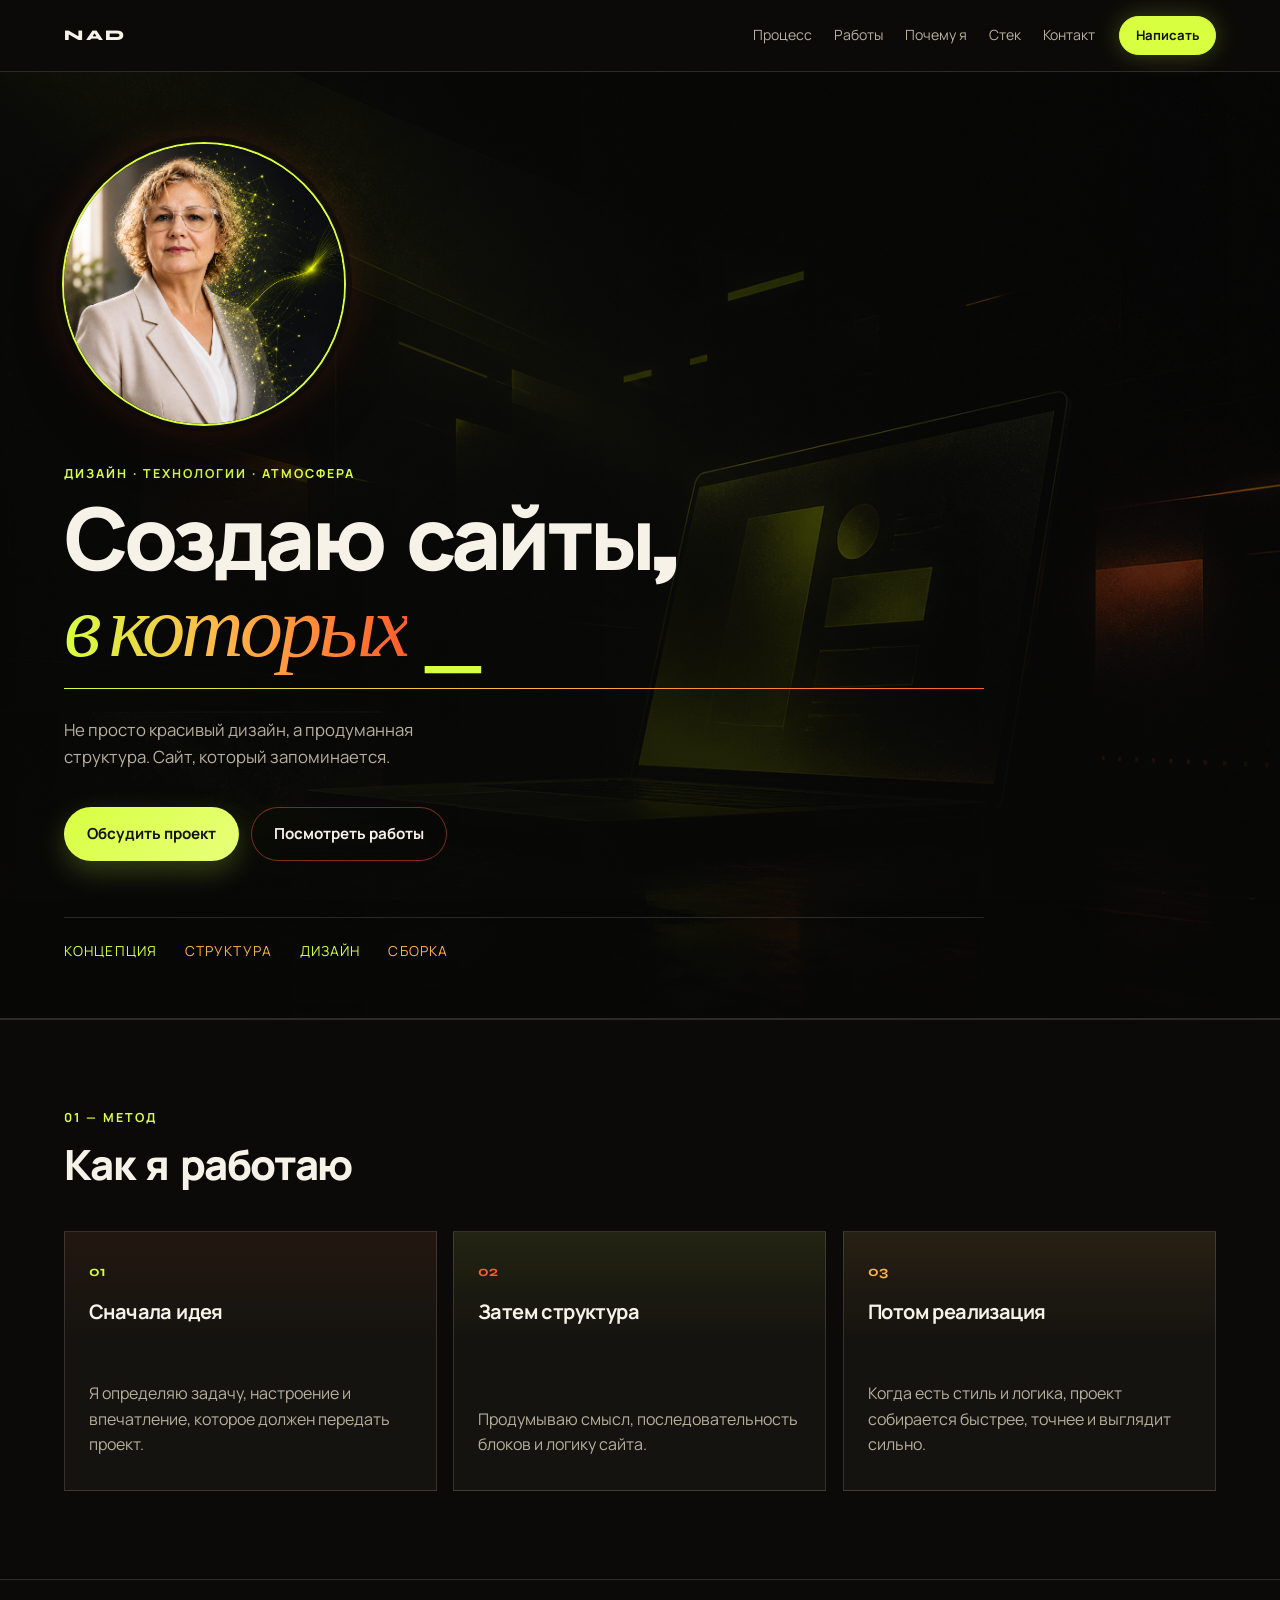
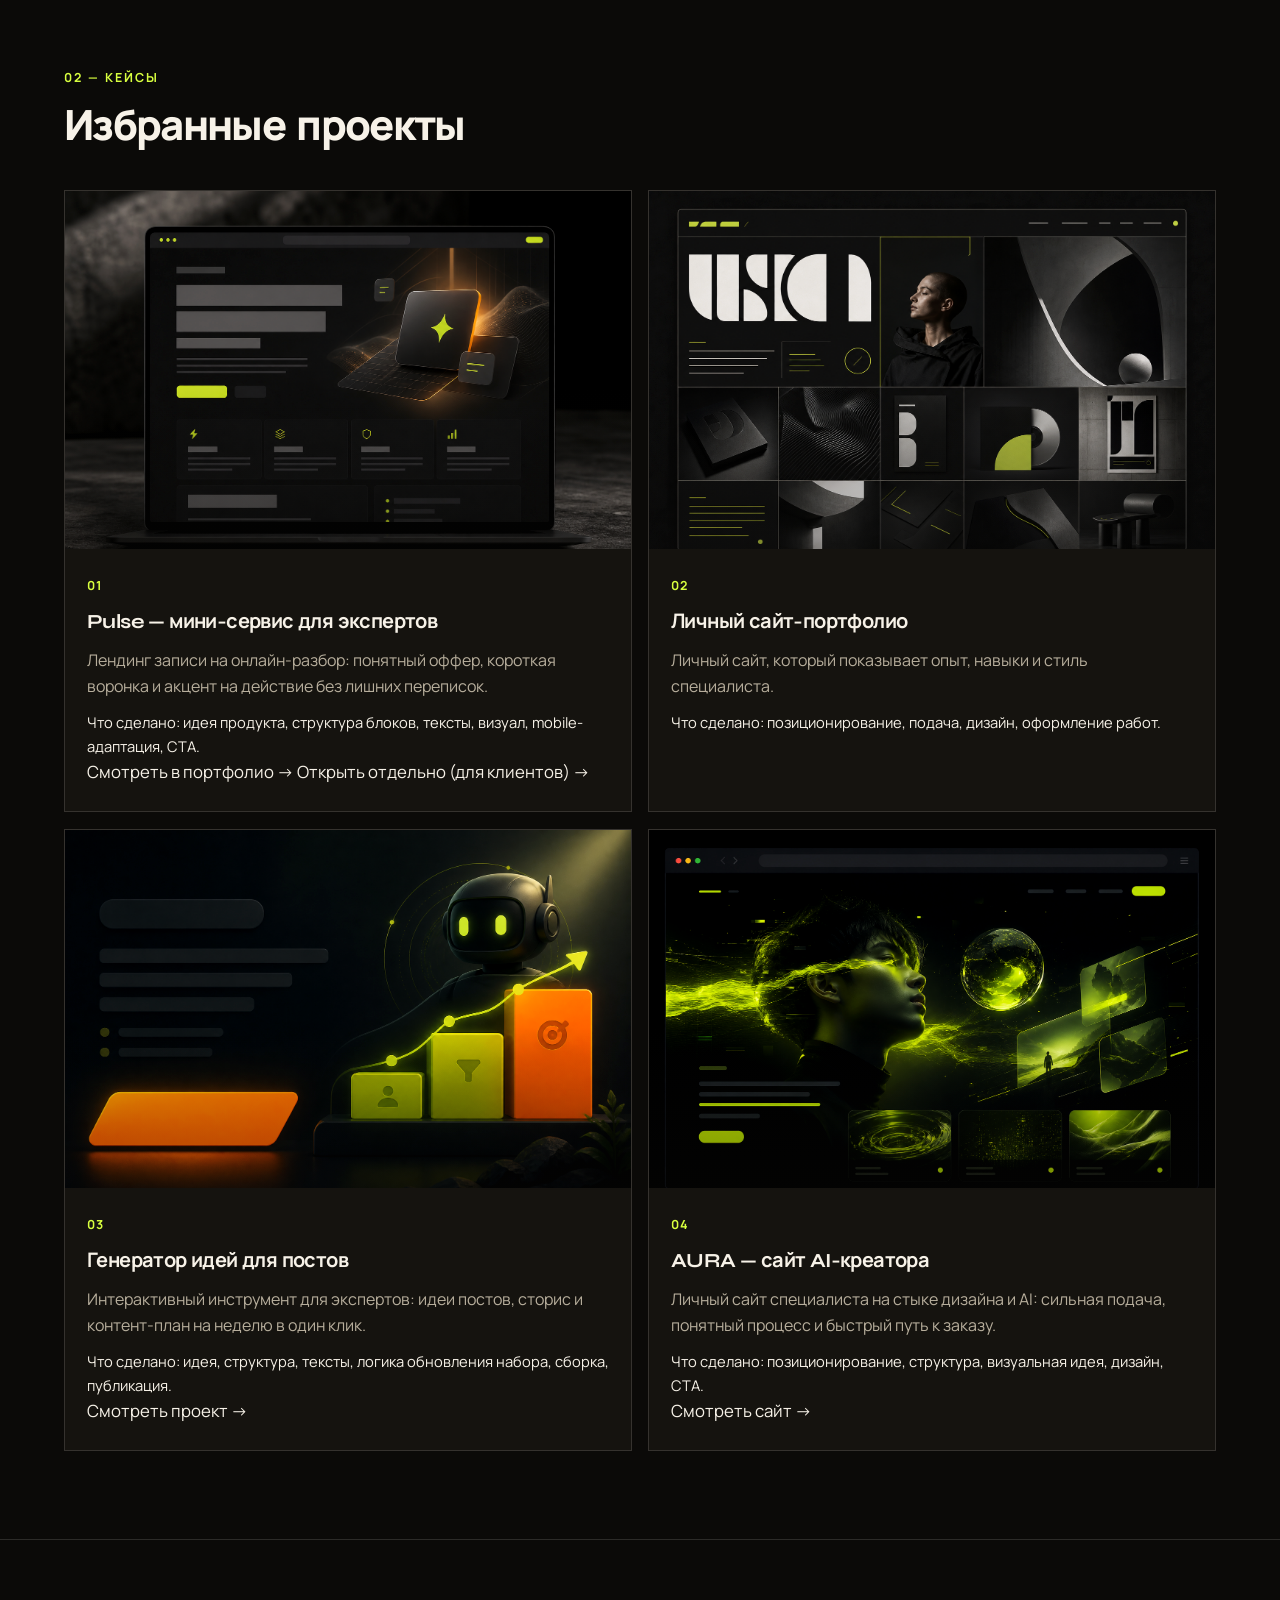
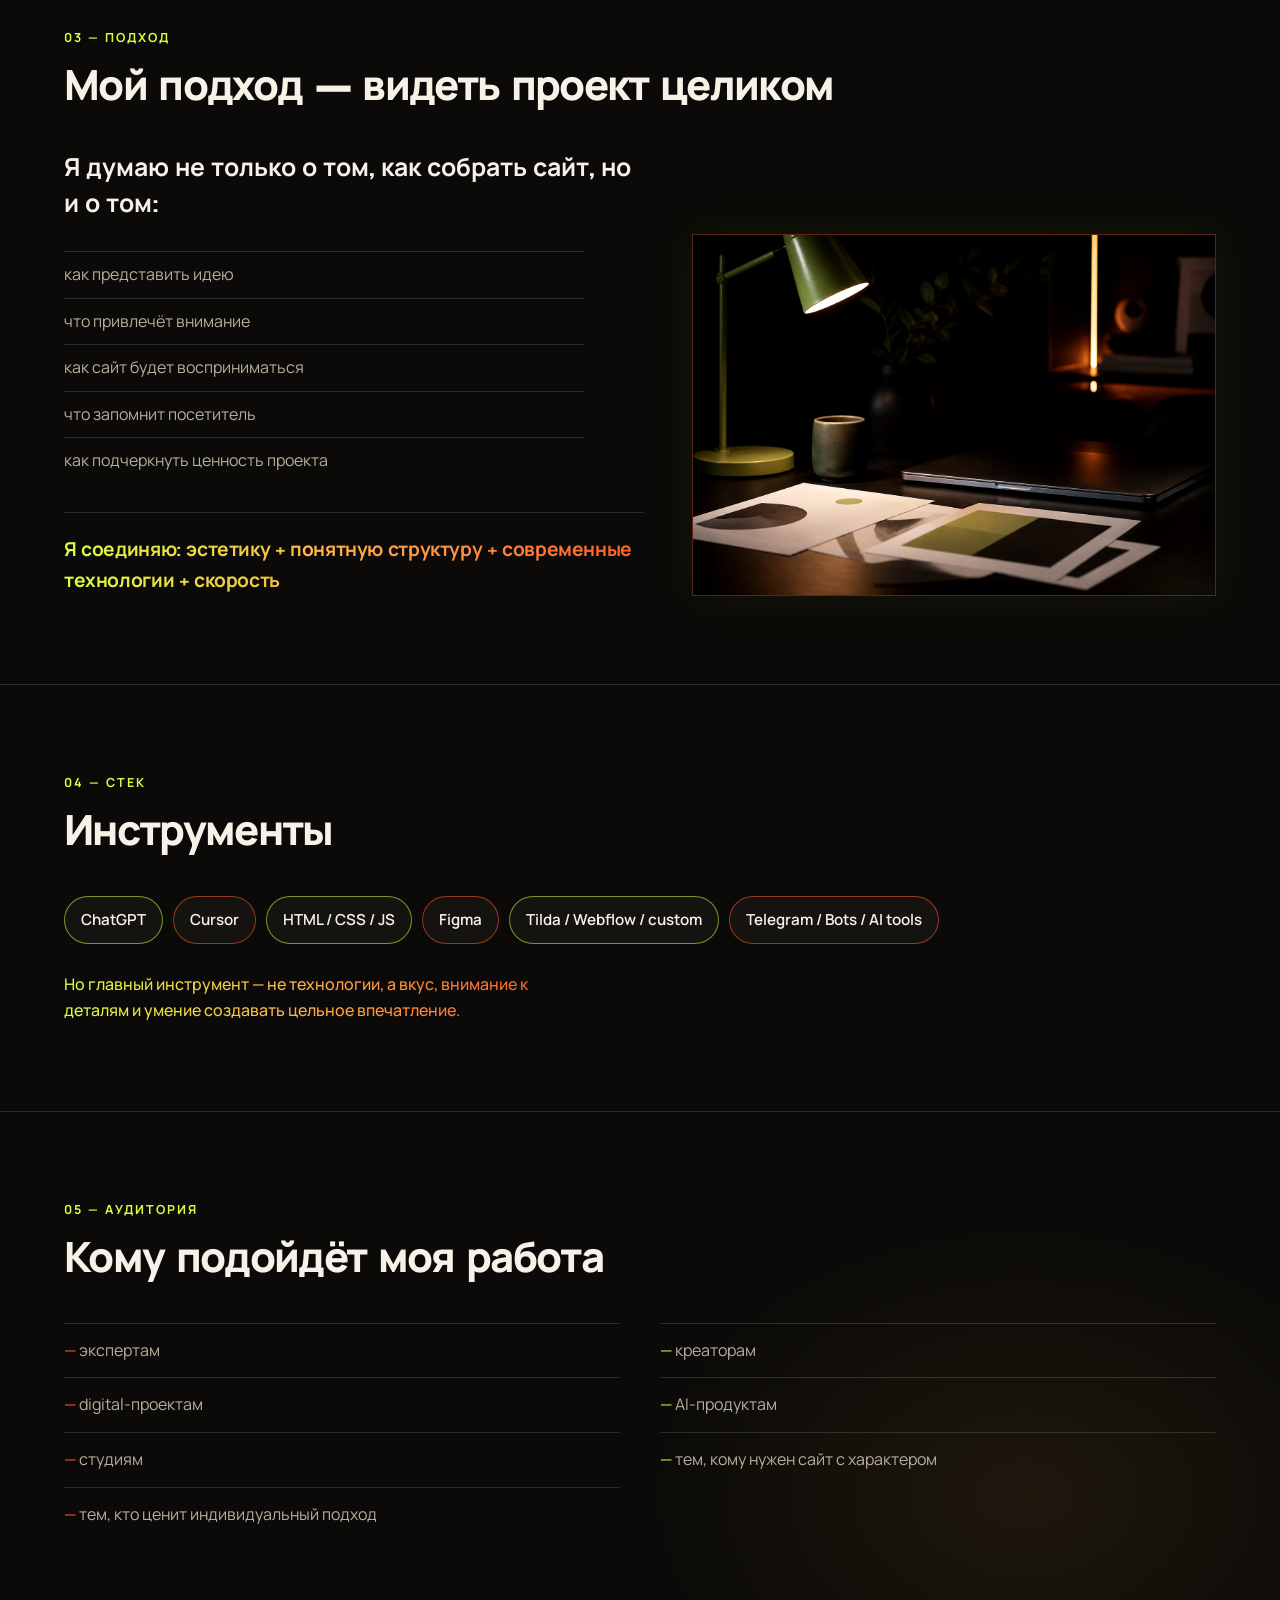
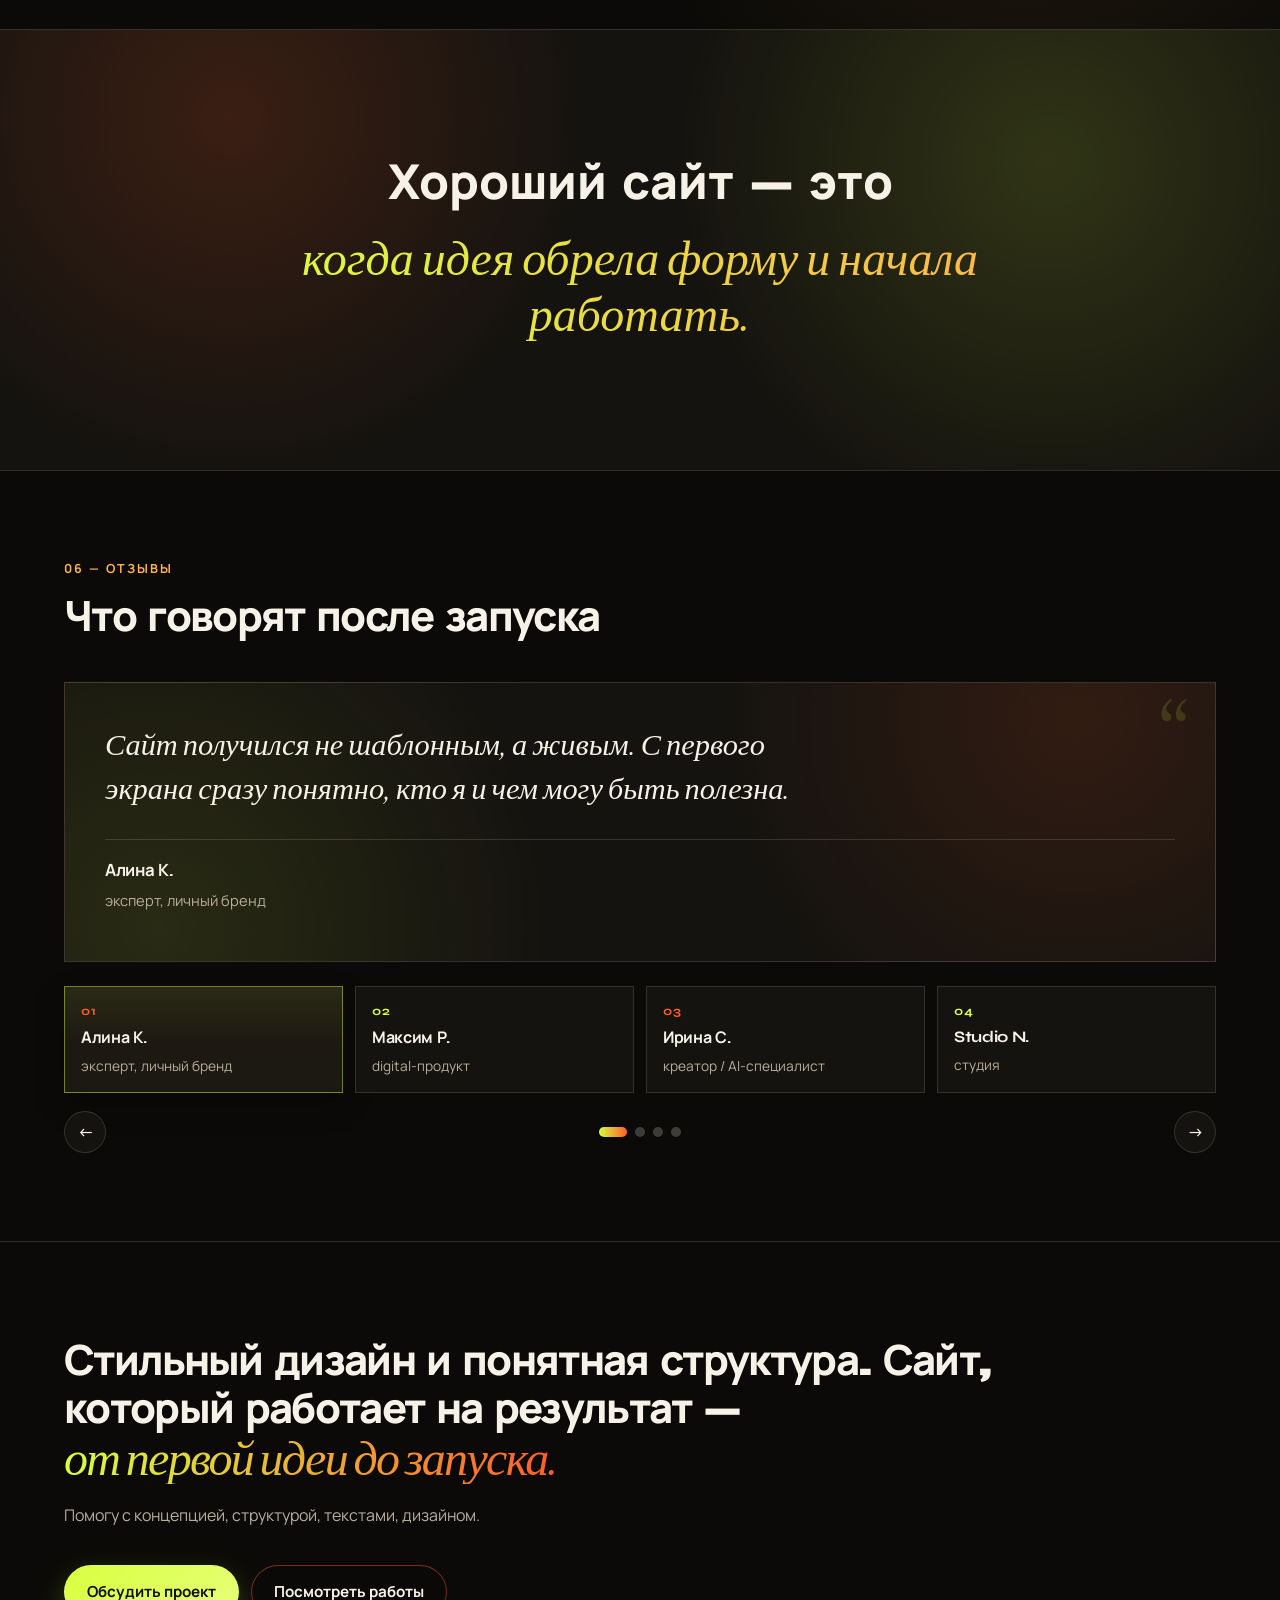
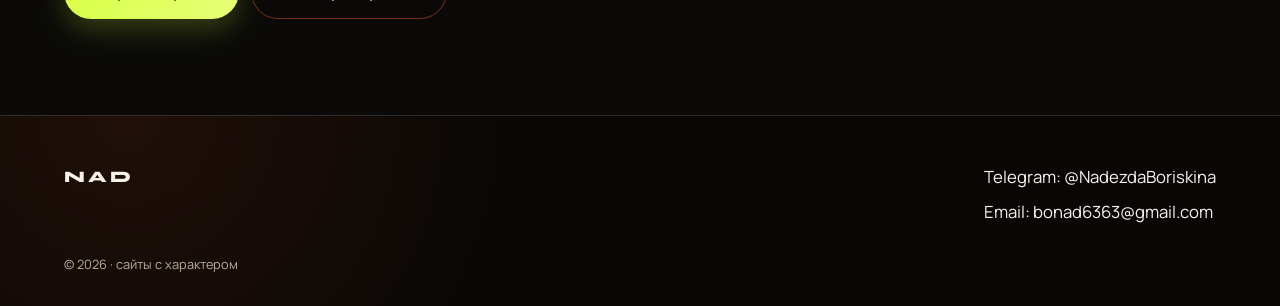
<file: index.html>
﻿<!DOCTYPE html>
<html lang="ru">
<head>
  <meta charset="UTF-8" />
  <meta name="viewport" content="width=device-width, initial-scale=1.0" />
  <title>NAD — сайты с характером</title>
  <meta name="description" content="Концепция, структура, дизайн, сборка. От первой идеи до готовой страницы." />
  <link rel="preconnect" href="https://fonts.googleapis.com" />
  <link rel="preconnect" href="https://fonts.gstatic.com" crossorigin />
  <link href="https://fonts.googleapis.com/css2?family=Instrument+Serif:ital@0;1&family=Manrope:wght@400;500;600;700&family=Syne:wght@500;600;700;800&display=swap" rel="stylesheet" />
  <link rel="stylesheet" href="css/style.css" />
</head>
<body>
  <div class="noise" aria-hidden="true"></div>

  <header class="header">
    <a class="logo" href="#top">NAD</a>
    <input class="nav-toggle" type="checkbox" id="nav-toggle" />
    <label class="burger" for="nav-toggle" aria-label="Меню">
      <span></span>
    </label>
    <nav class="nav">
      <a href="#process">Процесс</a>
      <a href="#projects">Работы</a>
      <a href="#why">Почему я</a>
      <a href="#tools">Стек</a>
      <a href="#contact">Контакт</a>
    </nav>
    <a class="header-cta" href="https://t.me/NadezdaBoriskina" target="_blank" rel="noopener">Написать</a>
  </header>

  <main id="top">
    <section class="hero">
      <div class="hero-media" aria-hidden="true">
        <img src="images/hero-atmosphere.png" alt="" />
      </div>
      <div class="hero-content">
        <figure class="hero-portrait">
          <img src="images/portrait.png" alt="NAD — портрет" />
        </figure>
        <div class="hero-copy">
          <p class="kicker">ДИЗАЙН · ТЕХНОЛОГИИ · АТМОСФЕРА</p>
          <h1
            class="text-type"
            data-text-type
            data-texts="Создаю сайты,\nв которых есть\nэнергия и характер"
            data-typing-speed="75"
            data-deleting-speed="50"
            data-pause-duration="1500"
            data-cursor-blink="0.5"
            data-cursor-character="_"
          >Создаю сайты,
в которых есть
<em>энергия и характер</em></h1>
          <p class="hero-lead">
            Не просто красивый дизайн, а продуманная структура. Сайт, который запоминается.
          </p>
          <div class="hero-actions">
            <a class="btn btn-primary" href="https://t.me/NadezdaBoriskina" target="_blank" rel="noopener">Обсудить проект</a>
            <a class="btn btn-ghost" href="#projects">Посмотреть работы</a>
          </div>
          <div class="hero-meta">
            <span>Концепция</span>
            <span>Структура</span>
            <span>Дизайн</span>
            <span>Сборка</span>
          </div>
        </div>
      </div>
    </section>

    <section class="section" id="process">
      <div class="section-head" data-reveal>
        <p class="kicker">01 — Метод</p>
        <h2>Как я работаю</h2>
      </div>
      <div class="process-grid">
        <article class="process-card" data-reveal>
          <span class="num">01</span>
          <h3>Сначала идея</h3>
          <p>Я определяю задачу, настроение и впечатление, которое должен передать проект.</p>
        </article>
        <article class="process-card" data-reveal>
          <span class="num">02</span>
          <h3>Затем структура</h3>
          <p>Продумываю смысл, последовательность блоков и логику сайта.</p>
        </article>
        <article class="process-card" data-reveal>
          <span class="num">03</span>
          <h3>Потом реализация</h3>
          <p>Когда есть стиль и логика, проект собирается быстрее, точнее и выглядит сильно.</p>
        </article>
      </div>
    </section>

    <section class="section" id="projects">
      <div class="section-head" data-reveal>
        <p class="kicker">02 — Кейсы</p>
        <h2>Избранные проекты</h2>
      </div>
      <div class="projects-grid">
        <article class="project" data-reveal>
          <div class="project-visual">
            <a href="pulse/index.html">
              <img src="images/project-landing.png" alt="Превью лендинга Pulse — мини-сервис для экспертов" />
            </a>
          </div>
          <div class="project-body">
            <span class="project-index">01</span>
            <h3><a href="pulse/index.html">Pulse — мини-сервис для экспертов</a></h3>
            <p>Лендинг записи на онлайн-разбор: понятный оффер, короткая воронка и акцент на действие без лишних переписок.</p>
            <p class="done">Что сделано: идея продукта, структура блоков, тексты, визуал, mobile-адаптация, CTA.</p>
            <a class="project-link" href="pulse/index.html">Смотреть в портфолио →</a>
            <a class="project-link" href="https://bonad6363-tech.github.io/pulse-landing/" target="_blank" rel="noopener">Открыть отдельно (для клиентов) →</a>
          </div>
        </article>

        <article class="project" data-reveal>
          <div class="project-visual">
            <img src="images/project-portfolio.png" alt="Превью личного сайта-портфолио" />
          </div>
          <div class="project-body">
            <span class="project-index">02</span>
            <h3>Личный сайт-портфолио</h3>
            <p>Личный сайт, который показывает опыт, навыки и стиль специалиста.</p>
            <p class="done">Что сделано: позиционирование, подача, дизайн, оформление работ.</p>
          </div>
        </article>

        <article class="project" data-reveal>
          <div class="project-visual">
            <a href="https://bonad6363-tech.github.io/Lesson--3-VC-test/" target="_blank" rel="noopener">
              <img src="images/project-funnel.png" alt="Превью генератора идей для постов" />
            </a>
          </div>
          <div class="project-body">
            <span class="project-index">03</span>
            <h3><a href="https://bonad6363-tech.github.io/Lesson--3-VC-test/" target="_blank" rel="noopener">Генератор идей для постов</a></h3>
            <p>Интерактивный инструмент для экспертов: идеи постов, сторис и контент-план на неделю в один клик.</p>
            <p class="done">Что сделано: идея, структура, тексты, логика обновления набора, сборка, публикация.</p>
            <a class="project-link" href="https://bonad6363-tech.github.io/Lesson--3-VC-test/" target="_blank" rel="noopener">Смотреть проект →</a>
          </div>
        </article>

        <article class="project" data-reveal>
          <div class="project-visual">
            <a href="aura/index.html">
              <img src="images/project-ai-creator.png" alt="Превью сайта AURA — AI-креатор" />
            </a>
          </div>
          <div class="project-body">
            <span class="project-index">04</span>
            <h3><a href="aura/index.html">AURA — сайт AI-креатора</a></h3>
            <p>Личный сайт специалиста на стыке дизайна и AI: сильная подача, понятный процесс и быстрый путь к заказу.</p>
            <p class="done">Что сделано: позиционирование, структура, визуальная идея, дизайн, CTA.</p>
            <a class="project-link" href="aura/index.html">Смотреть сайт →</a>
          </div>
        </article>
      </div>
    </section>

    <section class="section why" id="why">
      <div class="section-head" data-reveal>
        <p class="kicker">03 — Подход</p>
        <h2>Мой подход — видеть проект целиком</h2>
      </div>
      <div class="why-layout">
        <div class="why-copy" data-reveal>
          <p class="why-lead">Я думаю не только о том, как собрать сайт, но и о том:</p>
          <div class="why-cols">
            <ul>
              <li>как представить идею</li>
              <li>что привлечёт внимание</li>
              <li>как сайт будет восприниматься</li>
              <li>что запомнит посетитель</li>
              <li>как подчеркнуть ценность проекта</li>
            </ul>
          </div>
          <p class="formula">Я соединяю: эстетику + понятную структуру + современные технологии + скорость</p>
        </div>
        <figure class="why-photo" data-reveal="fade">
          <img src="images/approach-workspace.png" alt="Атмосфера рабочей среды" />
        </figure>
      </div>
    </section>

    <section class="section" id="tools">
      <div class="section-head" data-reveal>
        <p class="kicker">04 — Стек</p>
        <h2>Инструменты</h2>
      </div>
      <div class="badges">
        <span data-reveal data-glow="lime">ChatGPT</span>
        <span data-reveal data-glow="orange">Cursor</span>
        <span data-reveal data-glow="lime">HTML / CSS / JS</span>
        <span data-reveal data-glow="orange">Figma</span>
        <span data-reveal data-glow="lime">Tilda / Webflow / custom</span>
        <span data-reveal data-glow="orange">Telegram / Bots / AI tools</span>
      </div>
      <p class="tools-note" data-reveal>Но главный инструмент — не технологии, а вкус, внимание к деталям и умение создавать цельное впечатление.</p>
    </section>

    <section class="section" id="audience">
      <div class="section-head" data-reveal>
        <p class="kicker">05 — Аудитория</p>
        <h2>Кому подойдёт моя работа</h2>
      </div>
      <ul class="audience">
        <li data-reveal>экспертам</li>
        <li data-reveal>креаторам</li>
        <li data-reveal>digital-проектам</li>
        <li data-reveal>AI-продуктам</li>
        <li data-reveal>студиям</li>
        <li data-reveal>тем, кому нужен сайт с характером</li>
        <li data-reveal>тем, кто ценит индивидуальный подход</li>
      </ul>
    </section>

    <section class="manifesto" id="manifesto" data-reveal="scale">
      <p>
        Хороший сайт — это
        <em> когда идея обрела форму и начала работать.</em>
      </p>
    </section>

    <section class="section testimonials" id="testimonials">
      <div class="section-head" data-reveal>
        <p class="kicker">06 — Отзывы</p>
        <h2>Что говорят после запуска</h2>
      </div>

      <div class="testimonials-shell" data-reveal>
        <article class="testimonial-panel is-active" aria-live="polite">
          <span class="testimonial-mark" aria-hidden="true">“</span>
          <blockquote class="testimonial-quote"></blockquote>
          <footer class="testimonial-meta">
            <p class="testimonial-name"></p>
            <p class="testimonial-role"></p>
          </footer>
        </article>

        <div class="testimonials-controls">
          <div class="testimonial-cards" role="tablist" aria-label="Отзывы клиентов"></div>
          <div class="testimonials-nav">
            <button class="testimonial-arrow testimonial-arrow--prev" type="button" aria-label="Предыдущий отзыв">←</button>
            <div class="testimonial-dots" role="tablist" aria-label="Выбор отзыва"></div>
            <button class="testimonial-arrow testimonial-arrow--next" type="button" aria-label="Следующий отзыв">→</button>
          </div>
        </div>
      </div>
    </section>

    <section class="cta" id="cta" data-reveal>
      <div class="cta-glow" aria-hidden="true"></div>
      <h2>Стильный дизайн и понятная структура. Сайт, который работает на результат — <em>от первой идеи до запуска.</em></h2>
      <p>Помогу с концепцией, структурой, текстами, дизайном.</p>
      <div class="hero-actions">
        <a class="btn btn-primary" href="https://t.me/NadezdaBoriskina" target="_blank" rel="noopener">Обсудить проект</a>
        <a class="btn btn-ghost" href="#projects">Посмотреть работы</a>
      </div>
    </section>
  </main>

  <footer class="footer" id="contact">
    <div class="footer-top">
      <p class="footer-brand">NAD</p>
      <div class="footer-contacts">
        <a href="https://t.me/NadezdaBoriskina" target="_blank" rel="noopener">Telegram: @NadezdaBoriskina</a>
        <a href="mailto:bonad6363@gmail.com">Email: bonad6363@gmail.com</a>
      </div>
    </div>
    <p class="copy">© 2026 · сайты с характером</p>
  </footer>
  <script src="js/text-type.js" defer></script>
  <script src="js/reveal.js" defer></script>
  <script src="js/testimonials.js" defer></script>
</body>
</html>
</file>
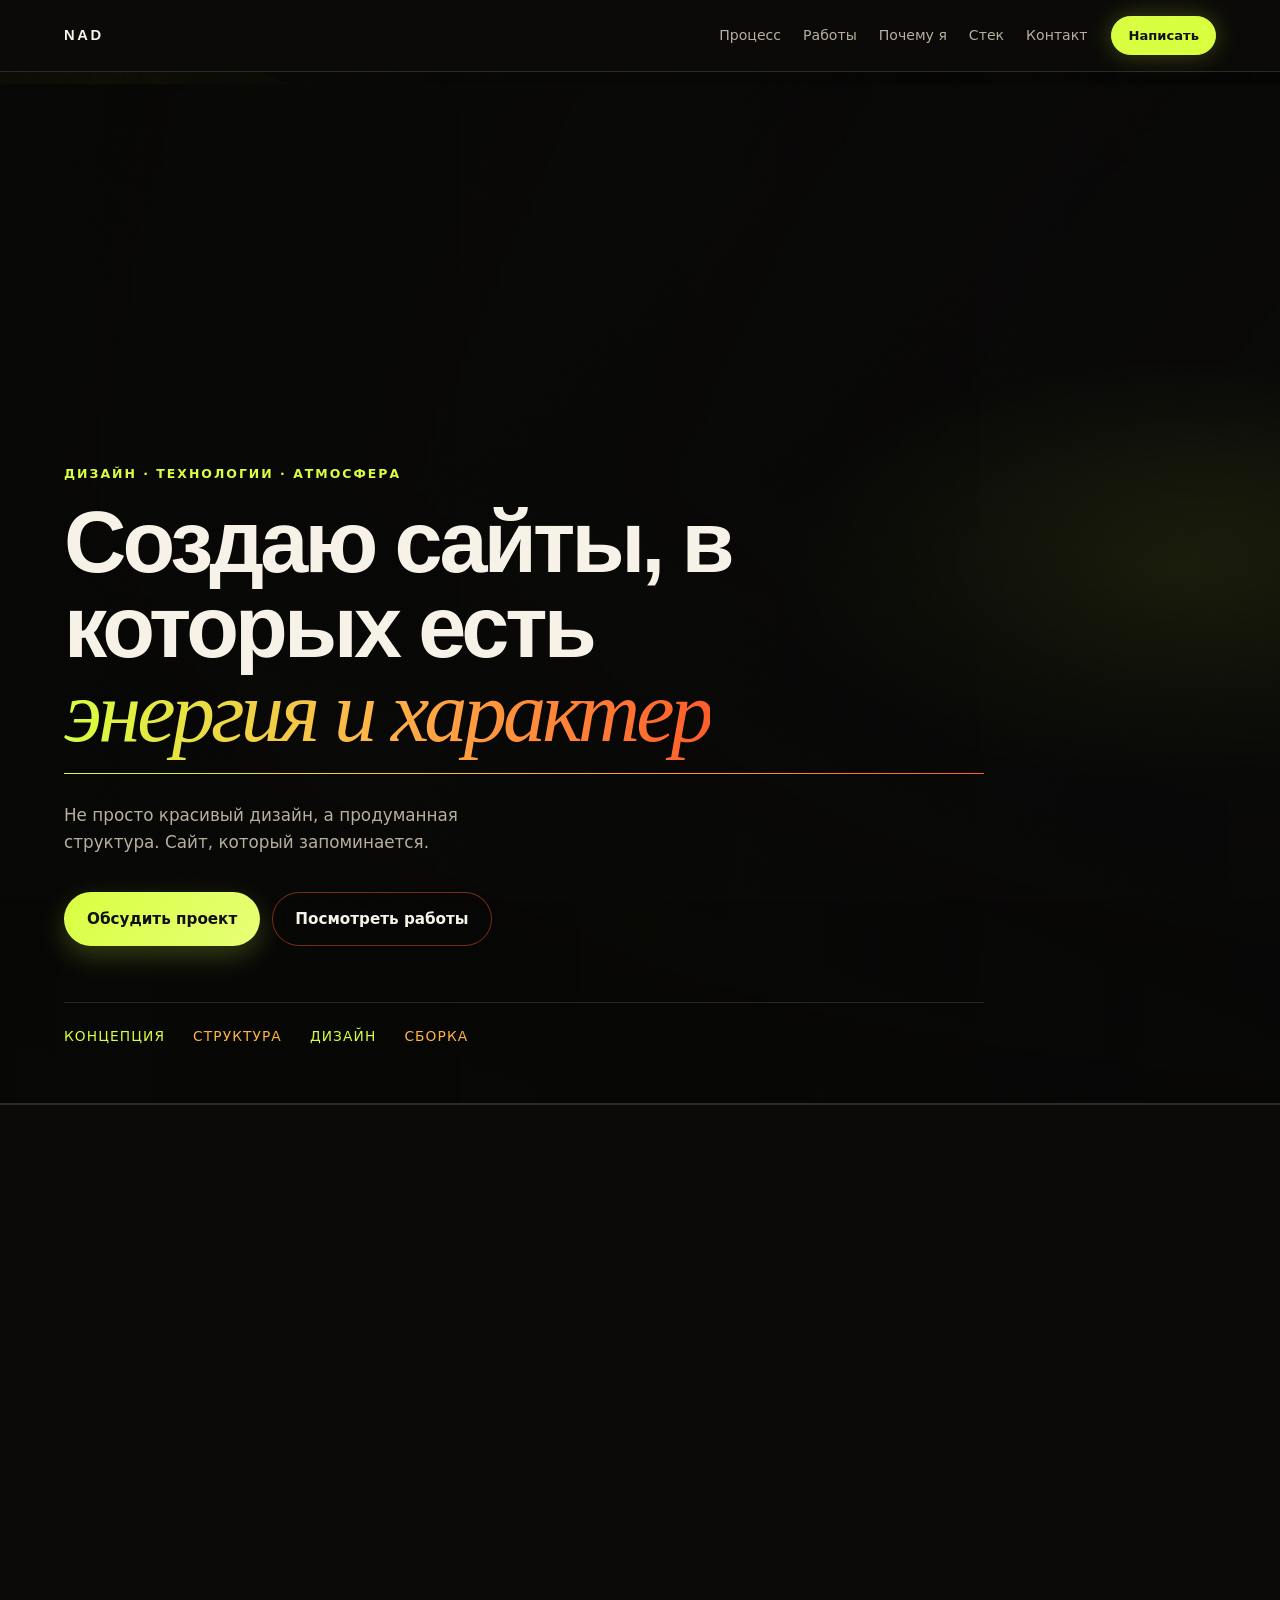
<file: html/index.html>
<!DOCTYPE html>
<html lang="ru">
<head>
  <meta charset="UTF-8" />
  <meta http-equiv="refresh" content="0; url=../index.html" />
  <title>Переход на сайт NAD</title>
  <link rel="canonical" href="../index.html" />
</head>
<body>
  <p>Сайт перенесён: <a href="../index.html">открыть главную страницу</a>.</p>
</body>
</html>
</file>
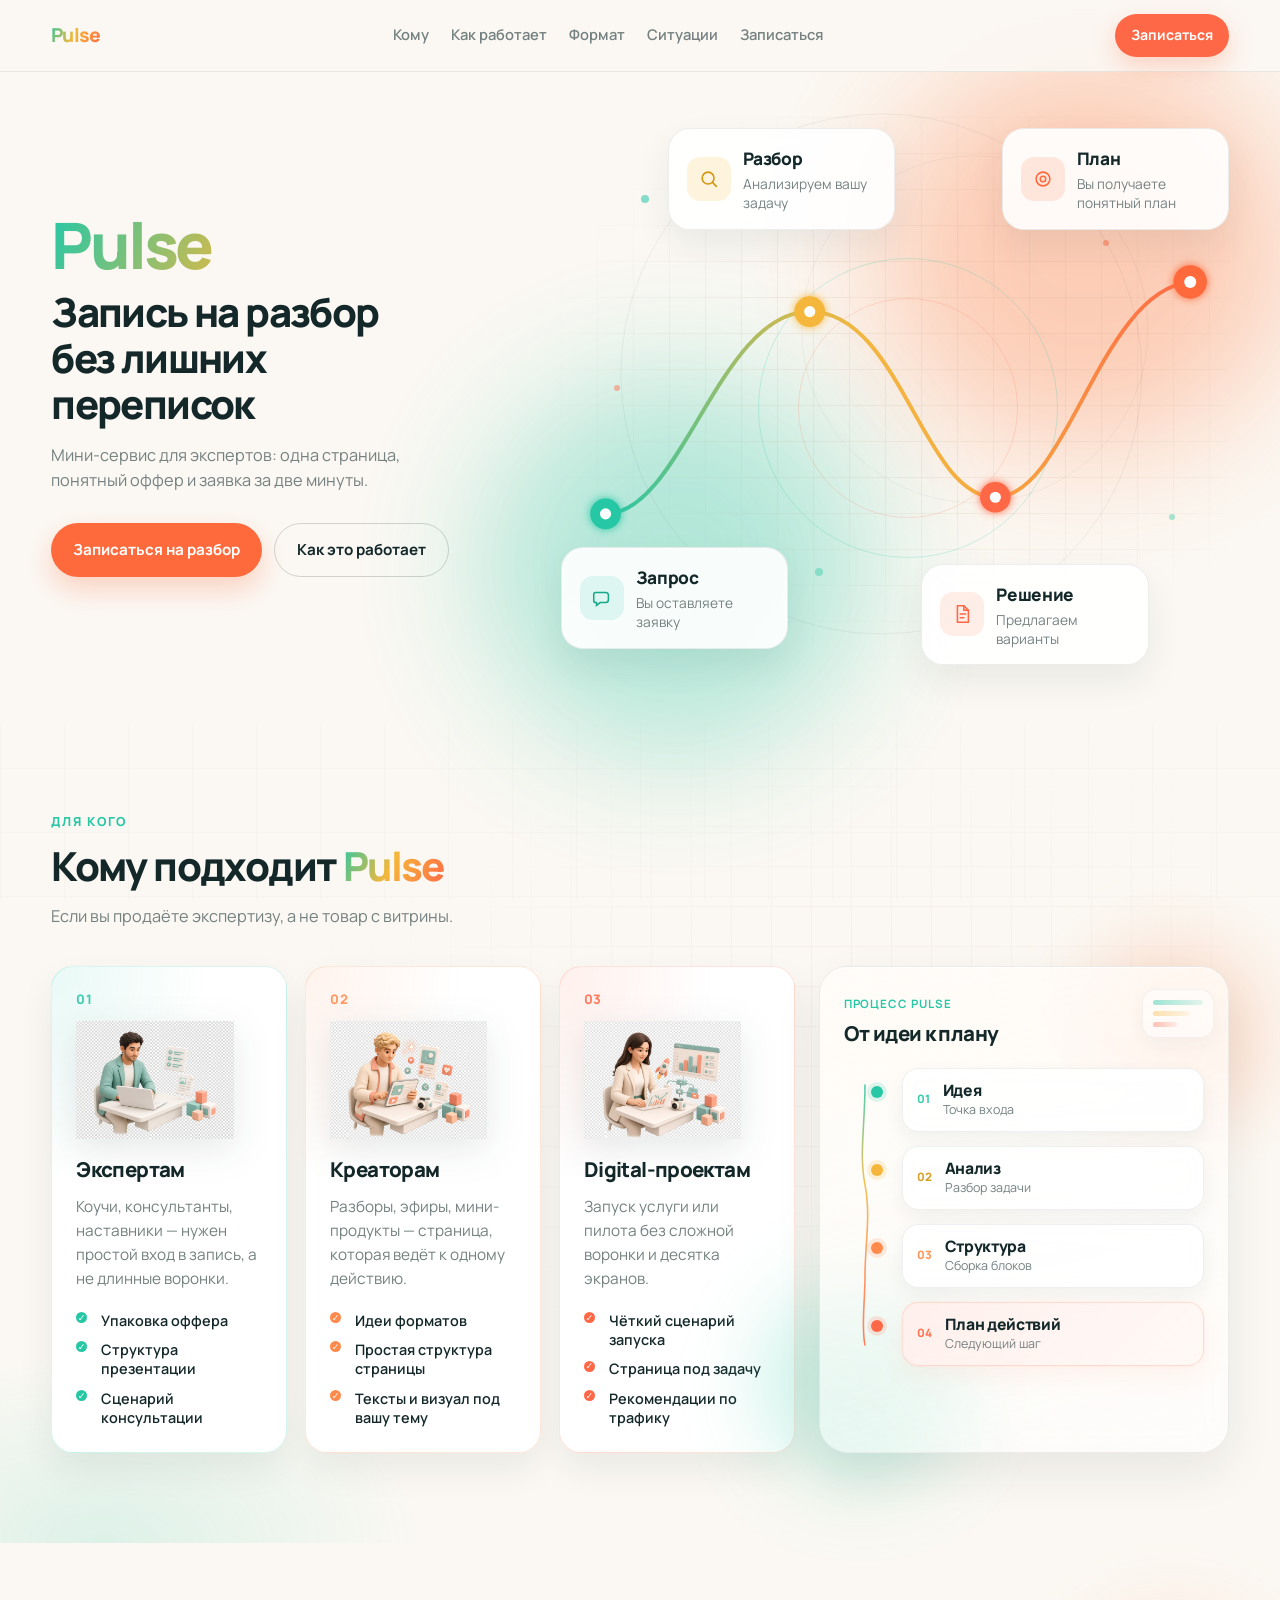
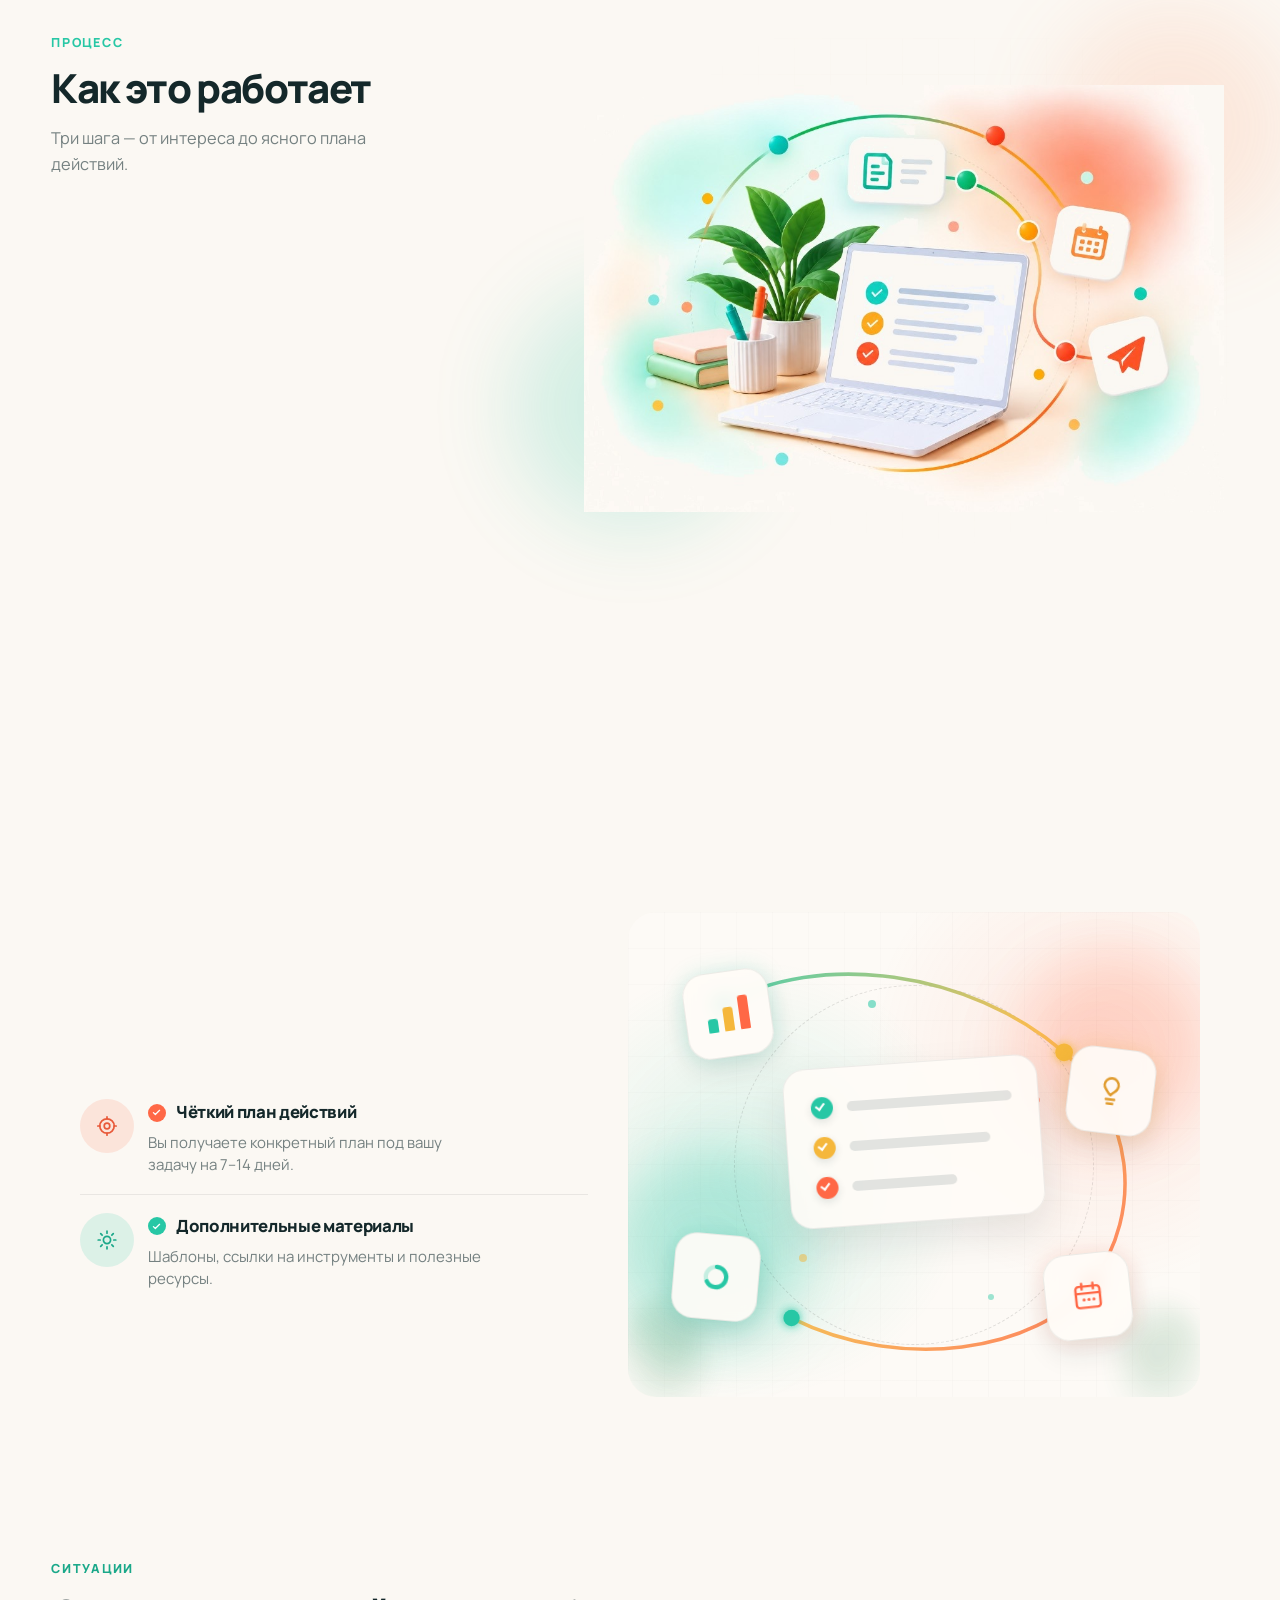
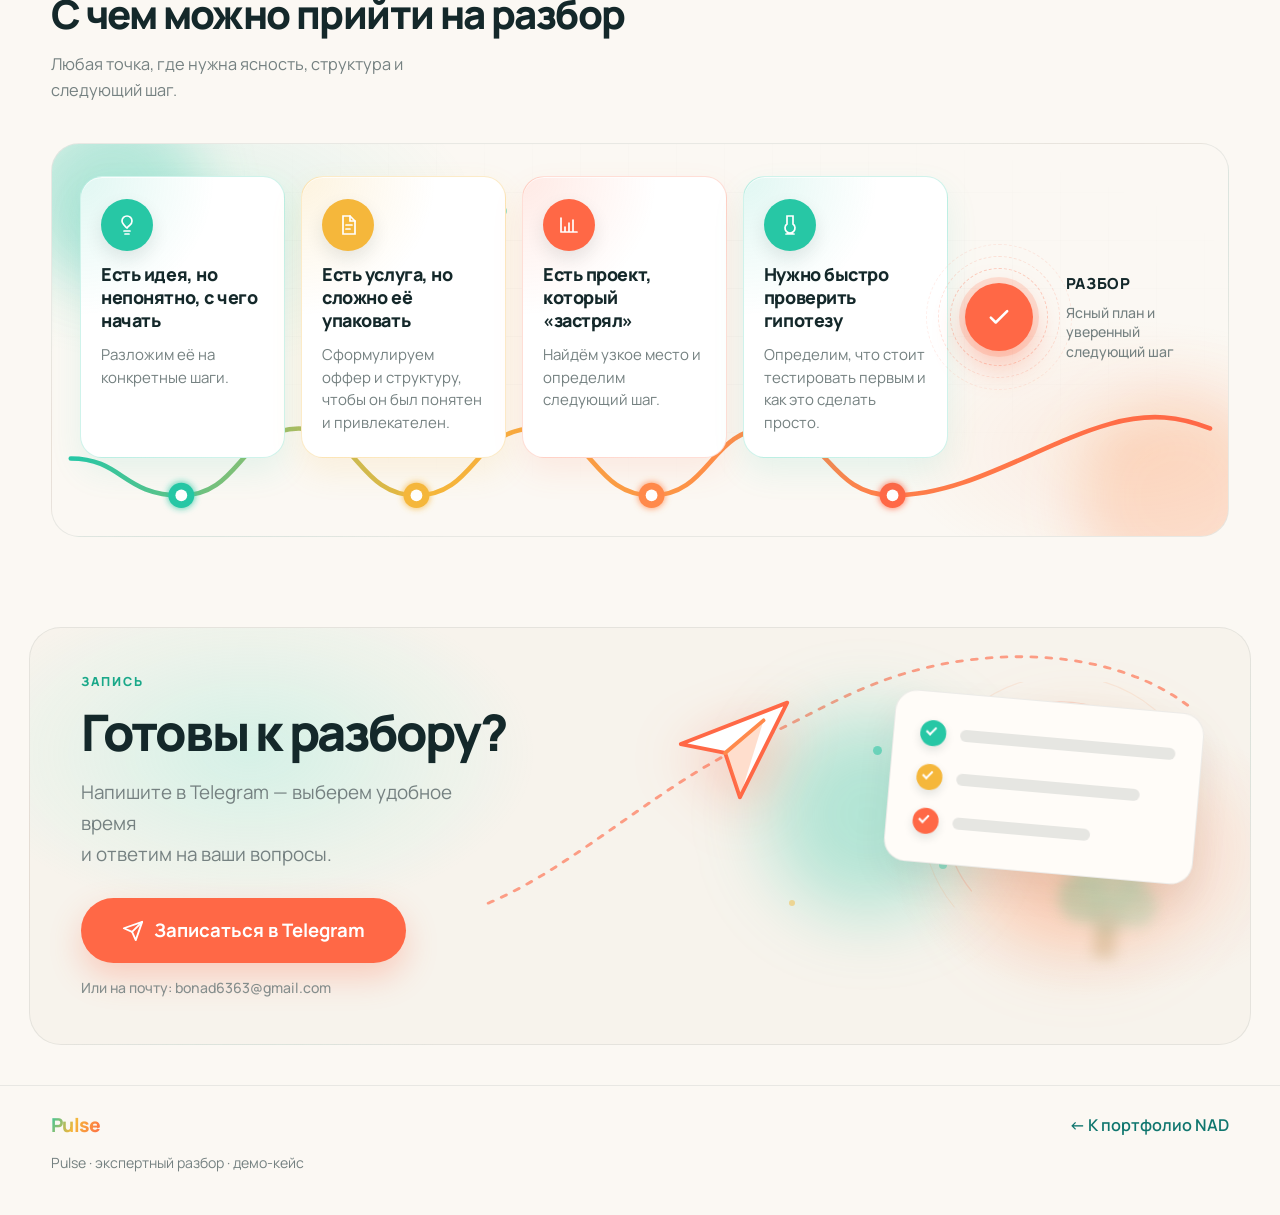
<file: pulse/index.html>
<!DOCTYPE html>
<html lang="ru">
<head>
  <meta charset="UTF-8" />
  <meta name="viewport" content="width=device-width, initial-scale=1.0" />
  <title>Pulse — ясный план для вашего следующего шага</title>
  <meta name="description" content="Экспертный разбор: разбираем задачу, структуру и возможности, чтобы вы точно знали, что делать дальше." />
  <link rel="preconnect" href="https://fonts.googleapis.com" />
  <link rel="preconnect" href="https://fonts.gstatic.com" crossorigin />
  <link href="https://fonts.googleapis.com/css2?family=Manrope:wght@400;500;600;700;800&display=swap" rel="stylesheet" />
  <link rel="stylesheet" href="css/style.css?v=howScale1" />
  <link rel="stylesheet" href="css/mobile.css?v=howScale1" />
</head>
<body>
  <div class="page-grid" aria-hidden="true"></div>

  <header class="header">
    <a class="logo" href="#top">Pulse</a>
    <input class="nav-toggle" type="checkbox" id="nav-toggle" />
    <label class="burger" for="nav-toggle" aria-label="Открыть меню">
      <span></span>
    </label>
    <nav class="nav" aria-label="Навигация">
      <a href="#who">Кому</a>
      <a href="#how">Как работает</a>
      <a href="#inside">Формат</a>
      <a href="#situations">Ситуации</a>
      <a class="nav-cta" href="#book">Записаться</a>
    </nav>
    <a class="btn btn-primary btn-sm header-cta" href="https://t.me/NadezdaBoriskina" target="_blank" rel="noopener">Записаться</a>
  </header>

  <main id="top">
    <section class="hero">
      <div class="hero-inner">
        <div class="hero-copy">
          <p class="brand-hero">Pulse</p>
          <h1>Запись на разбор<br />без лишних переписок</h1>
          <p class="hero-lead">
            Мини-сервис для экспертов: одна страница, понятный оффер и заявка за две минуты.
          </p>
          <div class="hero-actions">
            <a class="btn btn-primary" href="https://t.me/NadezdaBoriskina" target="_blank" rel="noopener">
              Записаться на разбор
            </a>
            <a class="btn btn-ghost" href="#how">Как это работает</a>
          </div>
        </div>

        <div class="hero-visual" aria-label="Путь клиента: Запрос, Разбор, Решение, План">
          <div class="flow-stage">
            <div class="pulse-base" aria-hidden="true">
              <span class="orb orb-a"></span>
              <span class="orb orb-b"></span>
              <span class="pulse-ring"></span>
              <span class="pulse-ring pulse-ring--delay"></span>
            </div>

            <div class="flow-grid" aria-hidden="true"></div>
            <div class="flow-rings" aria-hidden="true"></div>

            <span class="deco deco-1" aria-hidden="true"></span>
            <span class="deco deco-2" aria-hidden="true"></span>
            <span class="deco deco-3" aria-hidden="true"></span>
            <span class="deco deco-4" aria-hidden="true"></span>
            <span class="deco deco-5" aria-hidden="true"></span>
            <span class="deco deco-6" aria-hidden="true"></span>
            <span class="deco deco-7" aria-hidden="true"></span>

            <svg class="flow-line" viewBox="0 0 720 420" fill="none" aria-hidden="true" preserveAspectRatio="xMidYMid meet">
              <defs>
                <linearGradient id="flowGrad" x1="40" y1="320" x2="680" y2="70" gradientUnits="userSpaceOnUse">
                  <stop stop-color="#27C7A5"/>
                  <stop offset="0.48" stop-color="#F3B63F"/>
                  <stop offset="1" stop-color="#FF6846"/>
                </linearGradient>
                <filter id="nodeGlow" x="-100%" y="-100%" width="300%" height="300%">
                  <feGaussianBlur stdDeviation="4.5" result="b"/>
                  <feMerge>
                    <feMergeNode in="b"/>
                    <feMergeNode in="SourceGraphic"/>
                  </feMerge>
                </filter>
              </defs>
              <path
                d="M48 336 C 130 336, 170 118, 268 118 S 390 318, 468 318 S 580 96, 678 86"
                stroke="url(#flowGrad)"
                stroke-width="4.2"
                stroke-linecap="round"
              />
              <g filter="url(#nodeGlow)">
                <circle cx="48" cy="336" r="16.5" fill="#27C7A5"/>
                <circle cx="48" cy="336" r="6" fill="#FFFFFF"/>
                <circle cx="268" cy="118" r="16.5" fill="#F5B73B"/>
                <circle cx="268" cy="118" r="6" fill="#FFFFFF"/>
                <circle cx="468" cy="318" r="16.5" fill="#FF6846"/>
                <circle cx="468" cy="318" r="6" fill="#FFFFFF"/>
                <circle cx="678" cy="86" r="18" fill="#FF6A3D"/>
                <circle cx="678" cy="86" r="6.5" fill="#FFFFFF"/>
              </g>
            </svg>

            <article class="flow-card flow-card--1">
              <span class="flow-icon flow-icon--mint" aria-hidden="true">
                <svg width="22" height="22" viewBox="0 0 24 24" fill="none"><path d="M5 6h11a3 3 0 013 3v5a3 3 0 01-3 3H10l-4 3v-3H5a2 2 0 01-2-2V8a2 2 0 012-2z" stroke="currentColor" stroke-width="1.7"/></svg>
              </span>
              <div>
                <h3>Запрос</h3>
                <p>Вы оставляете заявку</p>
              </div>
            </article>

            <article class="flow-card flow-card--2">
              <span class="flow-icon flow-icon--sun" aria-hidden="true">
                <svg width="22" height="22" viewBox="0 0 24 24" fill="none"><circle cx="11" cy="11" r="6.5" stroke="currentColor" stroke-width="1.7"/><path d="M16 16l4 4" stroke="currentColor" stroke-width="1.7" stroke-linecap="round"/></svg>
              </span>
              <div>
                <h3>Разбор</h3>
                <p>Анализируем вашу задачу</p>
              </div>
            </article>

            <article class="flow-card flow-card--3">
              <span class="flow-icon flow-icon--coral" aria-hidden="true">
                <svg width="22" height="22" viewBox="0 0 24 24" fill="none"><path d="M7 3h7l5 5v13H7V3z" stroke="currentColor" stroke-width="1.7"/><path d="M14 3v5h5M10 12h6M10 16h4" stroke="currentColor" stroke-width="1.7" stroke-linecap="round"/></svg>
              </span>
              <div>
                <h3>Решение</h3>
                <p>Предлагаем варианты</p>
              </div>
            </article>

            <article class="flow-card flow-card--4">
              <span class="flow-icon flow-icon--orange" aria-hidden="true">
                <svg width="22" height="22" viewBox="0 0 24 24" fill="none"><circle cx="12" cy="12" r="7.5" stroke="currentColor" stroke-width="1.7"/><circle cx="12" cy="12" r="3" stroke="currentColor" stroke-width="1.7"/></svg>
              </span>
              <div>
                <h3>План</h3>
                <p>Вы получаете понятный план</p>
              </div>
            </article>
          </div>
        </div>
      </div>
    </section>

    <section class="section section--who" id="who">
      <div class="section-head who-head" data-reveal>
        <p class="eyebrow who-eyebrow">Для кого</p>
        <h2>Кому подходит <span class="brand-word">Pulse</span></h2>
        <p class="section-lead who-lead">Если вы продаёте экспертизу, а не товар с витрины.</p>
      </div>

      <div class="who-layout">
        <div class="who-cards">
          <article class="who-card who-card--mint" data-reveal>
            <span class="who-num">01</span>
            <div class="who-card-visual" aria-hidden="true">
              <img src="images/who-expert-3d.png" alt="" width="220" height="165" loading="lazy" decoding="async">
            </div>
            <h3>Экспертам</h3>
            <p>Коучи, консультанты, наставники — нужен простой вход в запись, а не длинные воронки.</p>
            <ul class="mini-checks">
              <li>Упаковка оффера</li>
              <li>Структура презентации</li>
              <li>Сценарий консультации</li>
            </ul>
          </article>

          <article class="who-card who-card--sun" data-reveal>
            <span class="who-num">02</span>
            <div class="who-card-visual" aria-hidden="true">
              <img src="images/who-creator-3d.png" alt="" width="220" height="165" loading="lazy" decoding="async">
            </div>
            <h3>Креаторам</h3>
            <p>Разборы, эфиры, мини-продукты — страница, которая ведёт к одному действию.</p>
            <ul class="mini-checks">
              <li>Идеи форматов</li>
              <li>Простая структура страницы</li>
              <li>Тексты и визуал под вашу тему</li>
            </ul>
          </article>

          <article class="who-card who-card--coral" data-reveal>
            <span class="who-num">03</span>
            <div class="who-card-visual" aria-hidden="true">
              <img src="images/who-digital-3d.png" alt="" width="220" height="165" loading="lazy" decoding="async">
            </div>
            <h3>Digital-проектам</h3>
            <p>Запуск услуги или пилота без сложной воронки и десятка экранов.</p>
            <ul class="mini-checks">
              <li>Чёткий сценарий запуска</li>
              <li>Страница под задачу</li>
              <li>Рекомендации по трафику</li>
            </ul>
          </article>
        </div>

        <aside class="who-deco" data-reveal>
          <span class="who-deco-orb who-deco-orb--peach" aria-hidden="true"></span>
          <span class="who-deco-orb who-deco-orb--mint" aria-hidden="true"></span>

          <div class="who-process">
            <p class="who-process-eyebrow">Процесс Pulse</p>
            <h3 class="who-process-title">От идеи к плану</h3>

            <ol class="who-process-steps">
              <li class="who-process-step who-process-step--idea">
                <span class="who-process-node" aria-hidden="true"></span>
                <div class="who-process-card">
                  <span class="who-process-num">01</span>
                  <div>
                    <p class="who-process-name">Идея</p>
                    <p class="who-process-hint">Точка входа</p>
                  </div>
                </div>
              </li>
              <li class="who-process-step who-process-step--analysis">
                <span class="who-process-node" aria-hidden="true"></span>
                <div class="who-process-card">
                  <span class="who-process-num">02</span>
                  <div>
                    <p class="who-process-name">Анализ</p>
                    <p class="who-process-hint">Разбор задачи</p>
                  </div>
                </div>
              </li>
              <li class="who-process-step who-process-step--structure">
                <span class="who-process-node" aria-hidden="true"></span>
                <div class="who-process-card">
                  <span class="who-process-num">03</span>
                  <div>
                    <p class="who-process-name">Структура</p>
                    <p class="who-process-hint">Сборка блоков</p>
                  </div>
                </div>
              </li>
              <li class="who-process-step who-process-step--plan">
                <span class="who-process-node" aria-hidden="true"></span>
                <div class="who-process-card">
                  <span class="who-process-num">04</span>
                  <div>
                    <p class="who-process-name">План действий</p>
                    <p class="who-process-hint">Следующий шаг</p>
                  </div>
                </div>
              </li>
            </ol>

            <svg class="who-process-link" viewBox="0 0 24 280" fill="none" aria-hidden="true" preserveAspectRatio="none">
              <defs>
                <linearGradient id="whoProcessGrad" x1="12" y1="8" x2="12" y2="272" gradientUnits="userSpaceOnUse">
                  <stop stop-color="#27C7A5"/>
                  <stop offset="0.38" stop-color="#F5B73B"/>
                  <stop offset="0.68" stop-color="#FF8A4C"/>
                  <stop offset="1" stop-color="#FF6846"/>
                </linearGradient>
              </defs>
              <path
                d="M12 10 C 12 50, 6 80, 12 110 C 18 140, 12 170, 12 200 C 12 230, 8 250, 12 270"
                stroke="url(#whoProcessGrad)"
                stroke-width="1.6"
                stroke-linecap="round"
                opacity="0.85"
              />
            </svg>

            <div class="who-process-ui who-process-ui--a" aria-hidden="true">
              <span class="who-process-ui-bar"></span>
              <span class="who-process-ui-bar who-process-ui-bar--mid"></span>
              <span class="who-process-ui-bar who-process-ui-bar--short"></span>
            </div>
          </div>
        </aside>
      </div>
    </section>

    <section class="section section--how" id="how">
      <div class="how-layout">
        <div class="how-copy">
          <div class="how-head" data-reveal>
            <p class="eyebrow how-eyebrow">Процесс</p>
            <h2>Как это работает</h2>
            <p class="section-lead how-lead">Три шага — от интереса до ясного плана действий.</p>
          </div>

          <ol class="steps">
            <li data-reveal>
              <span class="step-num step-num--1">1</span>
              <div>
                <h3>Открываете страницу</h3>
                <p>Сразу видно, что за разбор, для кого он и какой результат.</p>
              </div>
            </li>
            <li data-reveal>
              <span class="step-num step-num--2">2</span>
              <div>
                <h3>Выбираете формат</h3>
                <p>Короткий созвон, письменный разбор или мини-сессия — без лишних вопросов.</p>
              </div>
            </li>
            <li data-reveal>
              <span class="step-num step-num--3">3</span>
              <div>
                <h3>Оставляете заявку</h3>
                <p>Имя, контакт и тема. Эксперт отвечает в Telegram — без переписки «в никуда».</p>
              </div>
            </li>
          </ol>
        </div>

        <div class="how-stage how-stage--art" aria-hidden="true" data-reveal>
          <span class="how-stage-orb how-stage-orb--mint"></span>
          <span class="how-stage-orb how-stage-orb--peach"></span>
          <span class="how-stage-grid"></span>

          <div class="how-visual">
            <img src="images/how-stage-chatgpt.jpg" alt="" width="1024" height="682" loading="lazy" decoding="async">
          </div>
        </div>
      </div>
    </section>

    <section class="section section--inside" id="inside">
      <div class="inside-layout">
        <div class="inside-copy">
          <header class="inside-head" data-reveal>
            <p class="eyebrow">Формат</p>
            <h2>Что внутри разбора</h2>
            <p class="section-lead">Не общие советы, а ясный следующий шаг.</p>
          </header>

          <ul class="inside-list">
            <li data-reveal>
              <span class="inside-icon inside-icon--mint" aria-hidden="true">
                <svg viewBox="0 0 24 24" fill="none"><circle cx="11" cy="11" r="6.2" stroke="currentColor" stroke-width="1.7"/><path d="M16 16l4.2 4.2" stroke="currentColor" stroke-width="1.7" stroke-linecap="round"/></svg>
              </span>
              <div class="inside-item-body">
                <h3>
                  <span class="inside-check inside-check--mint" aria-hidden="true">
                    <svg viewBox="0 0 16 16" fill="none"><path d="M3.5 8.2l2.8 2.8 6.2-6.2" stroke="#fff" stroke-width="1.8" stroke-linecap="round" stroke-linejoin="round"/></svg>
                  </span>
                  Анализ вашей ситуации
                </h3>
                <p>Разбираем задачу, контекст, ресурсы и находим ключевые точки.</p>
              </div>
            </li>
            <li data-reveal>
              <span class="inside-icon inside-icon--sun" aria-hidden="true">
                <svg viewBox="0 0 24 24" fill="none"><path d="M7 3.5h7l5 5V20.5H7V3.5z" stroke="currentColor" stroke-width="1.7"/><path d="M14 3.5V8.5h5M10 12h6M10 15.5h4" stroke="currentColor" stroke-width="1.7" stroke-linecap="round"/></svg>
              </span>
              <div class="inside-item-body">
                <h3>
                  <span class="inside-check inside-check--sun" aria-hidden="true">
                    <svg viewBox="0 0 16 16" fill="none"><path d="M3.5 8.2l2.8 2.8 6.2-6.2" stroke="#fff" stroke-width="1.8" stroke-linecap="round" stroke-linejoin="round"/></svg>
                  </span>
                  Рекомендации и варианты
                </h3>
                <p>Даём понятные решения, объясняем плюсы и минусы, показываем примеры.</p>
              </div>
            </li>
            <li data-reveal>
              <span class="inside-icon inside-icon--coral" aria-hidden="true">
                <svg viewBox="0 0 24 24" fill="none"><circle cx="12" cy="12" r="7.2" stroke="currentColor" stroke-width="1.7"/><circle cx="12" cy="12" r="2.8" stroke="currentColor" stroke-width="1.7"/><path d="M12 2.8v2.2M12 19v2.2M2.8 12h2.2M19 12h2.2" stroke="currentColor" stroke-width="1.7" stroke-linecap="round"/></svg>
              </span>
              <div class="inside-item-body">
                <h3>
                  <span class="inside-check inside-check--coral" aria-hidden="true">
                    <svg viewBox="0 0 16 16" fill="none"><path d="M3.5 8.2l2.8 2.8 6.2-6.2" stroke="#fff" stroke-width="1.8" stroke-linecap="round" stroke-linejoin="round"/></svg>
                  </span>
                  Чёткий план действий
                </h3>
                <p>Вы получаете конкретный план под вашу задачу на 7–14 дней.</p>
              </div>
            </li>
            <li data-reveal>
              <span class="inside-icon inside-icon--mint" aria-hidden="true">
                <svg viewBox="0 0 24 24" fill="none"><path d="M12 8.4a3.6 3.6 0 100 7.2 3.6 3.6 0 000-7.2z" stroke="currentColor" stroke-width="1.7"/><path d="M12 3.2v2M12 18.8v2M3.2 12h2M18.8 12h2M5.7 5.7l1.45 1.45M16.85 16.85l1.45 1.45M16.85 7.15l1.45-1.45M5.7 18.3l1.45-1.45" stroke="currentColor" stroke-width="1.7" stroke-linecap="round"/></svg>
              </span>
              <div class="inside-item-body">
                <h3>
                  <span class="inside-check inside-check--mint" aria-hidden="true">
                    <svg viewBox="0 0 16 16" fill="none"><path d="M3.5 8.2l2.8 2.8 6.2-6.2" stroke="#fff" stroke-width="1.8" stroke-linecap="round" stroke-linejoin="round"/></svg>
                  </span>
                  Дополнительные материалы
                </h3>
                <p>Шаблоны, ссылки на инструменты и полезные ресурсы.</p>
              </div>
            </li>
          </ul>
        </div>

        <div class="inside-visual">
          <aside class="result-card" data-reveal>
            <div class="result-copy">
              <p class="result-label">Результат</p>
              <p class="result-text">Вы уходите не с «вдохновением», а с <em class="result-em">понятным планом</em> и точкой входа в работу.</p>
            </div>
            <div class="result-visual" aria-hidden="true">
              <span class="result-target">
                <svg viewBox="0 0 24 24" fill="none"><circle cx="12" cy="12" r="7.2" stroke="currentColor" stroke-width="1.7"/><circle cx="12" cy="12" r="2.8" stroke="currentColor" stroke-width="1.7"/></svg>
              </span>
              <span class="result-divider"></span>
              <div class="result-chart">
                <span class="result-bar result-bar--1"></span>
                <span class="result-bar result-bar--2"></span>
                <span class="result-bar result-bar--3"></span>
              </div>
            </div>
          </aside>

          <div class="inside-stage" aria-hidden="true" data-reveal>
            <span class="inside-stage-grid"></span>
            <span class="inside-stage-orb inside-stage-orb--mint"></span>
            <span class="inside-stage-orb inside-stage-orb--peach"></span>
            <span class="inside-stage-ring"></span>

            <svg class="inside-pulse-line" viewBox="0 0 420 340" fill="none" preserveAspectRatio="xMidYMid meet">
              <defs>
                <linearGradient id="insidePulseGrad" x1="60" y1="40" x2="360" y2="300" gradientUnits="userSpaceOnUse">
                  <stop stop-color="#27C7A5"/>
                  <stop offset="0.5" stop-color="#F5B73B"/>
                  <stop offset="1" stop-color="#FF6846"/>
                </linearGradient>
                <filter id="insideNodeGlow" x="-120%" y="-120%" width="340%" height="340%">
                  <feGaussianBlur stdDeviation="3.5" result="b"/>
                  <feMerge><feMergeNode in="b"/><feMergeNode in="SourceGraphic"/></feMerge>
                </filter>
              </defs>
              <path class="inside-pulse-path" pathLength="1" d="M70 60 C 140 20, 250 35, 320 95 C 370 140, 380 210, 340 265 C 300 315, 200 330, 120 290" stroke="url(#insidePulseGrad)" stroke-width="2.6" stroke-linecap="round" fill="none"/>
              <g filter="url(#insideNodeGlow)">
                <circle class="inside-node inside-node--1" cx="70" cy="60" r="7" fill="#27C7A5"/>
                <circle class="inside-node inside-node--2" cx="320" cy="95" r="6.5" fill="#F5B73B"/>
                <circle class="inside-node inside-node--3" cx="340" cy="265" r="7" fill="#FF6846"/>
                <circle class="inside-node inside-node--4" cx="120" cy="290" r="6" fill="#27C7A5"/>
              </g>
            </svg>

            <div class="inside-checklist">
              <span class="inside-checklist-row"><i class="inside-cl-check inside-cl-check--mint"></i><i class="inside-cl-bar"></i></span>
              <span class="inside-checklist-row"><i class="inside-cl-check inside-cl-check--sun"></i><i class="inside-cl-bar inside-cl-bar--mid"></i></span>
              <span class="inside-checklist-row"><i class="inside-cl-check inside-cl-check--coral"></i><i class="inside-cl-bar inside-cl-bar--short"></i></span>
            </div>

            <div class="inside-float inside-float--chart">
              <span class="inside-mini-bars"><i></i><i></i><i></i></span>
            </div>
            <div class="inside-float inside-float--bulb">
              <svg viewBox="0 0 24 24" fill="none"><path d="M9 18h6M10 21h4M12 3a5 5 0 015 5c0 2-1 3.5-2.5 4.5S12 15 12 15s-1-.5-2.5-2.5S7 10 7 8a5 5 0 015-5z" stroke="#E09B2D" stroke-width="1.7" stroke-linecap="round"/></svg>
            </div>
            <div class="inside-float inside-float--pie">
              <svg viewBox="0 0 40 40" fill="none">
                <circle cx="20" cy="20" r="12" stroke="rgba(39,199,165,0.25)" stroke-width="5"/>
                <circle cx="20" cy="20" r="12" stroke="#27C7A5" stroke-width="5" stroke-dasharray="50 76" stroke-linecap="round" transform="rotate(-90 20 20)"/>
              </svg>
            </div>
            <div class="inside-float inside-float--cal">
              <svg viewBox="0 0 24 24" fill="none"><rect x="3.5" y="5" width="17" height="15" rx="2.2" stroke="#FF6846" stroke-width="1.7"/><path d="M3.5 10h17M8 3v4M16 3v4" stroke="#FF6846" stroke-width="1.7" stroke-linecap="round"/><circle cx="9" cy="14.5" r="1.1" fill="#FF6846"/><circle cx="12.5" cy="14.5" r="1.1" fill="#FF6846"/><circle cx="16" cy="14.5" r="1.1" fill="#FF6846"/></svg>
            </div>

            <span class="inside-dot inside-dot--a"></span>
            <span class="inside-dot inside-dot--b"></span>
            <span class="inside-dot inside-dot--c"></span>
            <span class="inside-dot inside-dot--d"></span>

            <span class="inside-plant inside-plant--left"></span>
            <span class="inside-plant inside-plant--right"></span>
          </div>
        </div>
      </div>
    </section>

    <section class="section section--situations" id="situations">
      <header class="sit-head" data-reveal>
        <p class="eyebrow">Ситуации</p>
        <h2>С чем можно прийти на разбор</h2>
        <p class="section-lead">Любая точка, где нужна ясность, структура и следующий шаг.</p>
      </header>

      <div class="sit-board">
        <span class="sit-board-grid" aria-hidden="true"></span>
        <span class="sit-board-orb sit-board-orb--mint" aria-hidden="true"></span>
        <span class="sit-board-orb sit-board-orb--peach" aria-hidden="true"></span>

        <div class="sit-cards">
          <article class="sit-card sit-card--mint" data-reveal>
            <span class="sit-icon sit-icon--mint" aria-hidden="true">
              <svg viewBox="0 0 24 24" fill="none"><path d="M9 18h6M10 21h4M12 3a5 5 0 015 5c0 2-1 3.5-2.5 4.5S12 15 12 15s-1-.5-2.5-2.5S7 10 7 8a5 5 0 015-5z" stroke="currentColor" stroke-width="1.7" stroke-linecap="round"/></svg>
            </span>
            <h3>Есть идея, но непонятно, с чего начать</h3>
            <p>Разложим её на конкретные шаги.</p>
          </article>

          <article class="sit-card sit-card--sun" data-reveal>
            <span class="sit-icon sit-icon--sun" aria-hidden="true">
              <svg viewBox="0 0 24 24" fill="none"><path d="M7 3h7l5 5v13H7V3z" stroke="currentColor" stroke-width="1.7"/><path d="M14 3v5h5M10 12h6M10 16h4" stroke="currentColor" stroke-width="1.7" stroke-linecap="round"/></svg>
            </span>
            <h3>Есть услуга, но сложно её упаковать</h3>
            <p>Сформулируем оффер и структуру, чтобы он был понятен и привлекателен.</p>
          </article>

          <article class="sit-card sit-card--coral" data-reveal>
            <span class="sit-icon sit-icon--coral" aria-hidden="true">
              <svg viewBox="0 0 24 24" fill="none"><path d="M4 19V5M4 19h16M8 14v5M12 10v9M16 7v12" stroke="currentColor" stroke-width="1.7" stroke-linecap="round"/></svg>
            </span>
            <h3>Есть проект, который «застрял»</h3>
            <p>Найдём узкое место и определим следующий шаг.</p>
          </article>

          <article class="sit-card sit-card--mint" data-reveal>
            <span class="sit-icon sit-icon--mint" aria-hidden="true">
              <svg viewBox="0 0 24 24" fill="none"><path d="M9 3h6v8a5 5 0 11-6 0V3zM8 21h8" stroke="currentColor" stroke-width="1.7" stroke-linecap="round"/></svg>
            </span>
            <h3>Нужно быстро проверить гипотезу</h3>
            <p>Определим, что стоит тестировать первым и как это сделать просто.</p>
          </article>
        </div>

        <div class="sit-finale" data-reveal>
          <div class="sit-finale-mark" aria-hidden="true">
            <span class="sit-finale-ring sit-finale-ring--a"></span>
            <span class="sit-finale-ring sit-finale-ring--b"></span>
            <span class="sit-finale-ring sit-finale-ring--c"></span>
            <span class="sit-finale-core">
              <svg viewBox="0 0 24 24" fill="none"><path d="M5 12.5l4.2 4.2L19 7" stroke="#fff" stroke-width="2.2" stroke-linecap="round" stroke-linejoin="round"/></svg>
            </span>
          </div>
          <aside class="sit-finale-card">
            <p class="sit-finale-label">Разбор</p>
            <p class="sit-finale-text">Ясный план и уверенный следующий шаг</p>
          </aside>
        </div>

        <svg class="sit-route" viewBox="0 0 1000 130" fill="none" preserveAspectRatio="none" aria-hidden="true">
          <defs>
            <linearGradient id="sitRouteGrad" x1="20" y1="70" x2="960" y2="40" gradientUnits="userSpaceOnUse">
              <stop stop-color="#27C7A5"/>
              <stop offset="0.32" stop-color="#F5B73B"/>
              <stop offset="0.62" stop-color="#FF8A4C"/>
              <stop offset="1" stop-color="#FF6846"/>
            </linearGradient>
            <filter id="sitNodeGlow" x="-140%" y="-140%" width="380%" height="380%">
              <feGaussianBlur stdDeviation="3.2" result="b"/>
              <feMerge><feMergeNode in="b"/><feMergeNode in="SourceGraphic"/></feMerge>
            </filter>
          </defs>
          <!-- Soft sine wave under cards → up to finale -->
          <path
            class="sit-route-path"
            pathLength="1"
            d="M16 68
               C 60 68, 60 100, 110 100
               C 160 100, 160 42, 210 42
               C 260 42, 260 100, 310 100
               C 360 100, 360 42, 410 42
               C 460 42, 460 100, 510 100
               C 560 100, 560 42, 610 42
               C 660 42, 660 100, 715 100
               C 780 100, 840 55, 900 38
               C 935 28, 960 32, 985 42"
            stroke="url(#sitRouteGrad)"
            stroke-width="4"
            stroke-linecap="round"
            stroke-linejoin="round"
            fill="none"
          />
          <g filter="url(#sitNodeGlow)">
            <g class="sit-node sit-node--1"><circle cx="110" cy="100" r="11" fill="#27C7A5"/><circle cx="110" cy="100" r="5" fill="#fff"/></g>
            <g class="sit-node sit-node--2"><circle cx="310" cy="100" r="11" fill="#F5B73B"/><circle cx="310" cy="100" r="5" fill="#fff"/></g>
            <g class="sit-node sit-node--3"><circle cx="510" cy="100" r="11" fill="#FF8A4C"/><circle cx="510" cy="100" r="5" fill="#fff"/></g>
            <g class="sit-node sit-node--4"><circle cx="715" cy="100" r="11" fill="#FF6846"/><circle cx="715" cy="100" r="5" fill="#fff"/></g>
          </g>
        </svg>

        <!-- Mobile vertical Pulse route -->
        <svg class="sit-route-mobile" viewBox="0 0 48 1000" fill="none" preserveAspectRatio="none" aria-hidden="true">
          <defs>
            <linearGradient id="sitRouteGradMob" x1="24" y1="20" x2="24" y2="980" gradientUnits="userSpaceOnUse">
              <stop stop-color="#27C7A5"/>
              <stop offset="0.28" stop-color="#F5B73B"/>
              <stop offset="0.55" stop-color="#FF8A4C"/>
              <stop offset="1" stop-color="#FF6846"/>
            </linearGradient>
          </defs>
          <path
            class="sit-route-path"
            pathLength="1"
            d="M24 36
               C 24 70, 10 100, 24 140
               C 38 180, 24 220, 24 270
               C 24 320, 10 360, 24 410
               C 38 460, 24 500, 24 550
               C 24 600, 10 650, 24 700
               C 38 750, 24 800, 24 850
               C 24 900, 18 940, 24 980"
            stroke="url(#sitRouteGradMob)"
            stroke-width="3.2"
            stroke-linecap="round"
            fill="none"
          />
          <g>
            <g class="sit-node sit-node--1"><circle cx="24" cy="140" r="9" fill="#27C7A5"/><circle cx="24" cy="140" r="4" fill="#fff"/></g>
            <g class="sit-node sit-node--2"><circle cx="24" cy="320" r="9" fill="#F5B73B"/><circle cx="24" cy="320" r="4" fill="#fff"/></g>
            <g class="sit-node sit-node--3"><circle cx="24" cy="500" r="9" fill="#FF8A4C"/><circle cx="24" cy="500" r="4" fill="#fff"/></g>
            <g class="sit-node sit-node--4"><circle cx="24" cy="680" r="9" fill="#27C7A5"/><circle cx="24" cy="680" r="4" fill="#fff"/></g>
            <g class="sit-node sit-node--5"><circle cx="24" cy="960" r="10" fill="#FF6846"/><circle cx="24" cy="960" r="4.5" fill="#fff"/></g>
          </g>
        </svg>

        <span class="sit-dot sit-dot--a" aria-hidden="true"></span>
        <span class="sit-dot sit-dot--b" aria-hidden="true"></span>
        <span class="sit-dot sit-dot--c" aria-hidden="true"></span>
      </div>
    </section>

    <section class="book" id="book">
      <div class="book-inner" data-reveal>
        <p class="eyebrow">Запись</p>
        <h2>Готовы к разбору?</h2>
        <p class="book-lead">Напишите в Telegram — выберем удобное время<br>и ответим на ваши вопросы.</p>
        <a class="btn btn-primary btn-lg book-cta" href="https://t.me/NadezdaBoriskina" target="_blank" rel="noopener">
          <svg class="btn-icon book-cta-icon" width="22" height="22" viewBox="0 0 24 24" fill="none" aria-hidden="true">
            <path d="M22 2L11 13" stroke="currentColor" stroke-width="2" stroke-linecap="round"/>
            <path d="M22 2L15 22l-4-9-9-4 20-7z" stroke="currentColor" stroke-width="2" stroke-linejoin="round"/>
          </svg>
          Записаться в Telegram
        </a>
        <p class="book-note">
          <a href="mailto:bonad6363@gmail.com">Или на почту: bonad6363@gmail.com</a>
        </p>
      </div>
      <div class="book-visual" aria-hidden="true" data-reveal>
        <span class="book-glow book-glow--mint"></span>
        <span class="book-glow book-glow--peach"></span>
        <svg class="book-arcs" viewBox="0 0 280 280" fill="none" aria-hidden="true">
          <path d="M48 195 A 105 105 0 0 1 215 58" stroke="rgba(255,104,70,0.22)" stroke-width="1.25" stroke-linecap="round" fill="none"/>
          <path d="M32 210 A 130 130 0 0 1 235 42" stroke="rgba(255,138,76,0.14)" stroke-width="1.05" stroke-linecap="round" fill="none"/>
        </svg>
        <div class="book-checklist">
          <span class="book-cl-row"><i class="book-cl-check book-cl-check--mint"></i><i class="book-cl-bar"></i></span>
          <span class="book-cl-row"><i class="book-cl-check book-cl-check--sun"></i><i class="book-cl-bar book-cl-bar--mid"></i></span>
          <span class="book-cl-row"><i class="book-cl-check book-cl-check--coral"></i><i class="book-cl-bar book-cl-bar--short"></i></span>
        </div>
        <div class="book-plane">
          <svg viewBox="0 0 96 96" fill="none">
            <path d="M12 46L84 18L52 82L42 52L12 46z" fill="#fff" stroke="#FF6846" stroke-width="2.6" stroke-linejoin="round"/>
            <path d="M42 52L68 30" stroke="#FF8A4C" stroke-width="2.6" stroke-linecap="round"/>
            <path d="M52 82L42 52L68 30" fill="#FF8A4C" opacity="0.28"/>
          </svg>
        </div>
        <span class="book-plant"></span>
        <span class="book-dot book-dot--a"></span>
        <span class="book-dot book-dot--b"></span>
        <span class="book-dot book-dot--c"></span>
        <span class="book-dot book-dot--d"></span>
      </div>
      <svg class="book-flight" viewBox="0 0 900 360" fill="none" preserveAspectRatio="none" aria-hidden="true">
        <path
          class="book-flight-dash"
          d="M338 238
             C 405 205, 470 128, 545 92
             C 585 70, 625 38, 690 28
             C 755 18, 815 32, 855 68"
          stroke="rgba(255,104,70,0.62)"
          stroke-width="2.4"
          stroke-dasharray="4 7"
          stroke-linecap="round"
          fill="none"
        />
      </svg>
      <svg class="book-flight book-flight--mobile" viewBox="0 0 700 320" fill="none" preserveAspectRatio="none" aria-hidden="true">
        <path
          class="book-flight-dash"
          d="M72 208
             C 160 185, 240 105, 340 78
             C 410 58, 480 70, 545 112
             C 585 138, 615 162, 645 185"
          stroke="rgba(255,104,70,0.58)"
          stroke-width="2.2"
          stroke-dasharray="4 7"
          stroke-linecap="round"
          fill="none"
        />
      </svg>
    </section>
  </main>

  <footer class="footer">
    <a class="logo" href="#top">Pulse</a>
    <a class="footer-back" href="../index.html">← К портфолио NAD</a>
    <p class="copy">Pulse · экспертный разбор · демо-кейс</p>
  </footer>

  <script src="js/main.js" defer></script>
</body>
</html>
</file>
<file: css/style.css>
:root {
  --bg: #0b0a08;
  --bg-2: #15130f;
  --bg-3: #1c1812;
  --text: #f7f2e8;
  --muted: #b7ae9c;
  --line: rgba(247, 242, 232, 0.14);
  --accent: #d8ff3f;
  --accent-2: #ff5c2a;
  --accent-3: #ffb347;
  --glow-lime: rgba(216, 255, 63, 0.18);
  --glow-orange: rgba(255, 92, 42, 0.2);

  --serif: "Instrument Serif", Georgia, serif;
  --display: "Syne", "Manrope", sans-serif;
  --sans: "Manrope", system-ui, sans-serif;

  --pad: clamp(20px, 5vw, 72px);
  --max: 1180px;
}

*,
*::before,
*::after {
  box-sizing: border-box;
}

html {
  scroll-behavior: smooth;
}

body {
  margin: 0;
  font-family: var(--sans);
  background:
    radial-gradient(900px 480px at 12% -8%, var(--glow-orange), transparent 55%),
    radial-gradient(800px 420px at 92% 8%, var(--glow-lime), transparent 50%),
    radial-gradient(700px 500px at 80% 70%, rgba(255, 179, 71, 0.08), transparent 55%),
    var(--bg);
  color: var(--text);
  line-height: 1.6;
  font-size: 1.05rem;
  overflow-x: hidden;
}

img {
  max-width: 100%;
  display: block;
}

a {
  color: inherit;
  text-decoration: none;
}

h1,
h2,
h3,
p,
ul {
  margin: 0;
}

.noise {
  pointer-events: none;
  position: fixed;
  inset: 0;
  z-index: 50;
  opacity: 0.07;
  mix-blend-mode: overlay;
  background-image: url("data:image/svg+xml,%3Csvg xmlns='http://www.w3.org/2000/svg' width='180' height='180'%3E%3Cfilter id='n'%3E%3CfeTurbulence type='fractalNoise' baseFrequency='.85' numOctaves='2' stitchTiles='stitch'/%3E%3C/filter%3E%3Crect width='180' height='180' filter='url(%23n)' opacity='.7'/%3E%3C/svg%3E");
}

.header {
  position: sticky;
  top: 0;
  z-index: 40;
  display: flex;
  align-items: center;
  gap: 24px;
  padding: 16px var(--pad);
  background: rgba(11, 10, 8, 0.78);
  backdrop-filter: blur(18px);
  border-bottom: 1px solid var(--line);
}

.logo {
  font-family: var(--display);
  font-weight: 800;
  letter-spacing: 0.18em;
  font-size: 0.92rem;
}

.nav {
  display: flex;
  gap: 22px;
  margin-left: auto;
  font-size: 0.88rem;
  color: var(--muted);
}

.nav a:hover {
  color: var(--accent);
}

.header-cta {
  border: 1px solid var(--accent);
  color: #111;
  background: var(--accent);
  padding: 8px 16px;
  border-radius: 999px;
  font-size: 0.82rem;
  font-weight: 700;
  box-shadow: 0 0 24px rgba(216, 255, 63, 0.25);
}

.nav-toggle {
  display: none;
}

.burger {
  display: none;
}

.hero {
  position: relative;
  min-height: min(100vh, 920px);
  display: flex;
  align-items: flex-start;
  padding: 0;
  max-width: none;
  margin: 0;
  overflow: hidden;
  border-bottom: 1px solid var(--line);
}

.hero-media {
  position: absolute;
  inset: 0;
  z-index: 0;
}

.hero-media img {
  width: 100%;
  height: 100%;
  object-fit: cover;
  object-position: center;
  transform: scale(1.02);
  animation: heroDrift 18s ease-in-out infinite alternate;
}

.hero-media::after {
  content: "";
  position: absolute;
  inset: 0;
  background:
    linear-gradient(90deg, rgba(7, 7, 6, 0.92) 0%, rgba(7, 7, 6, 0.72) 42%, rgba(7, 7, 6, 0.35) 100%),
    linear-gradient(180deg, rgba(7, 7, 6, 0.35) 0%, rgba(7, 7, 6, 0.15) 40%, rgba(7, 7, 6, 0.88) 100%);
}

.hero-content {
  position: relative;
  z-index: 1;
  width: 100%;
  max-width: calc(var(--max) + var(--pad) * 2);
  margin: 0 auto;
  padding: clamp(56px, 8vh, 88px) var(--pad) 56px;
  display: grid;
  grid-template-columns: 1fr;
  gap: clamp(28px, 4vw, 40px);
  align-items: start;
  justify-items: start;
}

.hero-copy {
  min-width: 0;
  width: 100%;
  max-width: 920px;
}

.hero-portrait {
  margin: 0;
  justify-self: start;
  width: min(42vw, 280px);
  aspect-ratio: 1;
  border-radius: 50%;
  overflow: hidden;
  background: #050504;
  box-shadow:
    0 0 0 2px var(--accent),
    0 0 0 8px rgba(11, 10, 8, 0.65),
    0 0 40px rgba(255, 92, 42, 0.22),
    0 24px 50px rgba(0, 0, 0, 0.45);
  animation: portraitIn 1s ease both;
}

.hero-portrait img {
  width: 100%;
  height: 100%;
  object-fit: cover;
  object-position: center;
  display: block;
  transform: scale(1.02);
}

@keyframes portraitIn {
  from {
    opacity: 0;
    transform: translateY(18px) scale(0.96);
  }
  to {
    opacity: 1;
    transform: none;
  }
}

@keyframes heroDrift {
  from {
    transform: scale(1.02) translate3d(0, 0, 0);
  }
  to {
    transform: scale(1.08) translate3d(-1.5%, -1%, 0);
  }
}

@media (prefers-reduced-motion: reduce) {
  .hero-media img {
    animation: none;
  }
}

.kicker {
  font-size: 0.78rem;
  font-weight: 700;
  letter-spacing: 0.16em;
  text-transform: uppercase;
  color: var(--accent);
  font-family: var(--sans);
  margin-bottom: 16px;
}

.section {
  padding: 88px var(--pad);
  max-width: calc(var(--max) + var(--pad) * 2);
  margin: 0 auto;
  border-top: 1px solid var(--line);
}

.section-head {
  margin-bottom: 40px;
}

.section-head h2 {
  font-family: var(--display);
  font-size: clamp(1.7rem, 3.6vw, 2.6rem);
  font-weight: 800;
  letter-spacing: -0.04em;
  line-height: 1.12;
  color: var(--text);
  max-width: 20ch;
}

.hero h1 {
  font-family: var(--display);
  font-weight: 800;
  font-size: clamp(2.4rem, 7vw, 5.4rem);
  line-height: 0.98;
  letter-spacing: -0.045em;
  max-width: none;
}

.hero h1 em,
.text-type__content em {
  font-family: var(--serif);
  font-style: italic;
  font-weight: 400;
  background: linear-gradient(
    90deg,
    var(--accent) 0%,
    var(--accent-3) 48%,
    var(--accent-2) 100%
  );
  -webkit-background-clip: text;
  background-clip: text;
  color: transparent;
  white-space: nowrap;
}

.text-type {
  display: block;
  min-width: 0;
  white-space: normal;
  padding-bottom: 18px;
  border-bottom: 1px solid transparent;
  border-image: linear-gradient(
    90deg,
    var(--accent) 0%,
    var(--accent-3) 50%,
    var(--accent-2) 100%
  ) 1;
}

.text-type__content {
  display: inline;
}

.text-type__cursor {
  display: inline-block;
  margin-left: 0.12em;
  color: var(--accent);
  font-style: normal;
  font-family: var(--display);
  font-weight: 500;
  animation: cursorBlink var(--cursor-blink, 0.4s) ease-in-out infinite;
}

@keyframes cursorBlink {
  0%,
  45% {
    opacity: 1;
  }
  50%,
  100% {
    opacity: 0;
  }
}

@media (prefers-reduced-motion: reduce) {
  .text-type__cursor {
    animation: none;
    opacity: 1;
  }
}

.hero-lead {
  max-width: 42ch;
  margin-top: 28px;
  color: var(--muted);
  font-size: 1.05rem;
  line-height: 1.6;
  font-family: var(--sans);
}

.hero-actions {
  display: flex;
  flex-wrap: wrap;
  gap: 12px;
  margin-top: 36px;
}

.btn {
  display: inline-flex;
  align-items: center;
  justify-content: center;
  padding: 14px 22px;
  border-radius: 999px;
  font-weight: 700;
  font-size: 0.95rem;
  border: 1px solid transparent;
  transition: transform 0.2s ease, background 0.2s ease, color 0.2s ease, border-color 0.2s ease;
}

.btn:hover {
  transform: translateY(-2px);
}

.btn-primary {
  background: linear-gradient(135deg, var(--accent) 0%, #e7ff78 100%);
  color: #111;
  box-shadow: 0 10px 28px rgba(216, 255, 63, 0.22);
}

.btn-ghost {
  border-color: rgba(255, 92, 42, 0.45);
  color: var(--text);
  background: rgba(11, 10, 8, 0.35);
  backdrop-filter: blur(10px);
}

.btn-ghost:hover {
  border-color: var(--accent-2);
  color: var(--accent-3);
}

.hero-meta {
  display: flex;
  flex-wrap: wrap;
  gap: 10px 28px;
  margin-top: 56px;
  padding-top: 22px;
  border-top: 1px solid var(--line);
  color: var(--muted);
  font-size: 0.86rem;
  letter-spacing: 0.08em;
  text-transform: uppercase;
}

.hero-meta span:nth-child(odd) {
  color: var(--accent);
}

.hero-meta span:nth-child(even) {
  color: var(--accent-3);
}

.process-grid,
.projects-grid {
  display: grid;
  gap: 16px;
}

.process-grid {
  grid-template-columns: repeat(3, 1fr);
}

.process-card {
  background: linear-gradient(180deg, rgba(255, 92, 42, 0.06), transparent 42%), var(--bg-2);
  border: 1px solid var(--line);
  padding: 28px 24px 32px;
  min-height: 260px;
  display: flex;
  flex-direction: column;
  gap: 14px;
}

.process-card:nth-child(2) {
  background: linear-gradient(180deg, rgba(216, 255, 63, 0.07), transparent 42%), var(--bg-2);
}

.process-card:nth-child(3) {
  background: linear-gradient(180deg, rgba(255, 179, 71, 0.08), transparent 42%), var(--bg-2);
}

.process-card .num {
  font-family: var(--display);
  color: var(--accent);
  font-weight: 700;
  font-size: 0.9rem;
}

.process-card:nth-child(2) .num {
  color: var(--accent-2);
}

.process-card:nth-child(3) .num {
  color: var(--accent-3);
}

.process-card h3 {
  font-family: var(--display);
  font-size: 1.25rem;
  font-weight: 700;
  letter-spacing: -0.03em;
  color: var(--text);
}

.process-card p {
  color: var(--muted);
  font-size: 1rem;
  line-height: 1.6;
  margin-top: auto;
}

.projects-grid {
  grid-template-columns: 1fr 1fr;
}

.project {
  background: var(--bg-2);
  border: 1px solid var(--line);
  overflow: hidden;
  display: grid;
  grid-template-rows: minmax(220px, 28vw) 1fr;
  transition: transform 0.25s ease, border-color 0.25s ease;
}

.project:hover {
  transform: translateY(-6px);
  border-color: rgba(255, 92, 42, 0.45);
  box-shadow: 0 18px 40px rgba(0, 0, 0, 0.28);
}

.project-visual {
  position: relative;
  overflow: hidden;
  background: #120f0c;
}

.project-visual img {
  width: 100%;
  height: 100%;
  object-fit: cover;
  object-position: center top;
  transition: transform 0.55s ease, filter 0.55s ease;
  filter: saturate(1.05) contrast(1.04);
}

.project:hover .project-visual img {
  transform: scale(1.05);
  filter: saturate(1.05) contrast(1.08);
}

.project-visual::after {
  content: "";
  position: absolute;
  inset: 0;
  background: linear-gradient(180deg, transparent 55%, rgba(7, 7, 6, 0.35) 100%);
  pointer-events: none;
}

.project-body {
  padding: 22px 22px 26px;
}

.project-index {
  font-family: var(--sans);
  color: var(--accent);
  font-size: 0.78rem;
  font-weight: 700;
  letter-spacing: 0.12em;
}

.project-body h3 {
  font-family: var(--display);
  font-size: 1.25rem;
  font-weight: 700;
  margin: 8px 0 10px;
  letter-spacing: -0.03em;
  color: var(--text);
}

.project-body p {
  color: var(--muted);
  font-size: 1rem;
  line-height: 1.6;
}

.done {
  margin-top: 12px !important;
  color: var(--text) !important;
  font-size: 0.92rem !important;
}

.why-layout {
  display: grid;
  grid-template-columns: 1.05fr 0.95fr;
  gap: clamp(24px, 4vw, 48px);
  align-items: end;
}

.why-copy {
  display: grid;
  gap: 28px;
}

.why-lead {
  font-family: var(--display);
  font-size: clamp(1.2rem, 2.2vw, 1.55rem);
  font-weight: 700;
  line-height: 1.45;
  color: var(--text);
  max-width: 36ch;
}

.why-cols {
  display: grid;
  grid-template-columns: 1fr;
  gap: 24px;
  max-width: 520px;
}

.why-photo {
  margin: 0;
  position: relative;
  overflow: hidden;
  border: 1px solid rgba(255, 92, 42, 0.28);
  background: var(--bg-2);
  min-height: 320px;
  box-shadow: 0 0 40px rgba(216, 255, 63, 0.06);
}

.why-photo img {
  width: 100%;
  height: 100%;
  min-height: 360px;
  object-fit: cover;
  display: block;
  filter: saturate(0.9) contrast(1.05);
}

.why-cols ul {
  list-style: none;
  padding: 0;
}

.why-cols li {
  padding: 10px 0;
  border-top: 1px solid var(--line);
  font-family: var(--sans);
  font-size: 1rem;
  color: var(--muted);
  line-height: 1.6;
  transition: color 0.25s ease, padding-left 0.25s ease;
}

.why-cols li:hover {
  color: var(--accent-3);
  padding-left: 6px;
}

.formula {
  font-family: var(--display);
  font-size: clamp(1rem, 1.8vw, 1.2rem);
  font-weight: 700;
  letter-spacing: -0.02em;
  padding: 22px 0 0;
  border-top: 1px solid var(--line);
  background: linear-gradient(90deg, var(--accent), var(--accent-3) 45%, var(--accent-2));
  -webkit-background-clip: text;
  background-clip: text;
  color: transparent;
}

.badges {
  display: flex;
  flex-wrap: wrap;
  gap: 10px;
}

.badges span {
  border: 1px solid var(--line);
  border-radius: 999px;
  padding: 11px 16px;
  font-family: var(--sans);
  font-size: 0.95rem;
  font-weight: 600;
  color: var(--text);
  background: var(--bg-2);
  transition: border-color 0.25s ease, box-shadow 0.25s ease, transform 0.25s ease, background 0.25s ease;
}

.badges span[data-glow="lime"] {
  border-color: rgba(216, 255, 63, 0.55);
}

.badges span[data-glow="orange"] {
  border-color: rgba(255, 92, 42, 0.55);
}

.badges span:hover {
  transform: translateY(-3px);
  background: var(--bg-3);
}

.badges span[data-glow="lime"]:hover {
  border-color: var(--accent);
  box-shadow: 0 0 0 1px rgba(216, 255, 63, 0.12), 0 8px 20px rgba(216, 255, 63, 0.08);
}

.badges span[data-glow="orange"]:hover {
  border-color: var(--accent-2);
  box-shadow: 0 0 0 1px rgba(255, 92, 42, 0.12), 0 8px 20px rgba(255, 92, 42, 0.1);
}

.tools-note {
  margin-top: 28px;
  max-width: 48ch;
  font-family: var(--sans);
  font-style: normal;
  font-size: 1rem;
  font-weight: 500;
  line-height: 1.6;
  background: linear-gradient(90deg, var(--accent) 0%, var(--accent-3) 48%, var(--accent-2) 100%);
  -webkit-background-clip: text;
  background-clip: text;
  color: transparent;
}

.audience {
  list-style: none;
  padding: 0;
  display: grid;
  grid-template-columns: 1fr 1fr;
  gap: 0 40px;
}

.audience li {
  padding: 14px 0;
  border-top: 1px solid var(--line);
  font-family: var(--sans);
  font-size: 1rem;
  color: var(--muted);
  line-height: 1.6;
  cursor: default;
  transition: color 0.25s ease, padding-left 0.25s ease;
}

.audience li::before {
  content: "— ";
  color: var(--accent-2);
  transition: color 0.25s ease;
}

.audience li:nth-child(even)::before {
  color: var(--accent);
}

.audience li:hover {
  color: var(--accent-3);
  padding-left: 6px;
}

.audience li:hover::before {
  color: var(--accent-3);
}

.manifesto {
  position: relative;
  padding: clamp(80px, 14vh, 140px) var(--pad);
  border-top: 1px solid var(--line);
  overflow: hidden;
  background:
    radial-gradient(circle at 18% 20%, rgba(255, 92, 42, 0.16), transparent 32%),
    radial-gradient(circle at 82% 30%, rgba(216, 255, 63, 0.14), transparent 34%),
    var(--bg-2);
}

.manifesto p {
  max-width: 16ch;
  margin: 0 auto;
  text-align: center;
  font-family: var(--display);
  font-size: clamp(1.7rem, 4.4vw, 3rem);
  font-weight: 800;
  line-height: 1.18;
  color: var(--text);
}

.manifesto em {
  display: block;
  margin-top: 18px;
  font-family: var(--serif);
  font-style: italic;
  font-weight: 400;
  background: linear-gradient(90deg, var(--accent), var(--accent-3));
  -webkit-background-clip: text;
  background-clip: text;
  color: transparent;
}

#testimonials .kicker {
  color: var(--accent-3);
}

.testimonials-shell {
  display: grid;
  gap: 24px;
}

.testimonial-panel {
  position: relative;
  min-height: 280px;
  padding: clamp(28px, 4vw, 40px);
  border: 1px solid var(--line);
  background:
    radial-gradient(circle at 88% 12%, rgba(255, 92, 42, 0.12), transparent 34%),
    radial-gradient(circle at 8% 88%, rgba(216, 255, 63, 0.1), transparent 36%),
    var(--bg-2);
  overflow: hidden;
  transition: opacity 0.45s ease, transform 0.45s ease;
}

.testimonial-panel.is-switching {
  opacity: 0;
  transform: translateY(10px);
}

.testimonial-mark {
  position: absolute;
  top: 12px;
  right: 22px;
  font-family: var(--serif);
  font-size: clamp(4rem, 10vw, 6rem);
  line-height: 1;
  color: rgba(216, 255, 63, 0.14);
  pointer-events: none;
}

.testimonial-quote {
  position: relative;
  z-index: 1;
  margin: 0;
  max-width: 52ch;
  font-family: var(--serif);
  font-size: clamp(1.35rem, 2.6vw, 1.9rem);
  font-style: italic;
  line-height: 1.45;
  color: var(--text);
}

.testimonial-meta {
  position: relative;
  z-index: 1;
  margin-top: 28px;
  padding-top: 18px;
  border-top: 1px solid var(--line);
}

.testimonial-name {
  font-family: var(--display);
  font-size: 1.05rem;
  font-weight: 700;
  letter-spacing: -0.02em;
  color: var(--text);
}

.testimonial-role {
  margin-top: 4px;
  font-family: var(--sans);
  font-size: 0.92rem;
  color: var(--muted);
}

.testimonials-controls {
  display: grid;
  gap: 18px;
}

.testimonial-cards {
  display: grid;
  grid-template-columns: repeat(4, minmax(0, 1fr));
  gap: 12px;
}

.testimonial-card {
  appearance: none;
  border: 1px solid var(--line);
  background: var(--bg-2);
  color: inherit;
  text-align: left;
  padding: 16px;
  cursor: pointer;
  display: grid;
  gap: 8px;
  transition:
    transform 0.25s ease,
    border-color 0.25s ease,
    box-shadow 0.25s ease,
    background 0.25s ease;
}

.testimonial-card:hover {
  transform: translateY(-3px);
  border-color: rgba(255, 179, 71, 0.45);
}

.testimonial-card.is-active {
  border-color: rgba(216, 255, 63, 0.45);
  background:
    linear-gradient(180deg, rgba(216, 255, 63, 0.08), transparent 55%),
    var(--bg-3);
  box-shadow: 0 12px 28px rgba(0, 0, 0, 0.22);
}

.testimonial-card__index {
  font-family: var(--display);
  font-size: 0.78rem;
  font-weight: 700;
  letter-spacing: 0.12em;
  color: var(--accent-2);
}

.testimonial-card:nth-child(even) .testimonial-card__index {
  color: var(--accent);
}

.testimonial-card__name {
  font-family: var(--display);
  font-size: 1rem;
  font-weight: 700;
  letter-spacing: -0.02em;
  color: var(--text);
}

.testimonial-card__role {
  font-family: var(--sans);
  font-size: 0.86rem;
  color: var(--muted);
  line-height: 1.45;
}

.testimonials-nav {
  display: flex;
  align-items: center;
  justify-content: space-between;
  gap: 16px;
}

.testimonial-arrow {
  width: 42px;
  height: 42px;
  border-radius: 999px;
  border: 1px solid var(--line);
  background: var(--bg-2);
  color: var(--text);
  font-family: var(--display);
  font-size: 1rem;
  cursor: pointer;
  transition: transform 0.2s ease, border-color 0.2s ease, color 0.2s ease;
}

.testimonial-arrow:hover {
  transform: translateY(-2px);
  border-color: rgba(255, 92, 42, 0.45);
  color: var(--accent-3);
}

.testimonial-dots {
  display: flex;
  align-items: center;
  justify-content: center;
  gap: 8px;
  flex: 1;
}

.testimonial-dot {
  width: 10px;
  height: 10px;
  border-radius: 999px;
  border: 0;
  padding: 0;
  background: rgba(247, 242, 232, 0.22);
  cursor: pointer;
  transition: transform 0.2s ease, background 0.2s ease, width 0.2s ease;
}

.testimonial-dot.is-active {
  width: 28px;
  background: linear-gradient(90deg, var(--accent), var(--accent-2));
}

.cta {
  position: relative;
  padding: 96px var(--pad);
  max-width: calc(var(--max) + var(--pad) * 2);
  margin: 0 auto;
  border-top: 1px solid var(--line);
  overflow: hidden;
}

.cta h2 {
  position: relative;
  font-family: var(--display);
  font-size: clamp(1.7rem, 3.6vw, 2.6rem);
  font-weight: 800;
  letter-spacing: -0.04em;
  line-height: 1.15;
  color: var(--text);
  max-width: 22ch;
}

/* ВАЖНО: ваш запрос — фраза в em на одной строке, 3rem, Serif + градиент */
.cta h2 em {
  font-family: var(--serif);
  font-style: italic;
  font-weight: 400;
  font-size: 3rem;
  line-height: 1.05;
  display: inline-block;
  white-space: nowrap;
  background: linear-gradient(90deg, var(--accent) 0%, var(--accent-2) 100%);
  -webkit-background-clip: text;
  background-clip: text;
  color: transparent;
}

.cta p {
  position: relative;
  margin-top: 18px;
  color: var(--muted);
  max-width: 46ch;
  font-family: var(--sans);
  font-size: 1rem;
  line-height: 1.6;
}

.footer {
  padding: 48px var(--pad) 32px;
  border-top: 1px solid var(--line);
  background: radial-gradient(circle at 10% 0%, rgba(255, 92, 42, 0.1), transparent 35%), #080705;
}

.footer-top {
  display: flex;
  justify-content: space-between;
  gap: 24px;
  flex-wrap: wrap;
  align-items: flex-start;
}

.footer-brand {
  font-family: var(--display);
  font-size: 1rem;
  font-weight: 800;
  letter-spacing: 0.18em;
  color: var(--text);
}

.footer-contacts {
  display: grid;
  gap: 8px;
  font-family: var(--sans);
}

.footer-contacts a:hover {
  color: var(--accent);
}

.copy {
  margin-top: 28px;
  color: var(--muted);
  font-family: var(--sans);
  font-size: 0.8rem;
}

@media (max-width: 900px) {
  .process-grid,
  .projects-grid,
  .why-layout,
  .why-cols,
  .audience,
  .testimonial-cards {
    grid-template-columns: 1fr 1fr;
  }

  .testimonial-panel {
    min-height: 0;
  }

  .why-photo {
    order: -1;
    min-height: 240px;
  }

  .hero-content {
    grid-template-columns: 1fr;
    padding-top: 64px;
    padding-bottom: 48px;
    justify-items: start;
  }

  .hero-portrait {
    order: 0;
    justify-self: start;
    width: min(58vw, 220px);
  }

  .nav,
  .header-cta {
    display: none;
  }

  .burger {
    display: grid;
    place-items: center;
    margin-left: auto;
    width: 42px;
    height: 42px;
    cursor: pointer;
  }

  .burger span,
  .burger span::before,
  .burger span::after {
    display: block;
    width: 20px;
    height: 1.5px;
    background: var(--text);
    position: relative;
  }

  .burger span::before,
  .burger span::after {
    content: "";
    position: absolute;
    left: 0;
  }

  .burger span::before {
    top: -6px;
  }
  .burger span::after {
    top: 6px;
  }
}

@media (max-width: 560px) {
  .project {
    grid-template-rows: 180px 1fr;
  }
  .manifesto p {
    max-width: none;
    text-align: left;
  }

  .testimonial-cards {
    grid-template-columns: 1fr;
  }

  .testimonial-quote {
    max-width: none;
  }
}

/* Scroll reveal (минимально поддерживаемая база под ваш reveal.js) */
[data-reveal] {
  opacity: 0;
  transform: translate3d(0, 28px, 0);
  transition: opacity 0.7s cubic-bezier(0.22, 1, 0.36, 1),
    transform 0.7s cubic-bezier(0.22, 1, 0.36, 1);
  will-change: opacity, transform;
}

[data-reveal].is-visible {
  opacity: 1;
  transform: none;
}

[data-reveal="fade"] {
  transform: translate3d(0, 16px, 0) scale(0.985);
}

[data-reveal="scale"] {
  transform: translate3d(0, 18px, 0) scale(0.97);
}

@media (prefers-reduced-motion: reduce) {
  [data-reveal] {
    opacity: 1;
    transform: none;
    transition: none;
  }
}
</file>
<file: pulse/css/style.css>
:root {
  --cream: #fbf8f3;
  --cream-2: #f7f3ec;
  --surface: #fffcf8;
  --ink: #14282a;
  --muted: #758181;
  --line: rgba(20, 40, 42, 0.08);
  --mint: #27c7a5;
  --mint-deep: #1aa889;
  --mint-soft: #e8f6f1;
  --sun: #f5b73b;
  --sun-deep: #d49510;
  --sun-soft: #fff6e0;
  --coral: #ff6846;
  --coral-deep: #f0552e;
  --coral-soft: #ffe8df;
  --white: #ffffff;
  --shadow: 0 16px 36px rgba(20, 40, 42, 0.07);
  --shadow-sm: 0 10px 24px rgba(20, 40, 42, 0.06);
  --radius: 22px;
  --radius-sm: 16px;
  --dot-sm: 6px;
  --dot-md: 8px;
  --dot-lg: 12px;
  --brand-grad: linear-gradient(115deg, #27c7a5 0%, #f5b73b 48%, #ff6846 100%);
  --sans: "Manrope", system-ui, sans-serif;
  --pad: clamp(18px, 4vw, 56px);
  --max: 1120px;
  --h2: clamp(1.7rem, 3.4vw, 2.5rem);
}

*,
*::before,
*::after {
  box-sizing: border-box;
}

html {
  scroll-behavior: smooth;
}

body {
  margin: 0;
  font-family: var(--sans);
  color: var(--ink);
  background:
    radial-gradient(700px 420px at 92% 8%, rgba(255, 104, 70, 0.12), transparent 55%),
    radial-gradient(640px 380px at 8% 35%, rgba(39, 199, 165, 0.14), transparent 50%),
    var(--cream);
  font-size: 1.02rem;
  line-height: 1.6;
  overflow-x: hidden;
}

img,
svg {
  max-width: 100%;
  display: block;
}

a {
  color: inherit;
  text-decoration: none;
}

ul,
ol {
  margin: 0;
  padding: 0;
  list-style: none;
}

.page-grid {
  pointer-events: none;
  position: fixed;
  inset: 0;
  z-index: 0;
  opacity: 0.45;
  background-image:
    linear-gradient(rgba(26, 28, 27, 0.045) 1px, transparent 1px),
    linear-gradient(90deg, rgba(26, 28, 27, 0.045) 1px, transparent 1px);
  background-size: 64px 64px;
}

.header,
main,
.footer {
  position: relative;
  z-index: 1;
}

.header {
  position: sticky;
  top: 0;
  z-index: 40;
  display: flex;
  align-items: center;
  justify-content: space-between;
  gap: 12px;
  padding: 14px var(--pad);
  background: rgba(251, 248, 243, 0.9);
  backdrop-filter: blur(12px);
  border-bottom: 1px solid var(--line);
}

.logo {
  font-weight: 800;
  font-size: 1.2rem;
  letter-spacing: -0.04em;
  background: var(--brand-grad);
  -webkit-background-clip: text;
  background-clip: text;
  color: transparent;
  animation: brandPulse 3.2s ease-in-out infinite;
}

.nav {
  display: none;
  gap: 22px;
  font-size: 0.92rem;
  font-weight: 600;
  color: var(--muted);
}

.nav a:hover {
  color: var(--coral-deep);
}

.nav-toggle {
  position: absolute;
  opacity: 0;
  pointer-events: none;
  width: 0;
  height: 0;
}

.burger {
  display: none;
  place-items: center;
  width: 44px;
  height: 44px;
  margin-left: auto;
  cursor: pointer;
  border-radius: 12px;
  flex-shrink: 0;
}

.burger span,
.burger span::before,
.burger span::after {
  display: block;
  width: 20px;
  height: 2px;
  background: var(--ink);
  border-radius: 2px;
  position: relative;
  transition: transform 0.2s ease, opacity 0.2s ease;
}

.burger span::before,
.burger span::after {
  content: "";
  position: absolute;
  left: 0;
}

.burger span::before {
  top: -6px;
}

.burger span::after {
  top: 6px;
}

.nav-toggle:checked + .burger span {
  background: transparent;
}

.nav-toggle:checked + .burger span::before {
  top: 0;
  transform: rotate(45deg);
}

.nav-toggle:checked + .burger span::after {
  top: 0;
  transform: rotate(-45deg);
}

.header-cta {
  flex-shrink: 0;
}

.sit-route-mobile {
  display: none;
}

.btn {
  display: inline-flex;
  align-items: center;
  justify-content: center;
  gap: 8px;
  padding: 14px 22px;
  border-radius: 999px;
  font-family: var(--sans);
  font-weight: 700;
  font-size: 0.95rem;
  border: 0;
  cursor: pointer;
  transition: transform 0.2s ease, background 0.2s ease, box-shadow 0.2s ease;
}

.btn:hover {
  transform: translateY(-2px);
}

.btn-primary {
  background: var(--coral);
  color: var(--white);
  box-shadow: 0 10px 24px rgba(255, 122, 80, 0.28);
}

.btn-primary:hover {
  background: var(--coral-deep);
}

.btn-sm {
  padding: 10px 16px;
  font-size: 0.88rem;
}

.btn-lg {
  padding: 16px 26px;
  font-size: 1.02rem;
}

.btn-icon {
  flex-shrink: 0;
}

.eyebrow {
  margin: 0 0 12px;
  font-size: 0.78rem;
  font-weight: 800;
  letter-spacing: 0.14em;
  text-transform: uppercase;
  color: var(--mint-deep);
}

.hero h1,
.section-head h2,
.book h2 {
  margin: 0;
  font-weight: 800;
  letter-spacing: -0.04em;
  line-height: 1.15;
  color: var(--ink);
}

.brand-hero {
  margin: 0 0 14px;
  font-size: clamp(2.6rem, 6.5vw, 4rem);
  font-weight: 800;
  letter-spacing: -0.05em;
  line-height: 0.92;
  background: var(--brand-grad);
  -webkit-background-clip: text;
  background-clip: text;
  color: transparent;
  animation: brandPulse 3.2s ease-in-out infinite;
}

@keyframes brandPulse {
  0%, 100% {
    filter: drop-shadow(0 0 0 transparent);
    opacity: 1;
  }
  50% {
    filter: drop-shadow(0 8px 18px rgba(39, 199, 165, 0.28));
    opacity: 0.94;
  }
}

.hero h1 {
  font-size: clamp(1.7rem, 3.4vw, 2.5rem);
  max-width: 15ch;
  font-weight: 800;
  color: var(--ink);
}

.hero-actions {
  display: flex;
  flex-wrap: wrap;
  gap: 12px;
  margin-top: 30px;
}

.btn-ghost {
  background: transparent;
  color: var(--ink);
  border: 1.5px solid rgba(20, 40, 42, 0.18);
  box-shadow: none;
}

.btn-ghost:hover {
  border-color: #ff6a3d;
  color: #ff6a3d;
  background: transparent;
}

.hero {
  width: 100%;
  min-height: clamp(620px, 78vh, 720px);
  margin: 0;
  padding: 0;
  background: var(--cream);
  display: block;
}

.hero-inner {
  display: grid;
  grid-template-columns: 1fr;
  gap: 28px;
  width: 100%;
  min-height: inherit;
  max-width: 1360px;
  margin: 0 auto;
  padding: clamp(28px, 5vh, 48px) var(--pad) clamp(36px, 5vh, 56px);
  align-items: center;
}

.hero-copy {
  position: relative;
  z-index: 2;
  max-width: 460px;
}

.hero .btn-primary {
  background: #ff6a3d;
  box-shadow: 0 12px 28px rgba(255, 106, 61, 0.28);
}

.hero .btn-primary:hover {
  background: #f0552e;
}

.hero-visual {
  position: relative;
  min-height: 0;
  width: 100%;
  height: 100%;
  display: flex;
  align-items: center;
}

.flow-stage {
  position: relative;
  width: 100%;
  max-width: none;
  margin-left: auto;
  height: min(560px, 100%);
  min-height: 480px;
  aspect-ratio: auto;
  border-radius: 0;
  overflow: visible;
  isolation: isolate;
  background: transparent;
  box-shadow: none;
  border: 0;
}

.flow-grid {
  position: absolute;
  inset: 0;
  z-index: 0;
  pointer-events: none;
  opacity: 0.28;
  background-image:
    linear-gradient(rgba(196, 168, 130, 0.55) 1px, transparent 1px),
    linear-gradient(90deg, rgba(196, 168, 130, 0.55) 1px, transparent 1px);
  background-size: 36px 36px;
  mask-image: radial-gradient(ellipse 80% 70% at 55% 45%, #000 35%, transparent 80%);
  -webkit-mask-image: radial-gradient(ellipse 80% 70% at 55% 45%, #000 35%, transparent 80%);
}

.pulse-base {
  position: absolute;
  inset: 0;
  z-index: 0;
  pointer-events: none;
}

.orb {
  position: absolute;
  border-radius: 50%;
  filter: blur(64px);
  opacity: 0.8;
  animation: orbDrift 16s ease-in-out infinite alternate;
}

.orb-a {
  width: min(72%, 420px);
  height: min(72%, 420px);
  top: -12%;
  right: -10%;
  background: rgba(255, 140, 90, 0.5);
}

.orb-b {
  width: min(68%, 390px);
  height: min(68%, 390px);
  bottom: -14%;
  left: -12%;
  background: rgba(39, 199, 165, 0.42);
  animation-delay: -5s;
}

.pulse-ring {
  position: absolute;
  top: 52%;
  left: 52%;
  width: min(72%, 300px);
  height: min(72%, 300px);
  margin: calc(min(72%, 300px) / -2) 0 0 calc(min(72%, 300px) / -2);
  border: 1.5px solid rgba(39, 199, 165, 0.22);
  border-radius: 50%;
  animation: ringPulse 3.4s ease-out infinite;
  z-index: 1;
}

.pulse-ring--delay {
  width: min(52%, 220px);
  height: min(52%, 220px);
  margin: calc(min(52%, 220px) / -2) 0 0 calc(min(52%, 220px) / -2);
  border-color: rgba(255, 104, 70, 0.18);
  animation-delay: 1.15s;
}

@keyframes orbDrift {
  from {
    transform: translate3d(0, 0, 0) scale(1);
  }
  to {
    transform: translate3d(-2%, 3%, 0) scale(1.06);
  }
}

@keyframes ringPulse {
  0% {
    transform: scale(0.78);
    opacity: 0.55;
  }
  70% {
    transform: scale(1.1);
    opacity: 0;
  }
  100% {
    transform: scale(1.1);
    opacity: 0;
  }
}

.flow-rings {
  position: absolute;
  inset: 0;
  z-index: 1;
  pointer-events: none;
}

.flow-rings::before,
.flow-rings::after {
  content: "";
  position: absolute;
  border-radius: 50%;
  border: 1px solid rgba(20, 40, 42, 0.06);
}

.flow-rings::before {
  width: 78%;
  aspect-ratio: 1;
  left: 48%;
  top: 46%;
  transform: translate(-50%, -50%);
}

.flow-rings::after {
  width: 52%;
  aspect-ratio: 1;
  left: 62%;
  top: 38%;
  transform: translate(-50%, -50%);
  border-color: rgba(20, 40, 42, 0.045);
}

.deco {
  position: absolute;
  border-radius: 50%;
  z-index: 1;
  pointer-events: none;
}

.deco-1 {
  width: var(--dot-md);
  height: var(--dot-md);
  top: 14%;
  left: 12%;
  background: var(--mint);
  opacity: 0.55;
}

.deco-2 {
  width: var(--dot-sm);
  height: var(--dot-sm);
  top: 22%;
  right: 18%;
  background: var(--coral);
  opacity: 0.5;
}

.deco-3 {
  width: var(--dot-md);
  height: var(--dot-md);
  bottom: 18%;
  left: 38%;
  background: var(--mint);
  opacity: 0.4;
}

.deco-4 {
  width: var(--dot-sm);
  height: var(--dot-sm);
  top: 48%;
  left: 8%;
  background: var(--coral);
  opacity: 0.45;
}

.deco-5 {
  width: var(--dot-sm);
  height: var(--dot-sm);
  bottom: 28%;
  right: 8%;
  background: var(--mint);
  opacity: 0.4;
}

.deco-6 {
  width: var(--dot-md);
  height: var(--dot-md);
  top: 8%;
  left: 48%;
  background: var(--coral);
  opacity: 0.35;
}

.deco-7 {
  width: var(--dot-sm);
  height: var(--dot-sm);
  bottom: 12%;
  right: 28%;
  background: var(--mint);
  opacity: 0.45;
}

.flow-line {
  position: absolute;
  inset: 0;
  width: 100%;
  height: 100%;
  z-index: 2;
  pointer-events: none;
  overflow: visible;
}

.flow-card {
  position: absolute;
  z-index: 3;
  display: flex;
  align-items: center;
  gap: 12px;
  width: clamp(200px, 34%, 260px);
  padding: 16px 18px;
  background: rgba(255, 255, 255, 0.9);
  border: 1px solid var(--line);
  border-radius: var(--radius);
  box-shadow: var(--shadow);
  backdrop-filter: blur(10px);
  -webkit-backdrop-filter: blur(10px);
  color: var(--ink);
}

.flow-card h3 {
  margin: 0;
  font-size: 1.08rem;
  font-weight: 800;
  letter-spacing: -0.02em;
  color: var(--ink);
}

.flow-card p {
  margin: 3px 0 0;
  font-size: 0.86rem;
  color: var(--muted);
  line-height: 1.35;
}

.flow-icon {
  width: 44px;
  height: 44px;
  border-radius: 13px;
  display: grid;
  place-items: center;
  flex-shrink: 0;
}

.flow-icon--mint {
  background: rgba(39, 199, 165, 0.12);
  color: var(--mint-deep);
}

.flow-icon--sun {
  background: rgba(245, 183, 59, 0.16);
  color: var(--sun-deep);
}

.flow-icon--coral {
  background: rgba(255, 104, 70, 0.12);
  color: var(--coral);
}

.flow-icon--orange {
  background: rgba(255, 106, 61, 0.14);
  color: #ff6a3d;
}

.flow-card--1 {
  left: 0%;
  bottom: 5%;
}

.flow-card--2 {
  left: 16%;
  top: 2%;
}

.flow-card--3 {
  left: 54%;
  bottom: 2%;
}

.flow-card--4 {
  right: 0%;
  top: 2%;
}

.hero-copy .btn {
  margin-top: 0;
}

.hero-lead {
  margin: 16px 0 0;
  color: var(--muted);
  max-width: 36ch;
  font-size: 1.02rem;
  line-height: 1.55;
}

.section-lead,
.book-lead {
  margin: 14px 0 0;
  color: var(--muted);
  max-width: 42ch;
}

.book-visual {
  position: relative;
  min-height: 280px;
}

.pulse-path {
  position: absolute;
  pointer-events: none;
  opacity: 0.9;
}

.pulse-path--hero {
  width: 88%;
  height: 95%;
  top: 0;
  right: 0;
}

.pulse-path--who {
  position: absolute;
  width: 70%;
  height: 90%;
  right: 0;
  top: 5%;
  opacity: 0.7;
}

.float-chip {
  position: absolute;
  z-index: 2;
  width: 46px;
  height: 46px;
  border-radius: 14px;
  background: var(--white);
  box-shadow: var(--shadow-sm);
  display: grid;
  place-items: center;
  font-size: 1.1rem;
}

.float-chip--doc {
  top: 8%;
  right: 18%;
  background: var(--sun-soft);
}
.float-chip--cal {
  top: 38%;
  right: 4%;
  background: var(--mint-soft);
}
.float-chip--plane {
  bottom: 28%;
  right: 22%;
  background: var(--coral-soft);
}
.float-chip--plane-lg {
  top: 10%;
  right: 18%;
  width: 56px;
  height: 56px;
  background: var(--coral-soft);
}

.device {
  position: absolute;
  left: 6%;
  top: 12%;
  width: min(72%, 280px);
  aspect-ratio: 4 / 3;
  background: linear-gradient(160deg, #2a2e2c, #1a1c1b);
  border-radius: 18px;
  padding: 12px;
  box-shadow: var(--shadow);
  z-index: 1;
}

.device--sm,
.device--cta {
  position: relative;
  left: auto;
  top: auto;
  width: min(100%, 260px);
  margin: 0 auto;
}

.device-screen {
  height: 100%;
  background: var(--cream);
  border-radius: 10px;
  padding: 16px;
}

.device-title {
  margin: 0 0 10px;
  font-size: 0.85rem;
  font-weight: 800;
}

.device-screen ul {
  display: grid;
  gap: 8px;
}

.device-screen li {
  position: relative;
  padding-left: 22px;
  font-size: 0.82rem;
  color: var(--muted);
}

.device-screen li::before {
  content: "";
  position: absolute;
  left: 0;
  top: 0.35em;
  width: 12px;
  height: 12px;
  border-radius: 4px;
  border: 1.5px solid rgba(26, 28, 27, 0.2);
}

.device-screen li.is-done {
  color: var(--ink);
  font-weight: 600;
}

.device-screen li.is-done::before {
  background: var(--mint);
  border-color: var(--mint);
}

.plant {
  position: absolute;
  width: 70px;
  height: 90px;
  bottom: 8%;
  left: 58%;
  z-index: 2;
  background:
    radial-gradient(circle at 50% 30%, #7dd3a7 0 28%, transparent 30%),
    radial-gradient(circle at 30% 45%, #5bbf8a 0 22%, transparent 24%),
    radial-gradient(circle at 70% 48%, #6fca98 0 20%, transparent 22%),
    linear-gradient(#d4a574, #d4a574);
  background-size: 100% 100%, 100% 100%, 100% 100%, 18px 28px;
  background-position: center top, center top, center top, center 62px;
  background-repeat: no-repeat;
  filter: drop-shadow(0 8px 12px rgba(0, 0, 0, 0.08));
}

.plant--sm {
  position: absolute;
  bottom: 0;
  right: 8%;
  left: auto;
}

.section {
  max-width: calc(var(--max) + var(--pad) * 2);
  margin: 0 auto;
  padding: 72px var(--pad);
}

.section-head {
  margin-bottom: 36px;
}

.section-head h2,
.book h2 {
  font-size: var(--h2);
  max-width: 18ch;
}

.who-layout {
  display: grid;
  gap: 28px;
  align-items: stretch;
}


.how-layout {
  display: grid;
  gap: 36px;
  align-items: start;
}

.section--how {
  max-width: calc(1220px + var(--pad) * 2);
  padding-top: 90px;
  padding-bottom: 90px;
  background: var(--cream);
  position: relative;
}

.how-eyebrow {
  color: var(--mint);
}

.how-head h2 {
  color: var(--ink);
  margin: 0;
  font-size: var(--h2);
  font-weight: 800;
  letter-spacing: -0.04em;
  line-height: 1.15;
}

.how-lead {
  color: var(--muted);
  max-width: 36ch;
  margin: 14px 0 0;
}

.how-copy {
  max-width: 460px;
}

.section--who {
  max-width: calc(1220px + var(--pad) * 2);
  padding-top: 90px;
  padding-bottom: 90px;
  position: relative;
}

.section--who::before {
  content: "";
  position: absolute;
  inset: 24px var(--pad);
  border-radius: 28px;
  pointer-events: none;
  opacity: 0.22;
  background-image:
    linear-gradient(rgba(196, 168, 130, 0.45) 1px, transparent 1px),
    linear-gradient(90deg, rgba(196, 168, 130, 0.45) 1px, transparent 1px);
  background-size: 40px 40px;
  mask-image: radial-gradient(ellipse 70% 60% at 70% 40%, #000 20%, transparent 75%);
  -webkit-mask-image: radial-gradient(ellipse 70% 60% at 70% 40%, #000 20%, transparent 75%);
  z-index: 0;
}

.section--who > * {
  position: relative;
  z-index: 1;
}

.who-eyebrow {
  color: var(--mint);
}

.who-head h2 {
  color: var(--ink);
  max-width: 22ch;
  font-size: var(--h2);
}

.brand-word {
  font-weight: 800;
  letter-spacing: -0.04em;
  background: var(--brand-grad);
  -webkit-background-clip: text;
  background-clip: text;
  color: transparent;
  animation: brandPulse 3.2s ease-in-out infinite;
}

.who-lead {
  color: var(--muted);
  max-width: 42ch;
}

.who-cards {
  display: grid;
  grid-template-columns: 1fr;
  gap: 20px;
}

.who-card {
  position: relative;
  padding: 26px 24px 24px;
  border-radius: var(--radius);
  background: var(--white);
  border: 1px solid var(--line);
  box-shadow: var(--shadow);
  display: flex;
  flex-direction: column;
  min-height: 340px;
}

.feature-card,
.sit-card {
  background: var(--white);
  border: 1px solid var(--line);
  border-radius: var(--radius);
  box-shadow: var(--shadow);
}

.who-num {
  position: absolute;
  top: 22px;
  left: 24px;
  font-size: 0.82rem;
  font-weight: 800;
  letter-spacing: 0.04em;
  opacity: 0.85;
}

.who-card--mint .who-num {
  color: var(--mint);
}

.who-card--sun .who-num {
  color: #ff8a4c;
}

.who-card--coral .who-num {
  color: var(--coral);
}

.who-card--mint {
  background:
    radial-gradient(120% 80% at 0% 0%, rgba(39, 199, 165, 0.1), transparent 55%),
    #fff;
  border: 1px solid rgba(39, 199, 165, 0.18);
}

.who-card--sun {
  background:
    radial-gradient(120% 80% at 0% 0%, rgba(255, 138, 76, 0.1), transparent 55%),
    #fff;
  border: 1px solid rgba(255, 138, 76, 0.2);
}

.who-card--coral {
  background:
    radial-gradient(120% 80% at 0% 0%, rgba(255, 104, 70, 0.1), transparent 55%),
    #fff;
  border: 1px solid rgba(255, 104, 70, 0.18);
}

.who-card-icon {
  width: 44px;
  height: 44px;
  border-radius: 13px;
  display: grid;
  place-items: center;
  margin: 28px 0 16px;
  flex-shrink: 0;
  box-shadow: var(--shadow-sm);
}

.who-card-visual {
  width: min(100%, 200px);
  height: 118px;
  margin: 28px 0 14px;
  flex-shrink: 0;
  position: relative;
}

.who-card-visual img {
  display: block;
  width: 100%;
  height: 100%;
  object-fit: contain;
  object-position: left center;
  filter: drop-shadow(0 10px 18px rgba(20, 40, 42, 0.1));
}

.who-card--mint .who-card-icon {
  background: var(--mint);
}

.who-card--sun .who-card-icon {
  background: #ff8a4c;
}

.who-card--coral .who-card-icon {
  background: var(--coral);
}

.who-card h3 {
  margin: 0 0 10px;
  font-size: 1.28rem;
  letter-spacing: -0.03em;
  font-weight: 800;
  color: var(--ink);
  text-align: left;
}

.feature-card h3 {
  margin: 0 0 8px;
  font-size: 1.15rem;
  letter-spacing: -0.02em;
}

.who-card > p {
  margin: 0;
  color: var(--muted);
  font-size: 0.96rem;
  line-height: 1.55;
  text-align: left;
  flex: 1;
}

.feature-card p,
.sit-card p {
  margin: 0;
  color: var(--muted);
  font-size: 0.95rem;
}

.mini-checks {
  margin-top: 20px;
  display: grid;
  gap: 10px;
}

.mini-checks li {
  position: relative;
  padding-left: 1.75em;
  font-size: 0.9rem;
  font-weight: 600;
  color: var(--ink);
  line-height: 1.35;
}

.mini-checks li::before {
  content: "✓";
  position: absolute;
  left: 0;
  top: 0.12em;
  width: 1.2em;
  height: 1.2em;
  border-radius: 50%;
  display: inline-flex;
  align-items: center;
  justify-content: center;
  font-size: 0.58rem;
  font-weight: 800;
  line-height: 1;
  color: #fff;
}

.who-card--mint .mini-checks li::before {
  background: var(--mint);
}

.who-card--sun .mini-checks li::before {
  background: #ff8a4c;
}

.who-card--coral .mini-checks li::before {
  background: var(--coral);
}


.who-deco {
  display: none;
  position: relative;
  min-height: 400px;
  overflow: visible;
}

.who-deco-orb {
  position: absolute;
  border-radius: 50%;
  pointer-events: none;
  filter: blur(40px);
  z-index: 0;
}

.who-deco-orb--peach {
  width: 180px;
  height: 180px;
  top: -4%;
  right: -8%;
  background: rgba(255, 140, 90, 0.28);
}

.who-deco-orb--mint {
  width: 200px;
  height: 200px;
  bottom: -6%;
  left: -14%;
  background: rgba(39, 199, 165, 0.24);
}

.who-process {
  position: relative;
  z-index: 1;
  height: 100%;
  min-height: inherit;
  padding: 28px 24px 26px;
  border-radius: 28px;
  background:
    linear-gradient(165deg, rgba(255, 252, 248, 0.88), rgba(255, 255, 255, 0.58)),
    radial-gradient(120% 80% at 100% 0%, rgba(255, 138, 76, 0.12), transparent 55%),
    radial-gradient(100% 70% at 0% 100%, rgba(39, 199, 165, 0.12), transparent 50%);
  border: 1px solid rgba(20, 40, 42, 0.07);
  box-shadow:
    0 20px 48px rgba(20, 40, 42, 0.08),
    inset 0 1px 0 rgba(255, 255, 255, 0.78);
  backdrop-filter: blur(16px);
  -webkit-backdrop-filter: blur(16px);
  overflow: hidden;
}

.who-process-eyebrow {
  margin: 0;
  font-size: 0.72rem;
  font-weight: 700;
  letter-spacing: 0.08em;
  text-transform: uppercase;
  color: var(--mint);
}

.who-process-title {
  margin: 8px 0 22px;
  font-size: 1.28rem;
  font-weight: 800;
  letter-spacing: -0.03em;
  color: var(--ink);
  line-height: 1.2;
}

.who-process-steps {
  list-style: none;
  margin: 0;
  padding: 0 0 0 28px;
  display: grid;
  gap: 14px;
  position: relative;
  z-index: 2;
}

.who-process-step {
  display: grid;
  grid-template-columns: 18px 1fr;
  gap: 12px;
  align-items: stretch;
  position: relative;
}

.who-process-node {
  width: 12px;
  height: 12px;
  margin-top: 18px;
  margin-left: -1px;
  border-radius: 50%;
  background: var(--mint);
  box-shadow: 0 0 0 4px rgba(39, 199, 165, 0.16);
  z-index: 2;
}

.who-process-step--analysis .who-process-node {
  background: var(--sun);
  box-shadow: 0 0 0 4px rgba(245, 183, 59, 0.18);
}

.who-process-step--structure .who-process-node {
  background: #ff8a4c;
  box-shadow: 0 0 0 4px rgba(255, 138, 76, 0.16);
}

.who-process-step--plan .who-process-node {
  background: var(--coral);
  box-shadow: 0 0 0 4px rgba(255, 104, 70, 0.16);
}

.who-process-step--plan .who-process-card {
  background:
    linear-gradient(135deg, rgba(255, 104, 70, 0.1), rgba(255, 138, 76, 0.05)),
    rgba(255, 255, 255, 0.92);
  border-color: rgba(255, 104, 70, 0.18);
  box-shadow:
    0 10px 24px rgba(255, 104, 70, 0.08),
    0 0 0 1px rgba(255, 104, 70, 0.04);
}

.who-process-step--plan .who-process-name {
  color: var(--ink);
}

.who-process-card {
  display: flex;
  align-items: center;
  gap: 12px;
  padding: 12px 14px;
  border-radius: 16px;
  background: rgba(255, 255, 255, 0.88);
  border: 1px solid rgba(20, 40, 42, 0.07);
  box-shadow: 0 8px 20px rgba(20, 40, 42, 0.055);
  backdrop-filter: blur(10px);
  -webkit-backdrop-filter: blur(10px);
}

.who-process-num {
  font-size: 0.72rem;
  font-weight: 800;
  letter-spacing: 0.04em;
  color: var(--mint);
  opacity: 0.9;
  flex-shrink: 0;
}

.who-process-step--analysis .who-process-num { color: var(--sun-deep); }
.who-process-step--structure .who-process-num { color: #ff8a4c; }
.who-process-step--plan .who-process-num { color: var(--coral); }

.who-process-name {
  margin: 0;
  font-size: 0.98rem;
  font-weight: 800;
  letter-spacing: -0.02em;
  color: var(--ink);
  line-height: 1.2;
}

.who-process-hint {
  margin: 3px 0 0;
  font-size: 0.78rem;
  color: var(--muted);
  line-height: 1.3;
}

.who-process-link {
  position: absolute;
  left: 33px;
  top: 108px;
  bottom: 52px;
  width: 24px;
  height: auto;
  z-index: 1;
  pointer-events: none;
}

.who-process-ui {
  position: absolute;
  z-index: 0;
  border-radius: 14px;
  pointer-events: none;
}

.who-process-ui--a {
  right: 14px;
  top: 22px;
  width: 72px;
  padding: 10px;
  display: grid;
  gap: 6px;
  background: rgba(255, 255, 255, 0.55);
  border: 1px solid rgba(20, 40, 42, 0.05);
  box-shadow: 0 8px 18px rgba(20, 40, 42, 0.04);
}

.who-process-ui-bar {
  display: block;
  height: 5px;
  border-radius: 999px;
  width: 100%;
  background: linear-gradient(90deg, rgba(39, 199, 165, 0.45), rgba(39, 199, 165, 0.12));
}

.who-process-ui-bar--mid {
  width: 72%;
  background: linear-gradient(90deg, rgba(245, 183, 59, 0.4), rgba(245, 183, 59, 0.1));
}

.who-process-ui-bar--short {
  width: 48%;
  background: linear-gradient(90deg, rgba(255, 104, 70, 0.4), rgba(255, 104, 70, 0.1));
}


.steps {
  display: grid;
  gap: 0;
  position: relative;
  margin-top: 28px;
}

.steps li {
  display: grid;
  grid-template-columns: 48px 1fr;
  gap: 16px;
  padding: 18px 0;
  position: relative;
}

.steps li:not(:last-child)::after {
  content: "";
  position: absolute;
  left: 23px;
  top: 58px;
  bottom: -6px;
  border-left: 1.5px solid rgba(20, 40, 42, 0.12);
}

.step-num {
  width: 46px;
  height: 46px;
  border-radius: 50%;
  display: grid;
  place-items: center;
  font-weight: 800;
  font-size: 1.05rem;
  color: #fff;
  flex-shrink: 0;
  box-shadow: 0 8px 18px rgba(20, 40, 42, 0.08);
}

.step-num--1 { background: var(--mint); }
.step-num--2 { background: var(--sun); }
.step-num--3 { background: var(--coral); }

.steps h3 {
  margin: 0 0 6px;
  font-size: 1.14rem;
  font-weight: 700;
  color: var(--ink);
  letter-spacing: -0.02em;
}

.steps p {
  margin: 0;
  color: var(--muted);
  max-width: 38ch;
  font-size: 0.98rem;
  line-height: 1.55;
}

.how-stage {
  position: relative;
  min-height: 420px;
  width: 100%;
  isolation: isolate;
  overflow: visible;
}

.how-stage-orb {
  position: absolute;
  border-radius: 50%;
  filter: blur(42px);
  pointer-events: none;
  z-index: 0;
}

.how-stage-orb--mint {
  width: 240px;
  height: 240px;
  bottom: 6%;
  left: -10%;
  background: rgba(39, 199, 165, 0.34);
}

.how-stage-orb--peach {
  width: 240px;
  height: 240px;
  top: -6%;
  right: -10%;
  background: rgba(255, 140, 90, 0.28);
}

.how-stage-grid {
  position: absolute;
  inset: 0;
  opacity: 0.22;
  background-image:
    linear-gradient(rgba(196, 168, 130, 0.5) 1px, transparent 1px),
    linear-gradient(90deg, rgba(196, 168, 130, 0.5) 1px, transparent 1px);
  background-size: 36px 36px;
  mask-image: radial-gradient(ellipse 70% 70% at 55% 45%, #000 30%, transparent 78%);
  -webkit-mask-image: radial-gradient(ellipse 70% 70% at 55% 45%, #000 30%, transparent 78%);
  pointer-events: none;
  z-index: 0;
}

.how-stage-ring {
  position: absolute;
  width: 92%;
  aspect-ratio: 1;
  left: 50%;
  top: 46%;
  transform: translate(-50%, -50%);
  border-radius: 50%;
  border: 1.5px solid rgba(20, 40, 42, 0.1);
  z-index: 0;
  pointer-events: none;
}

.how-pulse-ring {
  position: absolute;
  left: 50%;
  top: 46%;
  width: 92%;
  aspect-ratio: 1;
  transform: translate(-50%, -50%);
  border-radius: 50%;
  border: 1.5px solid rgba(39, 199, 165, 0.35);
  z-index: 0;
  pointer-events: none;
  animation: howRingPulse 3.2s ease-out infinite;
}

.how-pulse-ring--delay {
  animation-delay: 1.5s;
  border-color: rgba(255, 104, 70, 0.28);
}

@keyframes howRingPulse {
  0% {
    transform: translate(-50%, -50%) scale(0.92);
    opacity: 0.55;
  }
  70% {
    opacity: 0.12;
  }
  100% {
    transform: translate(-50%, -50%) scale(1.08);
    opacity: 0;
  }
}

.how-plant {
  display: none;
}

.how-plant-leaf {
  position: absolute;
  border-radius: 55% 45% 50% 50%;
  background: radial-gradient(circle at 35% 28%, #8ee0bc, #4fbf88 52%, #2f9f6c);
  box-shadow: 0 8px 18px rgba(47, 159, 108, 0.18);
}

.how-plant-leaf--a {
  width: 74px;
  height: 96px;
  left: 28px;
  top: 2px;
  transform: rotate(-16deg);
}

.how-plant-leaf--b {
  width: 64px;
  height: 86px;
  left: 2px;
  top: 28px;
  transform: rotate(-48deg);
  opacity: 0.9;
}

.how-plant-leaf--c {
  width: 58px;
  height: 78px;
  right: 4px;
  top: 22px;
  transform: rotate(32deg);
  opacity: 0.88;
}

.how-plant-pot {
  position: absolute;
  left: 52%;
  bottom: 10px;
  width: 34px;
  height: 38px;
  transform: translateX(-50%);
  border-radius: 4px 4px 12px 12px;
  background: linear-gradient(180deg, #f4efe8, #ddd2c4);
  box-shadow: 0 4px 10px rgba(20, 40, 42, 0.08);
  border: 1px solid rgba(20, 40, 42, 0.05);
  opacity: 0.85;
}

.how-plant-pot::before {
  content: "";
  position: absolute;
  left: -3px;
  right: -3px;
  top: 0;
  height: 7px;
  border-radius: 4px;
  background: #ebe3d8;
}

.how-visual {
  position: absolute;
  inset: 0;
  z-index: 2;
  display: grid;
  place-items: center;
  pointer-events: none;
  padding: 0;
}

.how-visual img {
  display: block;
  width: min(108%, 620px);
  height: auto;
  max-height: none;
  object-fit: contain;
}

.how-stage--art {
  min-height: 480px;
  isolation: auto;
}

.how-stage--art .how-stage-grid {
  opacity: 0.08;
}

.how-stage--art .how-stage-orb {
  opacity: 0.55;
}

.how-float--doc {
  display: none;
}

.how-laptop {
  display: none;
  position: absolute;
  left: 12%;
  top: -4%;
  width: min(58%, 360px);
  z-index: 2;
  perspective: 1100px;
  perspective-origin: 55% 40%;
  transform-style: preserve-3d;
}

.how-laptop-body {
  position: relative;
  z-index: 1;
  width: 100%;
  /* без filter — иначе Chrome схлопывает preserve-3d */
  transform: rotateY(-22deg) rotateX(10deg);
  transform-style: preserve-3d;
}

.how-laptop-lid {
  position: relative;
  background: linear-gradient(165deg, #ffffff 0%, #f7f5f1 55%, #ece8e2 100%);
  border-radius: 16px 16px 5px 5px;
  padding: 8px 8px 7px;
  border: 1px solid rgba(20, 40, 42, 0.12);
  box-shadow:
    inset 0 1px 0 rgba(255, 255, 255, 0.95),
    0 1px 0 rgba(20, 40, 42, 0.03);
  transform-origin: center bottom;
  transform: rotateX(-7deg) translateZ(14px);
  transform-style: preserve-3d;
}

.how-laptop-bezel {
  background: #efece7;
  border-radius: 10px;
  padding: 6px;
  position: relative;
  border: 1px solid rgba(20, 40, 42, 0.06);
}

.how-laptop-camera {
  position: absolute;
  top: 2px;
  left: 50%;
  width: 4px;
  height: 4px;
  transform: translateX(-50%);
  border-radius: 50%;
  background: #c8c3bb;
}

.how-laptop-screen {
  background: linear-gradient(180deg, #fffcf8, #faf7f2);
  border-radius: 5px;
  padding: 18px 20px 22px;
  min-height: 168px;
  border: 1px solid rgba(20, 40, 42, 0.05);
}

.how-laptop-chrome {
  display: flex;
  gap: 6px;
  margin-bottom: 16px;
}

.how-dot-win {
  width: 8px;
  height: 8px;
  border-radius: 50%;
}

.how-dot-win--coral { background: var(--coral); }
.how-dot-win--sun { background: var(--sun); }
.how-dot-win--mint { background: var(--mint); }

.how-checklist {
  display: grid;
  gap: 18px;
  margin: 0;
  padding: 0;
  list-style: none;
}

.how-checklist li {
  display: flex;
  align-items: center;
  gap: 14px;
}

.how-check {
  width: 24px;
  height: 24px;
  border-radius: 50%;
  flex-shrink: 0;
  position: relative;
  box-shadow: 0 4px 10px rgba(20, 40, 42, 0.12);
}

.how-check::after {
  content: "";
  position: absolute;
  left: 7px;
  top: 5px;
  width: 6px;
  height: 9px;
  border-right: 2.4px solid #fff;
  border-bottom: 2.4px solid #fff;
  transform: rotate(40deg);
}

.how-check--mint { background: var(--mint); }
.how-check--sun { background: var(--sun); }
.how-check--coral { background: var(--coral); }

.how-bar {
  height: 11px;
  border-radius: 999px;
  background: rgba(117, 129, 129, 0.26);
  flex: 1;
}

.how-bar--mid { width: 70%; flex: 0 1 70%; }
.how-bar--short { width: 52%; flex: 0 1 52%; }

.how-laptop-hinge {
  height: 8px;
  margin: -1px 5% 0;
  background: linear-gradient(180deg, #d4cec5, #bdb6ac);
  border-radius: 0 0 4px 4px;
  border: 1px solid rgba(20, 40, 42, 0.12);
  border-top: none;
  box-shadow: inset 0 1px 0 rgba(255, 255, 255, 0.4);
  transform: translateZ(6px);
  position: relative;
  z-index: 2;
}

.how-laptop-deck {
  position: relative;
  margin-top: -1px;
  border-radius: 4px 4px 16px 16px;
  transform-origin: center top;
  /* панель как «пол» на рисунке: виден параллелограмм, короткое правое ребро */
  transform: rotateX(48deg);
  transform-style: preserve-3d;
}

.how-laptop-deck-face {
  position: relative;
  z-index: 2;
  padding: 12px 14px 6px;
  border-radius: 4px 4px 2px 2px;
  background: linear-gradient(180deg, #faf8f4, #efebe5 55%, #e4dfd7);
  border: 1px solid rgba(20, 40, 42, 0.12);
  border-bottom: none;
  box-shadow: inset 0 1px 0 rgba(255, 255, 255, 0.8);
  transform-style: preserve-3d;
}

.how-laptop-keys {
  display: grid;
  grid-template-columns: repeat(11, minmax(0, 1fr));
  grid-template-rows: repeat(4, 1fr);
  gap: 2.5px;
  height: 64px;
  padding: 5px;
  border-radius: 6px;
  background: #ded8cf;
  border: 1px solid rgba(20, 40, 42, 0.1);
  box-shadow: inset 0 1px 2px rgba(20, 40, 42, 0.06);
}

.how-laptop-keys span {
  display: block;
  min-width: 0;
  border-radius: 2.5px;
  background: linear-gradient(180deg, #fffcf9, #f0ebe4);
  border: 1px solid rgba(20, 40, 42, 0.1);
  box-shadow:
    inset 0 1px 0 rgba(255, 255, 255, 0.9),
    0 1px 0 rgba(20, 40, 42, 0.06);
}

.how-key--wide {
  grid-column: span 3;
}

.how-laptop-track {
  width: 36%;
  height: 22px;
  margin: 8px auto 4px;
  border-radius: 5px;
  background: linear-gradient(180deg, #f4f0ea, #e6e0d8);
  border: 1px solid rgba(20, 40, 42, 0.1);
  box-shadow: inset 0 1px 0 rgba(255, 255, 255, 0.6);
}

/* толщина только снизу у переднего края — без вертикальной «стенки» справа */
.how-laptop-side {
  display: none;
}

.how-laptop-front {
  position: relative;
  z-index: 3;
  height: 18px;
  margin: 0;
  border-radius: 0 0 14px 14px;
  background: linear-gradient(180deg, #ddd7ce, #c4beb4 70%, #b5aea4);
  border: 1px solid rgba(20, 40, 42, 0.14);
  border-top: 1px solid rgba(20, 40, 42, 0.08);
  box-shadow:
    inset 0 1px 0 rgba(255, 255, 255, 0.28),
    0 4px 0 -1px #b7b0a6;
  transform: translateZ(2px);
}

.how-laptop-front::after {
  content: "";
  position: absolute;
  left: 50%;
  top: 6px;
  width: 48px;
  height: 3px;
  transform: translateX(-50%);
  border-radius: 999px;
  background: rgba(20, 40, 42, 0.16);
}

.how-laptop-deck::after {
  content: "";
  position: absolute;
  left: 8%;
  right: 4%;
  bottom: -34px;
  height: 42px;
  border-radius: 50%;
  background: radial-gradient(ellipse 75% 55% at 50% 40%, rgba(20, 40, 42, 0.38) 0%, rgba(20, 40, 42, 0.14) 45%, transparent 72%);
  filter: blur(6px);
  z-index: -1;
  pointer-events: none;
  transform: translateZ(-20px) scaleX(1.05);
}

.how-laptop-shadow {
  position: absolute;
  left: 12%;
  right: 4%;
  bottom: 2px;
  height: 40px;
  border-radius: 50%;
  background: radial-gradient(ellipse 82% 60% at 48% 40%, rgba(20, 40, 42, 0.5) 0%, rgba(20, 40, 42, 0.18) 48%, transparent 72%);
  filter: blur(8px);
  z-index: 0;
  pointer-events: none;
  transform: scaleX(1.05) scaleY(0.55);
  opacity: 1;
}

.how-pulse-line {
  position: absolute;
  inset: 0;
  width: 100%;
  height: 100%;
  z-index: 3;
  pointer-events: none;
  overflow: visible;
}

.how-pulse-path {
  stroke-dasharray: 1;
  stroke-dashoffset: 1;
  transition: stroke-dashoffset 1.05s cubic-bezier(0.22, 1, 0.36, 1);
}

.how-stage.is-visible .how-pulse-path {
  stroke-dashoffset: 0;
}

.how-node {
  opacity: 0;
  transform: scale(0.7);
  transform-box: fill-box;
  transform-origin: center;
  transition: opacity 0.35s ease, transform 0.35s ease;
}

.how-stage.is-visible .how-node--1 { opacity: 1; transform: scale(1); transition-delay: 0.25s; }
.how-stage.is-visible .how-node--2 { opacity: 1; transform: scale(1); transition-delay: 0.5s; }
.how-stage.is-visible .how-node--3 { opacity: 1; transform: scale(1); transition-delay: 0.75s; }

.how-float {
  position: absolute;
  z-index: 5;
  width: 80px;
  height: 80px;
  border-radius: var(--radius);
  display: grid;
  place-items: center;
  background: var(--surface);
  border: 1px solid var(--line);
  box-shadow: var(--shadow-sm);
  opacity: 0;
  transition: transform 0.7s cubic-bezier(0.22, 1, 0.36, 1), opacity 0.55s ease;
}

.how-float svg {
  width: 40px;
  height: 40px;
}

.how-float--doc {
  top: 6%;
  left: auto;
  right: 22%;
  transition-delay: 0.2s;
  transform: translateY(8px) rotate(-3deg);
  box-shadow:
    0 12px 28px rgba(20, 40, 42, 0.1),
    0 0 24px rgba(39, 199, 165, 0.24);
}

.how-float--cal {
  top: 39%;
  left: auto;
  right: 0%;
  transition-delay: 0.45s;
  transform: translateY(8px) rotate(5deg);
  box-shadow:
    0 12px 28px rgba(20, 40, 42, 0.1),
    0 0 24px rgba(245, 183, 59, 0.26);
}

.how-float--tg {
  top: auto;
  bottom: 10%;
  left: auto;
  right: 20%;
  transition-delay: 0.7s;
  transform: translateY(8px) rotate(-4deg);
  box-shadow:
    0 12px 28px rgba(20, 40, 42, 0.1),
    0 0 26px rgba(255, 104, 70, 0.28);
}

.how-float--tg svg {
  width: 46px;
  height: 46px;
}

.how-stage.is-visible .how-float--doc {
  opacity: 1;
  transform: translateY(-2px) rotate(-3deg);
}

.how-stage.is-visible .how-float--cal {
  opacity: 1;
  transform: translateY(-4px) rotate(6deg);
}

.how-stage.is-visible .how-float--tg {
  opacity: 1;
  transform: translateY(-2px) rotate(-5deg);
}

.how-ball {
  position: absolute;
  border-radius: 50%;
  z-index: 2;
  pointer-events: none;
  box-shadow: 0 4px 12px rgba(20, 40, 42, 0.1);
}

.how-ball--lg { width: var(--dot-lg); height: var(--dot-lg); top: 2%; left: 62%; }
.how-ball--md { width: var(--dot-md); height: var(--dot-md); top: 34%; right: 2%; }
.how-ball--sm { width: var(--dot-md); height: var(--dot-md); bottom: 14%; right: 20%; }
.how-ball--xs { width: var(--dot-sm); height: var(--dot-sm); top: 20%; right: 10%; }
.how-ball--left { top: auto; bottom: 30%; left: 6%; right: auto; }
.how-ball--far { top: 62%; right: 2%; left: auto; }

.how-ball--mint { background: var(--mint); }
.how-ball--sun { background: var(--sun); }
.how-ball--coral { background: var(--coral); }

.how-dot {
  position: absolute;
  border-radius: 50%;
  z-index: 1;
  pointer-events: none;
}

.how-dot--a { width: var(--dot-md); height: var(--dot-md); top: 12%; right: 24%; background: var(--mint); opacity: 0.55; }
.how-dot--b { width: var(--dot-sm); height: var(--dot-sm); top: 52%; left: 8%; background: var(--coral); opacity: 0.5; }
.how-dot--c { width: var(--dot-md); height: var(--dot-md); bottom: 14%; left: 28%; background: var(--sun); opacity: 0.5; }
.how-dot--d { width: var(--dot-sm); height: var(--dot-sm); top: 40%; right: 12%; background: var(--mint); opacity: 0.45; }
.how-dot--e { width: var(--dot-sm); height: var(--dot-sm); bottom: 8%; right: 32%; background: var(--coral); opacity: 0.45; }

.orbit-dot {
  position: absolute;
  width: 14px;
  height: 14px;
  border-radius: 50%;
  z-index: 2;
}

.orbit-dot--a {
  top: 18%;
  right: 8%;
  background: var(--mint);
}

.orbit-dot--b {
  bottom: 28%;
  right: 48%;
  background: var(--coral);
}


.inside-layout {
  display: grid;
  gap: 32px;
  align-items: start;
}

.section--inside {
  overflow-x: clip;
}

.inside-copy {
  min-width: 0;
}

.inside-head {
  margin-bottom: 28px;
}

.inside-head h2 {
  margin: 0 0 10px;
  font-size: var(--h2);
  font-weight: 800;
  letter-spacing: -0.04em;
  line-height: 1.15;
  color: var(--ink);
}

.inside-head .section-lead {
  margin: 0;
  max-width: 36ch;
}

.inside-list {
  display: grid;
  gap: 0;
}

.inside-list li {
  display: grid;
  grid-template-columns: auto 1fr;
  gap: 14px;
  align-items: flex-start;
  padding: 18px 0;
  border-bottom: 1px solid rgba(26, 28, 27, 0.08);
}

.inside-list li:first-child {
  padding-top: 4px;
}

.inside-list li:last-child {
  border-bottom: none;
  padding-bottom: 0;
}

.inside-icon {
  width: 54px;
  height: 54px;
  border-radius: 50%;
  display: grid;
  place-items: center;
  flex-shrink: 0;
}

.inside-icon svg {
  width: 24px;
  height: 24px;
}

.inside-icon--mint {
  background: rgba(39, 199, 165, 0.14);
  color: var(--mint-deep);
}

.inside-icon--sun {
  background: rgba(245, 183, 59, 0.18);
  color: var(--sun-deep);
}

.inside-icon--coral {
  background: rgba(255, 104, 70, 0.14);
  color: #e85a3a;
}

.inside-item-body h3 {
  margin: 0 0 6px;
  font-size: 1.05rem;
  font-weight: 800;
  letter-spacing: -0.02em;
  display: flex;
  align-items: center;
  gap: 10px;
  flex-wrap: wrap;
  color: var(--ink);
}

.inside-item-body p {
  margin: 0;
  color: var(--muted);
  font-size: 0.94rem;
  line-height: 1.45;
  max-width: 38ch;
}

.inside-check {
  width: 18px;
  height: 18px;
  border-radius: 50%;
  display: inline-grid;
  place-items: center;
  flex-shrink: 0;
}

.inside-check svg {
  width: 11px;
  height: 11px;
}

.inside-check--mint { background: var(--mint); }
.inside-check--sun { background: var(--sun); }
.inside-check--coral { background: var(--coral); }

.inside-visual {
  display: grid;
  gap: 20px;
  min-width: 0;
}

.result-card {
  display: grid;
  grid-template-columns: 1fr auto;
  gap: 21px;
  align-items: center;
  padding: 26px 26px 26px 28px;
  border-radius: 28px;
  background: linear-gradient(145deg, #ffe8df 0%, #fff5ef 55%, #fffaf6 100%);
  border: 1px solid rgba(255, 104, 70, 0.18);
  box-shadow: 0 14px 32px rgba(240, 99, 58, 0.08);
}

.result-label {
  margin: 0 0 10px;
  font-size: 0.78rem;
  font-weight: 800;
  letter-spacing: 0.14em;
  text-transform: uppercase;
  color: var(--coral-deep);
}

.result-text {
  margin: 0;
  font-size: 1.18rem;
  font-weight: 600;
  line-height: 1.45;
  color: var(--ink);
  max-width: 30ch;
}

.result-em {
  font-style: normal;
  font-weight: 700;
  color: var(--coral-deep);
}

.result-visual {
  display: flex;
  align-items: center;
  gap: 14px;
  flex-shrink: 0;
}

.result-target {
  width: 42px;
  height: 42px;
  color: var(--coral-deep);
  display: grid;
  place-items: center;
}

.result-target svg {
  width: 32px;
  height: 32px;
}

.result-divider {
  width: 1px;
  height: 42px;
  background: rgba(255, 104, 70, 0.22);
}

.result-chart {
  display: flex;
  align-items: flex-end;
  gap: 6px;
  height: 42px;
}

.result-bar {
  width: 10px;
  border-radius: 4px 4px 2px 2px;
}

.result-bar--1 {
  height: 42%;
  background: var(--mint);
}

.result-bar--2 {
  height: 68%;
  background: var(--sun);
}

.result-bar--3 {
  height: 100%;
  background: var(--coral);
}

.inside-stage {
  position: relative;
  min-height: 435px;
  border-radius: 28px;
  overflow: hidden;
  isolation: isolate;
  background:
    radial-gradient(circle at 22% 55%, rgba(39, 199, 165, 0.16), transparent 42%),
    radial-gradient(circle at 82% 30%, rgba(255, 104, 70, 0.12), transparent 40%),
    rgba(255, 252, 248, 0.55);
}

.inside-stage-grid {
  position: absolute;
  inset: 0;
  opacity: 0.35;
  background-image:
    linear-gradient(rgba(26, 28, 27, 0.045) 1px, transparent 1px),
    linear-gradient(90deg, rgba(26, 28, 27, 0.045) 1px, transparent 1px);
  background-size: 36px 36px;
  pointer-events: none;
}

.inside-stage-orb {
  position: absolute;
  border-radius: 50%;
  pointer-events: none;
  filter: blur(28px);
}

.inside-stage-orb--mint {
  width: 200px;
  height: 200px;
  left: -20px;
  bottom: 10%;
  background: rgba(39, 199, 165, 0.28);
}

.inside-stage-orb--peach {
  width: 190px;
  height: 190px;
  right: -10px;
  top: 8%;
  background: rgba(255, 104, 70, 0.2);
}

.inside-stage-ring {
  position: absolute;
  left: 50%;
  top: 52%;
  width: min(82%, 360px);
  aspect-ratio: 1;
  transform: translate(-50%, -50%);
  border: 1.5px dashed rgba(26, 28, 27, 0.12);
  border-radius: 50%;
  pointer-events: none;
  z-index: 1;
}

.inside-pulse-line {
  position: absolute;
  inset: 0;
  width: 100%;
  height: 100%;
  z-index: 1;
  pointer-events: none;
  overflow: visible;
}

.inside-pulse-path {
  stroke-dasharray: 1;
  stroke-dashoffset: 1;
  transition: stroke-dashoffset 1.1s cubic-bezier(0.22, 1, 0.36, 1);
  opacity: 0.85;
}

.inside-stage.is-visible .inside-pulse-path,
.inside-stage[data-reveal].is-visible .inside-pulse-path {
  stroke-dashoffset: 0;
}

.inside-node {
  opacity: 0;
  transform-box: fill-box;
  transform-origin: center;
  transform: scale(0.6);
  transition: opacity 0.4s ease, transform 0.4s ease;
}

.inside-stage.is-visible .inside-node--1,
.inside-stage[data-reveal].is-visible .inside-node--1 { opacity: 1; transform: scale(1); transition-delay: 0.25s; }
.inside-stage.is-visible .inside-node--2,
.inside-stage[data-reveal].is-visible .inside-node--2 { opacity: 1; transform: scale(1); transition-delay: 0.4s; }
.inside-stage.is-visible .inside-node--3,
.inside-stage[data-reveal].is-visible .inside-node--3 { opacity: 1; transform: scale(1); transition-delay: 0.55s; }
.inside-stage.is-visible .inside-node--4,
.inside-stage[data-reveal].is-visible .inside-node--4 { opacity: 1; transform: scale(1); transition-delay: 0.7s; }

@keyframes insideNodePulse {
  0%, 100% { filter: drop-shadow(0 0 0 transparent); }
  50% { filter: drop-shadow(0 0 6px rgba(39, 199, 165, 0.45)); }
}

.inside-stage.is-visible .inside-node,
.inside-stage[data-reveal].is-visible .inside-node {
  animation: insideNodePulse 2.8s ease-in-out infinite;
}

.inside-checklist {
  position: absolute;
  left: 50%;
  top: 48%;
  z-index: 3;
  width: min(64%, 255px);
  padding: 28px 26px;
  border-radius: 22px;
  background: rgba(255, 252, 248, 0.9);
  border: 1px solid rgba(20, 40, 42, 0.07);
  box-shadow: 0 18px 40px rgba(20, 40, 42, 0.1);
  backdrop-filter: blur(10px);
  -webkit-backdrop-filter: blur(10px);
  display: grid;
  gap: 18px;
  transform: translate(-50%, -50%) rotate(-4deg);
  opacity: 0;
  transition: opacity 0.65s ease, transform 0.65s cubic-bezier(0.22, 1, 0.36, 1);
}

.inside-stage.is-visible .inside-checklist,
.inside-stage[data-reveal].is-visible .inside-checklist {
  opacity: 1;
  transform: translate(-50%, -52%) rotate(-4deg);
}

.inside-checklist-row {
  display: flex;
  align-items: center;
  gap: 14px;
}

.inside-cl-check {
  width: 22px;
  height: 22px;
  border-radius: 50%;
  flex-shrink: 0;
  position: relative;
  box-shadow: 0 3px 8px rgba(20, 40, 42, 0.12);
}

.inside-cl-check::after {
  content: "";
  position: absolute;
  left: 6px;
  top: 4px;
  width: 6px;
  height: 9px;
  border-right: 2px solid #fff;
  border-bottom: 2px solid #fff;
  transform: rotate(40deg);
}

.inside-cl-check--mint { background: var(--mint); }
.inside-cl-check--sun { background: var(--sun); }
.inside-cl-check--coral { background: var(--coral); }

.inside-cl-bar {
  height: 10px;
  flex: 1;
  border-radius: 999px;
  background: rgba(117, 129, 129, 0.2);
}

.inside-cl-bar--mid { flex: 0 1 70%; }
.inside-cl-bar--short { flex: 0 1 52%; }

.inside-float {
  position: absolute;
  z-index: 4;
  width: 86px;
  height: 86px;
  border-radius: var(--radius);
  display: grid;
  place-items: center;
  background: rgba(255, 252, 248, 0.92);
  border: 1px solid var(--line);
  box-shadow: var(--shadow-sm);
  backdrop-filter: blur(8px);
  -webkit-backdrop-filter: blur(8px);
  opacity: 0;
  transition: opacity 0.55s ease, transform 0.7s cubic-bezier(0.22, 1, 0.36, 1);
}

.inside-float svg {
  width: 34px;
  height: 34px;
}

.inside-float--chart {
  top: 12%;
  left: 10%;
  transform: translateY(12px) rotate(-8deg);
  box-shadow:
    0 14px 28px rgba(20, 40, 42, 0.09),
    0 0 22px rgba(39, 199, 165, 0.18);
}

.inside-float--bulb {
  top: 28%;
  right: 8%;
  transform: translateY(12px) rotate(7deg);
  box-shadow:
    0 14px 28px rgba(20, 40, 42, 0.09),
    0 0 22px rgba(245, 183, 59, 0.22);
}

.inside-float--pie {
  bottom: 16%;
  left: 8%;
  transform: translateY(12px) rotate(5deg);
  box-shadow:
    0 14px 28px rgba(20, 40, 42, 0.09),
    0 0 22px rgba(39, 199, 165, 0.2);
}

.inside-float--cal {
  bottom: 12%;
  right: 12%;
  transform: translateY(12px) rotate(-6deg);
  box-shadow:
    0 14px 28px rgba(20, 40, 42, 0.09),
    0 0 22px rgba(255, 104, 70, 0.18);
}

.inside-stage.is-visible .inside-float--chart,
.inside-stage[data-reveal].is-visible .inside-float--chart {
  opacity: 1;
  transform: translateY(0) rotate(-8deg);
  transition-delay: 0.2s;
}

.inside-stage.is-visible .inside-float--bulb,
.inside-stage[data-reveal].is-visible .inside-float--bulb {
  opacity: 1;
  transform: translateY(0) rotate(7deg);
  transition-delay: 0.35s;
}

.inside-stage.is-visible .inside-float--pie,
.inside-stage[data-reveal].is-visible .inside-float--pie {
  opacity: 1;
  transform: translateY(0) rotate(5deg);
  transition-delay: 0.45s;
}

.inside-stage.is-visible .inside-float--cal,
.inside-stage[data-reveal].is-visible .inside-float--cal {
  opacity: 1;
  transform: translateY(0) rotate(-6deg);
  transition-delay: 0.55s;
}

.inside-mini-bars {
  display: flex;
  align-items: flex-end;
  gap: 6px;
  height: 34px;
}

.inside-mini-bars i {
  display: block;
  width: 10px;
  border-radius: 3px 3px 1px 1px;
}

.inside-mini-bars i:nth-child(1) {
  height: 40%;
  background: var(--mint);
}

.inside-mini-bars i:nth-child(2) {
  height: 70%;
  background: var(--sun);
}

.inside-mini-bars i:nth-child(3) {
  height: 100%;
  background: var(--coral);
}

.inside-dot {
  position: absolute;
  border-radius: 50%;
  z-index: 2;
  pointer-events: none;
}

.inside-dot--a { width: var(--dot-md); height: var(--dot-md); top: 18%; left: 42%; background: var(--mint); opacity: 0.55; }
.inside-dot--b { width: var(--dot-sm); height: var(--dot-sm); top: 38%; right: 28%; background: var(--coral); opacity: 0.5; }
.inside-dot--c { width: var(--dot-md); height: var(--dot-md); bottom: 28%; left: 30%; background: var(--sun); opacity: 0.5; }
.inside-dot--d { width: var(--dot-sm); height: var(--dot-sm); bottom: 20%; right: 36%; background: var(--mint); opacity: 0.45; }

.inside-plant {
  position: absolute;
  z-index: 0;
  pointer-events: none;
  width: 92px;
  height: 115px;
  border-radius: 60% 60% 40% 40%;
  background:
    radial-gradient(circle at 35% 30%, rgba(47, 143, 90, 0.55), transparent 55%),
    radial-gradient(circle at 65% 45%, rgba(36, 122, 74, 0.45), transparent 50%),
    radial-gradient(circle at 50% 70%, rgba(42, 148, 94, 0.4), transparent 55%);
  filter: blur(10px);
  opacity: 0.35;
}

.inside-plant--left {
  left: -8px;
  bottom: -12px;
}

.inside-plant--right {
  right: -6px;
  bottom: -18px;
  transform: scaleX(-1);
  opacity: 0.28;
}


/* Situations — 4 cards + Pulse route */
.section--situations {
  max-width: calc(1220px + var(--pad) * 2);
  padding-top: 90px;
  padding-bottom: 90px;
  overflow-x: clip;
  position: relative;
}

.sit-head {
  margin-bottom: clamp(28px, 4vw, 40px);
  max-width: 40rem;
}

.sit-head h2 {
  margin: 0;
  font-size: var(--h2);
  font-weight: 800;
  letter-spacing: -0.04em;
  line-height: 1.15;
  color: var(--ink);
}

.sit-board {
  position: relative;
  isolation: isolate;
  padding: clamp(22px, 3vw, 32px) clamp(16px, 2.5vw, 28px) clamp(28px, 4vw, 40px);
  border-radius: 28px;
  background:
    radial-gradient(520px 280px at 12% 18%, rgba(39, 199, 165, 0.12), transparent 55%),
    radial-gradient(480px 260px at 92% 78%, rgba(255, 138, 76, 0.12), transparent 50%),
    var(--cream);
  border: 1px solid var(--line);
  overflow: hidden;
  display: grid;
  grid-template-columns: 1fr;
  gap: 20px;
}

.sit-board-grid {
  position: absolute;
  inset: 0;
  z-index: 0;
  pointer-events: none;
  opacity: 0.4;
  background-image:
    linear-gradient(rgba(20, 40, 42, 0.045) 1px, transparent 1px),
    linear-gradient(90deg, rgba(20, 40, 42, 0.045) 1px, transparent 1px);
  background-size: 48px 48px;
  mask-image: radial-gradient(ellipse 80% 70% at 50% 40%, #000 30%, transparent 75%);
}

.sit-board-orb {
  position: absolute;
  border-radius: 50%;
  filter: blur(28px);
  pointer-events: none;
  z-index: 0;
}

.sit-board-orb--mint {
  width: 180px;
  height: 180px;
  top: -40px;
  left: -30px;
  background: rgba(39, 199, 165, 0.28);
}

.sit-board-orb--peach {
  width: 200px;
  height: 200px;
  right: -50px;
  bottom: -60px;
  background: rgba(255, 138, 76, 0.22);
}

.sit-cards {
  position: relative;
  z-index: 2;
  display: grid;
  grid-template-columns: 1fr;
  gap: 14px;
}

.sit-card {
  position: relative;
  display: flex;
  flex-direction: column;
  gap: 12px;
  min-height: 210px;
  padding: 22px 20px 22px;
  border-radius: var(--radius);
  background: var(--white);
  border: 1px solid var(--line);
  box-shadow: var(--shadow);
}

.sit-card--mint {
  background:
    radial-gradient(120% 90% at 0% 0%, rgba(39, 199, 165, 0.14), transparent 55%),
    #fff;
  border-color: rgba(39, 199, 165, 0.22);
  box-shadow:
    0 14px 32px rgba(39, 199, 165, 0.1),
    inset 0 1px 0 rgba(255, 255, 255, 0.75);
}

.sit-card--sun {
  background:
    radial-gradient(120% 90% at 0% 0%, rgba(245, 183, 59, 0.16), transparent 55%),
    #fff;
  border-color: rgba(245, 183, 59, 0.28);
  box-shadow:
    0 14px 32px rgba(245, 183, 59, 0.12),
    inset 0 1px 0 rgba(255, 255, 255, 0.75);
}

.sit-card--coral {
  background:
    radial-gradient(120% 90% at 0% 0%, rgba(255, 104, 70, 0.14), transparent 55%),
    #fff;
  border-color: rgba(255, 104, 70, 0.22);
  box-shadow:
    0 14px 32px rgba(255, 104, 70, 0.1),
    inset 0 1px 0 rgba(255, 255, 255, 0.75);
}

.sit-icon {
  width: 52px;
  height: 52px;
  border-radius: 50%;
  display: grid;
  place-items: center;
  flex-shrink: 0;
  box-shadow: 0 8px 18px rgba(20, 40, 42, 0.1);
  color: #fff;
}

.sit-icon svg {
  width: 24px;
  height: 24px;
}

.sit-icon--mint {
  background: var(--mint);
}

.sit-icon--sun {
  background: var(--sun);
}

.sit-icon--coral {
  background: var(--coral);
}

.sit-card h3 {
  margin: 0;
  font-size: clamp(1.02rem, 1.4vw, 1.15rem);
  font-weight: 800;
  letter-spacing: -0.025em;
  line-height: 1.28;
  color: var(--ink);
}

.sit-card p {
  margin: 0;
  font-size: 0.94rem;
  line-height: 1.5;
  color: var(--muted);
}

.sit-finale {
  position: relative;
  z-index: 3;
  display: flex;
  flex-direction: column;
  align-items: center;
  gap: 14px;
  justify-self: center;
  max-width: 220px;
  margin-top: 8px;
}

.sit-finale-mark {
  position: relative;
  width: 78px;
  height: 78px;
  display: grid;
  place-items: center;
}

.sit-finale-ring {
  position: absolute;
  inset: 0;
  border-radius: 50%;
  border: 1.5px dashed rgba(255, 104, 70, 0.4);
  animation: sit-ring-pulse 3.2s ease-out infinite;
}

.sit-finale-ring--a {
  inset: -10px;
  opacity: 0.75;
}

.sit-finale-ring--b {
  inset: -22px;
  opacity: 0.45;
  animation-delay: 0.4s;
  border-style: dashed;
}

.sit-finale-ring--c {
  inset: -34px;
  opacity: 0.28;
  animation-delay: 0.8s;
  border-style: dashed;
}

.sit-finale-core {
  position: relative;
  z-index: 1;
  width: 68px;
  height: 68px;
  border-radius: 50%;
  display: grid;
  place-items: center;
  background: var(--coral);
  box-shadow:
    0 0 0 6px rgba(255, 104, 70, 0.18),
    0 14px 32px rgba(255, 104, 70, 0.4);
}

.sit-finale-core svg {
  width: 28px;
  height: 28px;
}

.sit-finale-card {
  width: 100%;
  padding: 14px 16px;
  border-radius: 18px;
  background: transparent;
  border: none;
  box-shadow: none;
  text-align: center;
}

.sit-finale-label {
  margin: 0 0 6px;
  font-size: 0.95rem;
  font-weight: 800;
  letter-spacing: 0.04em;
  text-transform: uppercase;
  color: var(--ink);
}

.sit-finale-text {
  margin: 0;
  font-size: 0.88rem;
  line-height: 1.4;
  color: var(--muted);
  font-weight: 500;
}

.sit-route {
  display: none;
  position: absolute;
  left: 0;
  right: 0;
  top: auto;
  bottom: 10px;
  height: 120px;
  width: 100%;
  pointer-events: none;
  z-index: 1;
  overflow: visible;
}

.sit-route-path {
  stroke-dasharray: 1;
  stroke-dashoffset: 1;
  transition: stroke-dashoffset 1.55s cubic-bezier(0.22, 1, 0.36, 1);
}

.sit-board:has(.is-visible) .sit-route-path {
  stroke-dashoffset: 0;
}

.sit-node {
  opacity: 0;
  transform-box: fill-box;
  transform-origin: center;
  transform: scale(0.55);
  transition: opacity 0.4s ease, transform 0.4s ease;
}

.sit-board:has(.is-visible) .sit-node--1 {
  opacity: 1;
  transform: scale(1);
  transition-delay: 0.35s;
}

.sit-board:has(.is-visible) .sit-node--2 {
  opacity: 1;
  transform: scale(1);
  transition-delay: 0.55s;
}

.sit-board:has(.is-visible) .sit-node--3 {
  opacity: 1;
  transform: scale(1);
  transition-delay: 0.75s;
}

.sit-board:has(.is-visible) .sit-node--4 {
  opacity: 1;
  transform: scale(1);
  transition-delay: 0.95s;
}

.sit-board:has(.is-visible) .sit-node--5 {
  opacity: 1;
  transform: scale(1);
  transition-delay: 1.15s;
}

.sit-dot {
  position: absolute;
  border-radius: 50%;
  z-index: 1;
  pointer-events: none;
}

.sit-dot--a {
  width: var(--dot-md);
  height: var(--dot-md);
  top: 16%;
  left: 38%;
  background: var(--mint);
  opacity: 0.5;
}

.sit-dot--b {
  width: var(--dot-sm);
  height: var(--dot-sm);
  top: 28%;
  right: 30%;
  background: var(--sun);
  opacity: 0.5;
}

.sit-dot--c {
  width: var(--dot-md);
  height: var(--dot-md);
  bottom: 22%;
  left: 22%;
  background: var(--coral);
  opacity: 0.45;
}

@keyframes sit-ring-pulse {
  0% {
    transform: scale(0.92);
    opacity: 0.65;
  }
  70% {
    transform: scale(1.08);
    opacity: 0;
  }
  100% {
    transform: scale(1.08);
    opacity: 0;
  }
}

/* Book / CTA */
.book {
  max-width: calc(var(--max) + var(--pad) * 2);
  margin: 0 auto 40px;
  padding: 48px var(--pad);
  display: grid;
  gap: 20px;
  border-radius: 32px;
  background:
    radial-gradient(520px 300px at 18% 30%, rgba(94, 234, 212, 0.22), transparent 55%),
    radial-gradient(440px 280px at 88% 55%, rgba(255, 122, 80, 0.18), transparent 50%),
    var(--cream-2);
  border: 1px solid var(--line);
  overflow: hidden;
  position: relative;
  align-items: center;
}

.book-inner {
  position: relative;
  z-index: 2;
  max-width: 34rem;
}

.book .book-inner h2 {
  font-size: clamp(2.1rem, 4.2vw, 3.15rem);
  max-width: 14ch;
  letter-spacing: -0.045em;
  line-height: 1.1;
}

.book-lead {
  margin: 18px 0 0;
  color: var(--muted);
  max-width: 34ch;
  font-size: clamp(1.05rem, 1.6vw, 1.18rem);
  line-height: 1.65;
}

.book-inner .btn,
.book-cta {
  margin-top: 28px;
}

.book-cta {
  min-height: 3.55rem;
  padding: 1rem 2.15rem;
  font-size: 1.12rem;
  font-weight: 700;
  gap: 0.65rem;
  border-radius: 999px;
  box-shadow: 0 14px 32px rgba(255, 104, 70, 0.28);
}

.book-cta:hover {
  box-shadow: 0 18px 36px rgba(255, 104, 70, 0.34);
}

.book-cta-icon {
  width: 22px;
  height: 22px;
  flex-shrink: 0;
}

@media (max-width: 719px) {
  .book-inner .btn,
  .book-cta {
    width: 100%;
    justify-content: center;
  }

  .sit-card {
    min-height: 0;
  }
}

.book-note {
  margin: 14px 0 0;
  font-size: 0.88rem;
}

.book-note a {
  color: color-mix(in srgb, var(--muted) 88%, transparent);
  font-weight: 500;
}

.book-note a:hover {
  color: var(--coral-deep);
}

.book-visual {
  position: relative;
  z-index: 2;
  min-height: 260px;
  display: grid;
  place-items: center;
}

.book-glow {
  position: absolute;
  border-radius: 50%;
  filter: blur(36px);
  pointer-events: none;
}

.book-glow--mint {
  width: 200px;
  height: 200px;
  top: 12%;
  left: 18%;
  background: rgba(39, 199, 165, 0.32);
}

.book-glow--peach {
  width: 220px;
  height: 220px;
  right: 2%;
  top: 18%;
  background: rgba(255, 138, 76, 0.28);
}

.book-arcs {
  position: absolute;
  right: -4%;
  top: 2%;
  width: min(300px, 88%);
  height: auto;
  z-index: 0;
  pointer-events: none;
  opacity: 0.85;
}

.book-flight {
  display: none;
  position: absolute;
  inset: 0;
  width: 100%;
  height: 100%;
  pointer-events: none;
  z-index: 1;
  overflow: visible;
}

.book-flight--mobile {
  display: none;
}

.book-flight-dash {
  animation: book-path-dash 16s linear infinite;
}

.book-plane {
  position: absolute;
  top: 8%;
  left: 6%;
  z-index: 4;
  width: 108px;
  height: 108px;
  filter: drop-shadow(0 16px 28px rgba(255, 104, 70, 0.38));
  animation: book-plane-drift 5.5s ease-in-out infinite;
}

.book-plane svg {
  width: 100%;
  height: 100%;
}

.book-checklist {
  position: absolute;
  right: 4%;
  top: 16%;
  z-index: 2;
  width: min(280px, 82%);
  padding: 24px 22px;
  border-radius: var(--radius);
  background: var(--surface);
  border: 1px solid var(--line);
  box-shadow: var(--shadow);
  backdrop-filter: blur(10px);
  -webkit-backdrop-filter: blur(10px);
  display: grid;
  gap: 18px;
  transform: rotate(5deg);
}

.book-cl-row {
  display: flex;
  align-items: center;
  gap: 14px;
}

.book-cl-check {
  width: 26px;
  height: 26px;
  border-radius: 50%;
  flex-shrink: 0;
  position: relative;
  box-shadow: 0 4px 10px rgba(20, 40, 42, 0.12);
}

.book-cl-check::after {
  content: "";
  position: absolute;
  left: 8px;
  top: 5px;
  width: 6px;
  height: 10px;
  border-right: 2.2px solid #fff;
  border-bottom: 2.2px solid #fff;
  transform: rotate(40deg);
}

.book-cl-check--mint { background: var(--mint); }
.book-cl-check--sun { background: var(--sun); }
.book-cl-check--coral { background: var(--coral); }

.book-cl-bar {
  height: 12px;
  flex: 1;
  border-radius: 999px;
  background: rgba(117, 129, 129, 0.18);
}

.book-cl-bar--mid { flex: 0 1 72%; }
.book-cl-bar--short { flex: 0 1 54%; }

.book-plant {
  position: absolute;
  right: 4%;
  bottom: 2%;
  z-index: 0;
  pointer-events: none;
  width: 110px;
  height: 140px;
  background:
    radial-gradient(circle at 50% 28%, rgba(125, 211, 167, 0.7) 0 26%, transparent 28%),
    radial-gradient(circle at 28% 44%, rgba(91, 191, 138, 0.65) 0 20%, transparent 22%),
    radial-gradient(circle at 72% 46%, rgba(111, 202, 152, 0.6) 0 18%, transparent 20%),
    radial-gradient(circle at 50% 55%, rgba(70, 160, 110, 0.45) 0 16%, transparent 18%),
    linear-gradient(#c4a574, #c4a574);
  background-size: 100% 100%, 100% 100%, 100% 100%, 100% 100%, 22px 34px;
  background-position: center top, center top, center top, center 52%, center 78%;
  background-repeat: no-repeat;
  filter: blur(7px);
  opacity: 0.38;
  transform: rotate(6deg);
}

.book-dot {
  position: absolute;
  border-radius: 50%;
  z-index: 1;
  pointer-events: none;
}

.book-dot--a {
  width: 9px;
  height: 9px;
  top: 22%;
  left: 38%;
  background: var(--mint);
  opacity: 0.55;
}

.book-dot--b {
  width: 7px;
  height: 7px;
  top: 42%;
  right: 28%;
  background: var(--coral);
  opacity: 0.5;
}

.book-dot--c {
  width: 6px;
  height: 6px;
  bottom: 28%;
  left: 22%;
  background: var(--sun);
  opacity: 0.48;
}

.book-dot--d {
  width: 8px;
  height: 8px;
  top: 58%;
  right: 48%;
  background: var(--mint);
  opacity: 0.4;
}

@keyframes book-plane-drift {
  0%, 100% { transform: translate(0, 0) rotate(-8deg); }
  50% { transform: translate(10px, -12px) rotate(2deg); }
}

@keyframes book-path-dash {
  to { stroke-dashoffset: -90; }
}

.footer {
  display: flex;
  flex-wrap: wrap;
  align-items: center;
  justify-content: space-between;
  gap: 12px;
  padding: 24px var(--pad) 40px;
  border-top: 1px solid var(--line);
}

.footer-back {
  font-weight: 600;
  color: #0f766e;
}

.footer-back:hover {
  color: var(--coral-deep);
}

.copy {
  margin: 0;
  width: 100%;
  font-size: 0.88rem;
  color: var(--muted);
}

[data-reveal] {
  opacity: 0;
  transform: translate3d(0, 18px, 0);
  transition: opacity 0.65s cubic-bezier(0.22, 1, 0.36, 1),
    transform 0.65s cubic-bezier(0.22, 1, 0.36, 1);
}

[data-reveal].is-visible {
  opacity: 1;
  transform: none;
}

@media (min-width: 720px) {
  .sit-cards {
    grid-template-columns: repeat(2, minmax(0, 1fr));
    gap: 16px;
  }

  .sit-finale {
    margin-top: 12px;
  }

  .inside-layout {
    grid-template-columns: minmax(0, 1fr) minmax(0, 1fr);
    gap: 28px;
  }

  .inside-stage {
    min-height: 410px;
  }
}

@media (min-width: 900px) {
  .nav {
    display: flex;
  }

  .hero {
    min-height: clamp(650px, 72vh, 720px);
  }

  .hero-inner {
    grid-template-columns: minmax(0, 0.42fr) minmax(0, 0.58fr);
    gap: clamp(16px, 2vw, 28px);
  }

  .flow-stage {
    width: 100%;
    min-height: 520px;
    height: 560px;
  }

  .who-cards {
    grid-template-columns: repeat(3, minmax(0, 1fr));
    gap: 20px;
  }

  .how-layout {
    grid-template-columns: minmax(0, 0.44fr) minmax(0, 0.56fr);
    align-items: center;
    gap: 16px;
  }

  .how-stage {
    min-height: 520px;
  }

  .how-stage--art {
    min-height: 520px;
  }

  .how-visual img {
    width: min(112%, 640px);
  }

  .inside-layout {
    grid-template-columns: minmax(0, 0.47fr) minmax(0, 0.53fr);
    align-items: start;
    gap: 40px;
  }

  .inside-stage {
    min-height: 485px;
  }

  .sit-board {
    grid-template-columns: minmax(0, 1fr) minmax(200px, 240px);
    align-items: stretch;
    gap: 18px 12px;
    padding-bottom: 78px;
  }

  .sit-cards {
    grid-column: 1;
    grid-template-columns: repeat(4, minmax(0, 1fr));
    gap: 16px;
  }

  .sit-finale {
    grid-column: 2;
    grid-row: 1;
    margin-top: 0;
    align-self: center;
    justify-self: stretch;
    max-width: none;
    flex-direction: row;
    align-items: center;
    gap: 12px;
    text-align: left;
  }

  .sit-finale-card {
    text-align: left;
    flex: 1;
    min-width: 0;
  }

  .sit-route {
    display: block;
    left: 0;
    right: 0;
    top: auto;
    bottom: 6px;
    height: 150px;
    width: 100%;
  }

  .sit-card {
    min-height: 250px;
    padding-bottom: 22px;
  }

  .book {
    grid-template-columns: 1.05fr 0.95fr;
    align-items: center;
    gap: 12px;
    padding-block: 44px;
  }

  .book-visual {
    min-height: 320px;
  }

  .book-flight:not(.book-flight--mobile) {
    display: block;
  }

  .book-flight--mobile {
    display: none !important;
  }

  .book-plane {
    top: 0%;
    left: -2%;
    width: 142px;
    height: 142px;
  }

  .book-checklist {
    right: 0%;
    top: 8%;
    width: min(310px, 82%);
    padding: 28px 26px;
  }

  .book-cta {
    min-width: 18.5rem;
    padding: 1.1rem 2.55rem;
    font-size: 1.16rem;
  }

  .book-plant {
    right: 6%;
    bottom: 4%;
    width: 118px;
    height: 148px;
    opacity: 0.42;
  }
}

@media (min-width: 1100px) {
  .who-cards {
    gap: 18px;
  }

  .who-layout {
    grid-template-columns: minmax(0, 1.4fr) minmax(280px, 0.85fr);
    gap: 22px;
    align-items: stretch;
  }

  .who-deco {
    display: block;
    min-height: 100%;
    align-self: stretch;
  }

  .who-process {
    min-height: 100%;
  }
}

@media (min-width: 1240px) {
  .who-layout {
    grid-template-columns: minmax(0, 1.45fr) minmax(300px, 0.8fr);
    gap: 24px;
  }

  .who-deco {
    min-height: 100%;
  }
}

@media (max-width: 899px) {
  .section--who {
    padding-top: 64px;
    padding-bottom: 64px;
  }

  .section--how {
    padding-top: 64px;
    padding-bottom: 64px;
  }

  .section--inside {
    padding-top: 64px;
    padding-bottom: 64px;
  }

  .how-copy {
    max-width: none;
  }

  .how-stage {
    min-height: 380px;
    max-width: 520px;
    margin: 0 auto;
  }

  .how-visual {
    width: 100%;
    left: auto;
    top: auto;
    inset: 0;
  }

  .how-visual img {
    width: min(100%, 480px);
  }

  .how-checklist {
    gap: 14px;
  }

  .how-check {
    width: 20px;
    height: 20px;
  }

  .how-check::after {
    left: 6px;
    top: 4px;
    width: 5px;
    height: 8px;
  }

  .how-bar {
    height: 10px;
  }

  .how-float {
    width: 76px;
    height: 76px;
    border-radius: 16px;
  }

  .how-float svg {
    width: 38px;
    height: 38px;
  }

  .how-float--tg svg {
    width: 44px;
    height: 44px;
  }

  .how-float--doc {
    top: 0%;
    left: auto;
    right: 34%;
  }

  .how-float--cal {
    top: 36%;
    left: auto;
    right: -2%;
  }

  .how-float--tg {
    bottom: 4%;
    left: auto;
    right: 14%;
  }

  .how-visual {
    inset: 0;
    width: 100%;
    top: auto;
  }

  .how-visual img {
    width: min(100%, 460px);
  }

  .how-plant {
    display: none;
  }

  .how-plant-leaf--a { width: 54px; height: 70px; left: 18px; }
  .how-plant-leaf--b { width: 46px; height: 60px; }
  .how-plant-leaf--c { width: 44px; height: 56px; }
  .how-plant-pot { width: 26px; height: 30px; }

  .who-card {
    min-height: 0;
    width: 100%;
  }

  .who-deco {
    display: none;
  }

  .hero {
    min-height: 0;
  }

  .hero-inner {
    padding-top: 24px;
    padding-bottom: 40px;
  }

  .hero-copy {
    max-width: none;
  }

  .flow-stage {
    max-width: 100%;
    margin: 0;
    width: 100%;
    height: auto;
    aspect-ratio: 720 / 480;
    min-height: 300px;
  }

  .flow-card {
    width: clamp(118px, 36%, 152px);
    padding: 8px 10px;
    gap: 7px;
    border-radius: 14px;
  }

  .flow-card h3 {
    font-size: 0.78rem;
  }

  .flow-card p {
    font-size: 0.62rem;
  }

  .flow-icon {
    width: 26px;
    height: 26px;
    border-radius: 8px;
  }

  .flow-icon svg {
    width: 14px;
    height: 14px;
  }

  .flow-card--1 {
    left: 0%;
    bottom: 5%;
  }

  .flow-card--2 {
    left: 14%;
    top: 2%;
  }

  .flow-card--3 {
    left: 52%;
    bottom: 2%;
  }

  .flow-card--4 {
    right: 0%;
    top: 1%;
  }
}

@media (max-width: 559px) {
  .header .btn-sm {
    padding: 9px 12px;
    font-size: 0.8rem;
  }

  .hero-actions .btn {
    width: 100%;
  }

  .header .btn {
    width: auto;
  }

  .inside-layout {
    grid-template-columns: 1fr;
    gap: 28px;
  }

  .result-card {
    grid-template-columns: 1fr;
    gap: 16px;
  }

  .result-visual {
    justify-content: flex-start;
  }

  .inside-stage {
    min-height: 380px;
  }

  .inside-float {
    width: 72px;
    height: 72px;
    border-radius: 18px;
  }

  .inside-float svg {
    width: 28px;
    height: 28px;
  }

  .inside-checklist {
    width: min(66%, 210px);
    padding: 20px 18px;
  }

  .inside-plant,
  .inside-dot--c,
  .inside-dot--d,
  .inside-stage-orb--peach {
    display: none;
  }

  .flow-stage {
    aspect-ratio: 1 / 1.05;
    min-height: 340px;
  }

  .flow-card {
    width: min(36%, 128px);
  }

  .flow-card--1 {
    left: 0%;
    bottom: 5%;
    top: auto;
  }

  .flow-card--2 {
    left: 14%;
    top: 2%;
    bottom: auto;
  }

  .flow-card--3 {
    left: auto;
    right: 0%;
    bottom: 5%;
    top: auto;
  }

  .flow-card--4 {
    right: 0%;
    left: auto;
    top: 2%;
    bottom: auto;
  }
}


@media (prefers-reduced-motion: reduce) {
  .orb,
  .pulse-ring,
  .how-pulse-ring,
  .sit-finale-ring,
  .book-plane,
  .book-flight-dash,
  .brand-hero,
  .logo,
  .brand-word {
    animation: none;
  }

  [data-reveal] {
    opacity: 1;
    transform: none;
    transition: none;
  }

  .how-pulse-path,
  .inside-pulse-path,
  .sit-route-path {
    stroke-dashoffset: 0;
    transition: none;
  }

  .how-node,
  .how-float,
  .inside-node,
  .inside-float,
  .inside-checklist,
  .sit-node {
    opacity: 1;
    transform: none;
    transition: none;
    animation: none;
  }

  .inside-checklist {
    transform: translate(-50%, -52%) rotate(-4deg);
  }

  .inside-float--chart { transform: rotate(-8deg); }
  .inside-float--bulb { transform: rotate(7deg); }
  .inside-float--pie { transform: rotate(5deg); }
  .inside-float--cal { transform: rotate(-6deg); }

  .book-plane {
    transform: rotate(-6deg);
  }
}
</file>
<file: pulse/css/mobile.css>
/* Pulse mobile rubber adaptation — desktop unchanged (loaded after style.css) */

.sit-route-mobile {
  display: none;
}

@media (max-width: 899px) {
  :root {
    --pad: clamp(16px, 5vw, 24px);
  }

  .header {
    padding: 12px var(--pad);
    gap: 10px;
  }

  .header-cta {
    display: none;
  }

  .burger {
    display: grid;
  }

  .nav {
    display: flex;
    flex-direction: column;
    position: absolute;
    top: calc(100% + 1px);
    left: 0;
    right: 0;
    z-index: 50;
    gap: 0;
    padding: 8px var(--pad) 16px;
    background: rgba(252, 250, 247, 0.97);
    backdrop-filter: blur(12px);
    -webkit-backdrop-filter: blur(12px);
    border-bottom: 1px solid var(--line);
    box-shadow: 0 16px 32px rgba(20, 40, 42, 0.08);
    opacity: 0;
    visibility: hidden;
    transform: translateY(-8px);
    pointer-events: none;
    transition: opacity 0.2s ease, transform 0.2s ease, visibility 0.2s;
  }

  .nav-toggle:checked ~ .nav {
    opacity: 1;
    visibility: visible;
    transform: none;
    pointer-events: auto;
  }

  .nav a {
    display: block;
    padding: 14px 4px;
    font-size: 1.02rem;
    font-weight: 650;
    color: var(--ink);
    border-bottom: 1px solid rgba(20, 40, 42, 0.06);
  }

  .nav a.nav-cta {
    color: #ff6846;
    font-weight: 800;
    border-bottom: 0;
    margin-top: 4px;
  }

  .section {
    padding: 56px var(--pad);
  }

  .hero h1 {
    font-size: clamp(1.9rem, 7.5vw, 2.6rem);
    max-width: none;
    line-height: 1.15;
  }

  .hero-lead {
    font-size: 1.02rem;
    max-width: none;
  }

  .hero-actions {
    flex-direction: column;
    align-items: stretch;
    gap: 10px;
    margin-top: 22px;
  }

  .hero-actions .btn {
    width: 100%;
    min-height: 52px;
    justify-content: center;
  }

  .section-head h2,
  .how-head h2,
  .who-head h2,
  .inside-head h2,
  .sit-head h2 {
    font-size: clamp(1.75rem, 6.5vw, 2.2rem);
    max-width: none;
  }

  .section-lead,
  .who-lead,
  .how-lead {
    font-size: 1rem;
    max-width: none;
  }

  .who-layout {
    grid-template-columns: 1fr;
    gap: 24px;
  }

  .who-cards {
    grid-template-columns: 1fr;
    gap: 16px;
  }

  .who-card {
    min-height: 0;
    width: 100%;
  }

  .who-card-visual {
    width: min(100%, 168px);
    height: 100px;
    margin: 24px 0 12px;
  }

  .how-layout {
    grid-template-columns: 1fr;
    gap: 28px;
  }

  .how-stage {
    order: 2;
    width: 100%;
    max-width: 420px;
    margin: -28px auto 0;
    min-height: 290px;
  }

  .how-float {
    width: 64px;
    height: 64px;
    border-radius: 14px;
  }

  .how-float svg {
    width: 30px;
    height: 30px;
  }

  .how-float--tg svg {
    width: 34px;
    height: 34px;
  }

  .how-float--doc {
    top: 5%;
    left: auto;
    right: 18%;
    width: 54px;
    height: 54px;
  }

  .how-float--cal {
    top: 36%;
    left: auto;
    right: 2%;
    width: 54px;
    height: 54px;
  }

  .how-float--tg {
    bottom: 10%;
    left: auto;
    right: 16%;
    width: 54px;
    height: 54px;
  }

  .how-visual {
    top: auto;
    left: auto;
    width: 100%;
    inset: 0;
    padding: 4px;
  }

  .how-visual img {
    width: min(100%, 440px);
  }

  .how-stage--art {
    min-height: 360px;
  }

  .how-float--doc {
    display: none;
  }

  .how-stage {
    overflow: visible;
  }

  .how-plant {
    display: none;
  }

  .how-copy {
    order: 1;
    max-width: none;
  }

  .steps li {
    grid-template-columns: 44px 1fr;
    gap: 14px;
  }

  .step-num {
    width: 42px;
    height: 42px;
    font-size: 1rem;
  }

  .steps li:not(:last-child)::after {
    left: 21px;
  }

  .inside-layout {
    grid-template-columns: 1fr;
    gap: 28px;
  }

  .inside-stage {
    order: 2;
    width: 100%;
    min-height: 360px;
    max-width: 480px;
    margin: 0 auto;
  }

  .inside-copy {
    order: 1;
  }

  .result-card {
    width: 100%;
  }

  .sit-board {
    grid-template-columns: 1fr;
    gap: 16px;
    padding: 20px 16px 28px 28px;
  }

  .sit-cards {
    grid-template-columns: 1fr !important;
    gap: 14px;
  }

  .sit-card {
    min-height: 0;
    width: 100%;
  }

  .sit-route-mobile {
    display: block;
    position: absolute;
    left: 4px;
    top: 20px;
    bottom: 12px;
    width: 28px;
    height: calc(100% - 32px);
    z-index: 1;
    pointer-events: none;
    overflow: visible;
  }

  .sit-finale {
    grid-column: auto;
    flex-direction: row;
    align-items: center;
    justify-content: flex-start;
    gap: 14px;
    max-width: none;
    margin-top: 8px;
    margin-left: 0;
    padding-left: 0;
    text-align: left;
    position: relative;
    z-index: 2;
  }

  .sit-finale-mark {
    margin-left: -2px;
  }

  .sit-finale-card {
    text-align: left;
  }

  .sit-route {
    display: none !important;
  }

  .sit-board-orb--peach,
  .sit-dot {
    display: none;
  }

  .book {
    grid-template-columns: 1fr !important;
    gap: 24px;
    padding: 36px var(--pad);
    margin-bottom: 28px;
  }

  .book .book-inner h2 {
    font-size: clamp(1.9rem, 7vw, 2.55rem);
    max-width: none;
  }

  .book-lead {
    font-size: 1.05rem;
    max-width: none;
    line-height: 1.6;
  }

  .book-cta {
    width: 100%;
    min-height: 52px;
    min-width: 0;
    justify-content: center;
    padding: 0.95rem 1.4rem;
    font-size: 1.05rem;
  }

  .book-visual {
    min-height: 260px;
    width: 100%;
  }

  .book-flight {
    display: none;
  }

  .book-flight--mobile {
    display: block;
  }

  .book-plane {
    top: -2%;
    left: 6%;
    bottom: auto;
    width: min(88px, 25vw);
    height: min(88px, 25vw);
    animation: none;
    transform: rotate(-22deg);
  }

  .book-checklist {
    right: 4%;
    top: 18%;
    width: min(240px, 68%);
    padding: 20px 18px;
  }

  .book-arcs {
    width: min(240px, 70%);
    right: -2%;
    opacity: 0.7;
  }

  .book-plant {
    opacity: 0.28;
    width: 90px;
    height: 114px;
  }

  .page-grid {
    opacity: 0.28;
  }

  .hero-visual,
  .how-stage,
  .inside-stage,
  .sit-board,
  .book,
  .book-visual {
    overflow-x: clip;
    max-width: 100%;
  }

  .how-visual {
    max-width: 100%;
  }
}

@media (max-width: 768px) {
  .section {
    padding-top: 48px;
    padding-bottom: 48px;
  }

  .section--who,
  .section--how,
  .section--inside,
  .section--situations {
    padding-top: 48px;
    padding-bottom: 48px;
  }

  .orb,
  .who-deco,
  .how-stage-orb--peach,
  .book-dot--c,
  .book-dot--d {
    display: none;
  }

  .flow-stage {
    min-height: 300px;
  }
}

@media (max-width: 430px) {
  :root {
    --pad: 20px;
  }

  .hero h1 {
    font-size: clamp(2rem, 9.5vw, 2.55rem);
  }

  .book .book-inner h2,
  .sit-head h2,
  .inside-head h2,
  .how-head h2,
  .who-head h2,
  .section-head h2 {
    font-size: clamp(1.8rem, 8vw, 2.15rem);
  }

  .how-stage {
    min-height: 280px;
    margin-top: -8px;
  }

  .inside-stage {
    min-height: 320px;
  }

  .inside-float {
    width: 64px;
    height: 64px;
  }

  .book-visual {
    min-height: 240px;
  }

  .book-plane {
    width: 80px;
    height: 80px;
    top: -4%;
    left: 4%;
    bottom: auto;
    animation: none;
    transform: rotate(-22deg);
  }

  .book-checklist {
    width: min(210px, 72%);
  }
}

@media (max-width: 390px) {
  :root {
    --pad: 18px;
  }

  .book-plant {
    display: none;
  }

  .book-arcs {
    opacity: 0.45;
  }

  .sit-board {
    padding-left: 24px;
  }

  .flow-card p {
    display: none;
  }
}

@media (max-width: 360px) {
  :root {
    --pad: 16px;
  }

  .header {
    padding-inline: 14px;
  }

  .section {
    padding-inline: 16px;
  }

  .book {
    padding-inline: 16px;
  }

  .hero-actions .btn,
  .book-cta {
    min-height: 50px;
    font-size: 1rem;
  }
}

/* Mobile book flight path — keep arc above/behind checklist */
@media (max-width: 899px) {
  .book-flight:not(.book-flight--mobile) {
    display: none !important;
  }

  .book-flight--mobile {
    display: block !important;
  }

  .book-flight-dash {
    stroke-width: 2.1;
  }
}
</file>
